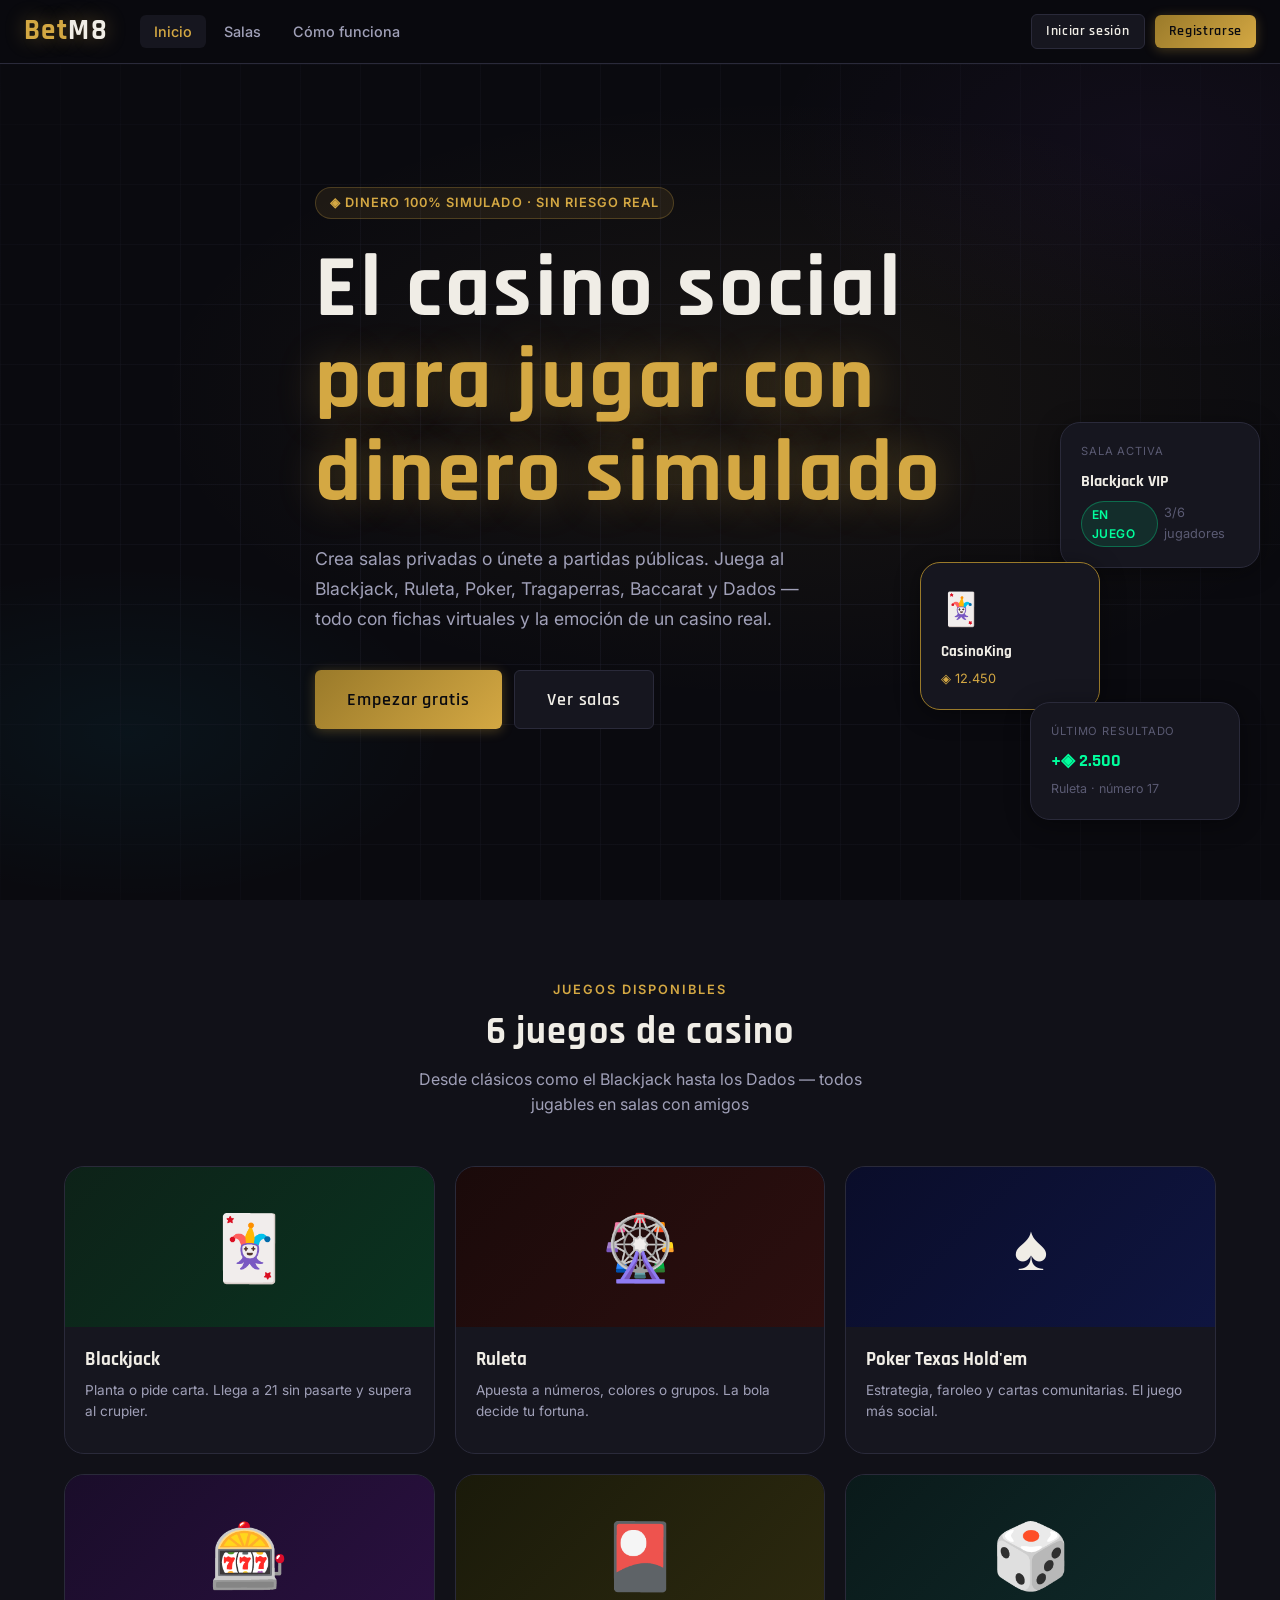
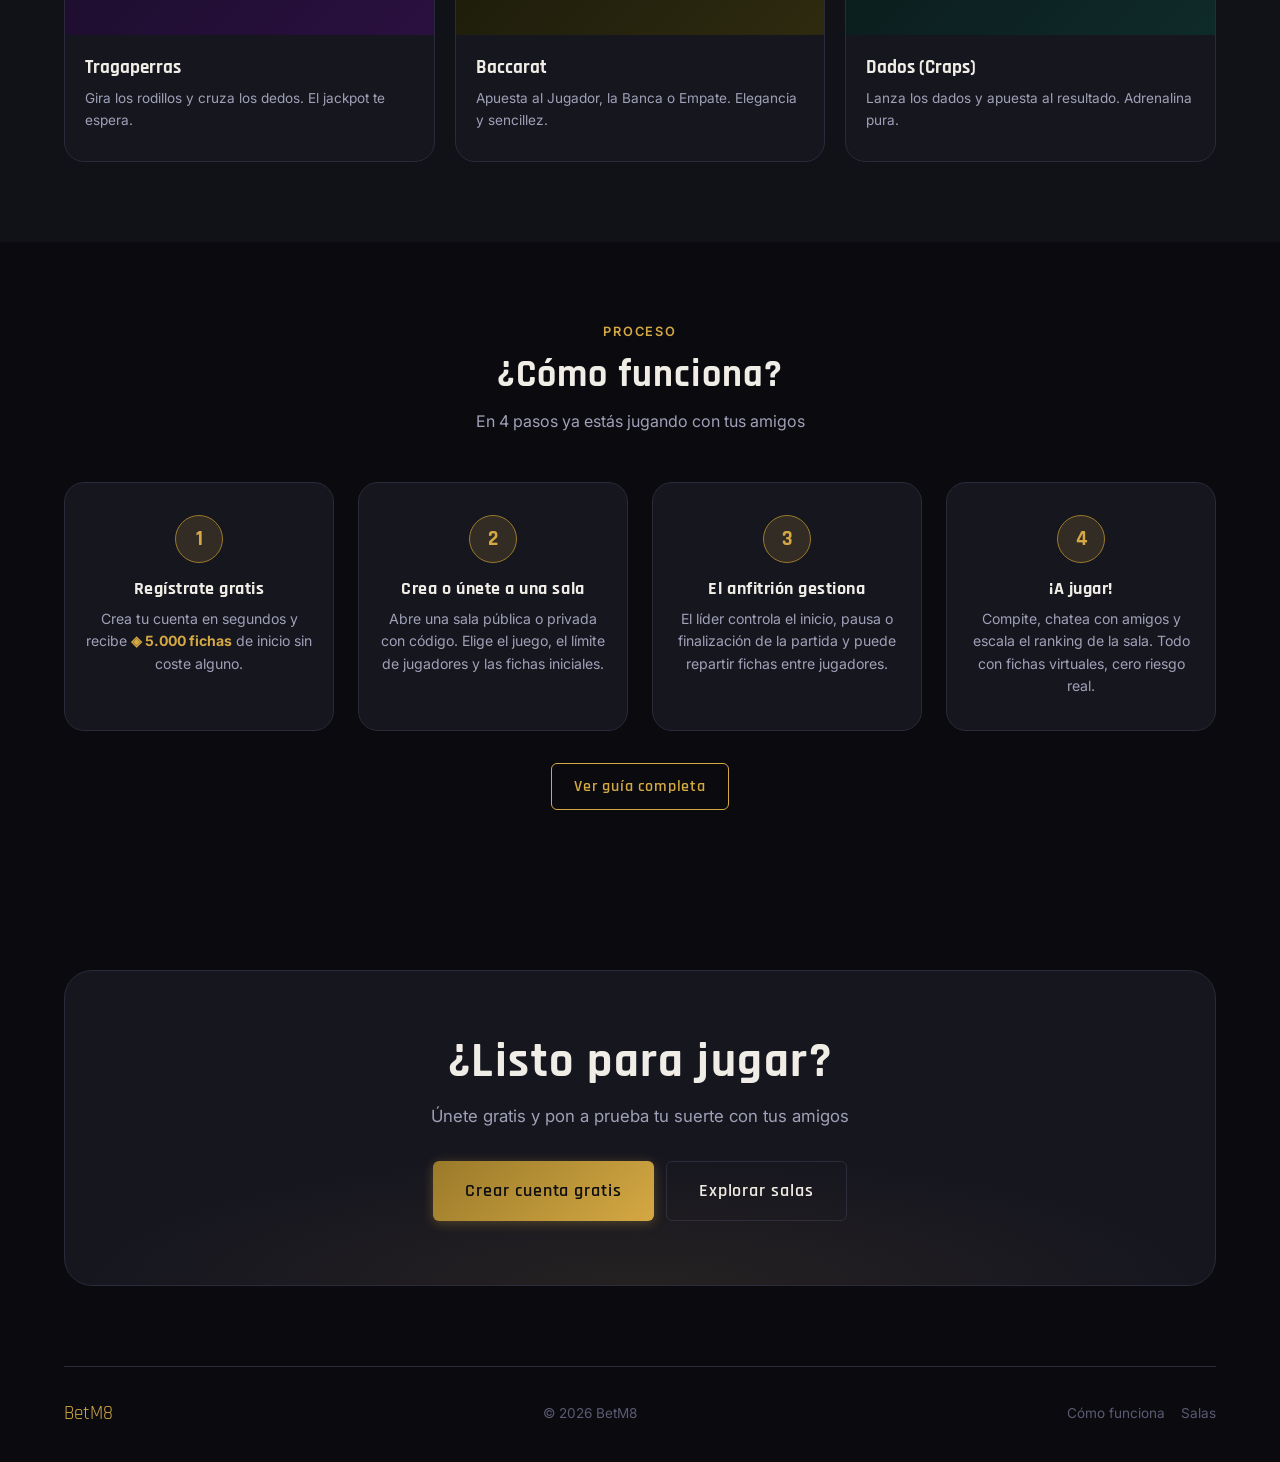
<file: frontend/index.html>
<!DOCTYPE html>
<html lang="es">
<head>
  <meta charset="UTF-8">
  <meta name="viewport" content="width=device-width, initial-scale=1.0">
  <title>BetM8 — Casino Social Online</title>
  <link rel="stylesheet" href="css/global.css">
  <style>
    /* ---- HERO ---- */
    .hero {
      min-height: calc(100vh - 64px);
      display: flex;
      align-items: center;
      position: relative;
      overflow: hidden;
      padding: 80px 0;
    }

    .hero-bg {
      position: absolute;
      inset: 0;
      background:
        radial-gradient(ellipse 80% 60% at 60% 40%, rgba(212,168,67,0.07) 0%, transparent 60%),
        radial-gradient(ellipse 50% 40% at 10% 80%, rgba(0,207,255,0.05) 0%, transparent 50%),
        radial-gradient(ellipse 60% 50% at 90% 10%, rgba(168,85,247,0.05) 0%, transparent 50%);
      pointer-events: none;
    }

    .hero-grid {
      position: absolute;
      inset: 0;
      background-image:
        linear-gradient(rgba(42,42,58,0.3) 1px, transparent 1px),
        linear-gradient(90deg, rgba(42,42,58,0.3) 1px, transparent 1px);
      background-size: 60px 60px;
      pointer-events: none;
      mask-image: radial-gradient(ellipse 80% 80% at 50% 50%, black 30%, transparent 100%);
    }

    .hero-content {
      position: relative;
      z-index: 1;
      max-width: 650px;
    }

    .hero-eyebrow {
      display: inline-flex;
      align-items: center;
      gap: 8px;
      background: rgba(212,168,67,0.1);
      border: 1px solid rgba(212,168,67,0.25);
      border-radius: 999px;
      padding: 5px 14px;
      font-size: 0.8rem;
      font-weight: 600;
      color: var(--gold);
      letter-spacing: 0.08em;
      text-transform: uppercase;
      margin-bottom: 24px;
    }

    .hero h1 {
      font-family: var(--font-display);
      font-size: clamp(3rem, 7vw, 5.5rem);
      line-height: 1.05;
      margin-bottom: 24px;
    }

    .hero h1 .line-gold {
      color: var(--gold);
      display: block;
      text-shadow: 0 0 40px rgba(212,168,67,0.3);
    }

    .hero-desc {
      font-size: 1.1rem;
      color: var(--text-secondary);
      line-height: 1.7;
      margin-bottom: 36px;
      max-width: 520px;
    }

    .hero-cta {
      display: flex;
      gap: 12px;
      flex-wrap: wrap;
      margin-bottom: 48px;
    }

    .hero-visual {
      position: absolute;
      right: 0;
      top: 50%;
      transform: translateY(-50%);
      width: 480px;
      pointer-events: none;
    }

    .floating-card {
      background: var(--bg-card);
      border: 1px solid var(--border);
      border-radius: var(--radius-lg);
      padding: 20px;
      position: absolute;
      animation: float 4s ease-in-out infinite;
      box-shadow: var(--shadow-card);
    }

    .floating-card.c1 { top: -60px; right: 20px; width: 200px; animation-delay: 0s; }
    .floating-card.c2 { top: 80px; right: 180px; width: 180px; animation-delay: 1.5s; border-color: var(--gold-dark); }
    .floating-card.c3 { top: 220px; right: 40px; width: 210px; animation-delay: 0.8s; }

    @keyframes float {
      0%, 100% { transform: translateY(0); }
      50%       { transform: translateY(-12px); }
    }

    .section { padding: 80px 0; }
    .section-header { text-align: center; margin-bottom: 48px; }
    .section-eyebrow {
      font-size: 0.8rem;
      font-weight: 600;
      color: var(--gold);
      letter-spacing: 0.15em;
      text-transform: uppercase;
      margin-bottom: 10px;
    }
    .section-title {
      font-family: var(--font-display);
      font-size: clamp(1.8rem, 3vw, 2.8rem);
      margin-bottom: 12px;
    }
    .section-subtitle { color: var(--text-secondary); font-size: 1rem; max-width: 500px; margin: 0 auto; }

    .games-grid {
      display: grid;
      grid-template-columns: repeat(auto-fill, minmax(280px, 1fr));
      gap: 20px;
    }

    .game-card {
      background: var(--bg-card);
      border: 1px solid var(--border);
      border-radius: var(--radius-lg);
      overflow: hidden;
      cursor: pointer;
      text-decoration: none;
      color: inherit;
      transition: transform 0.25s, box-shadow 0.25s, border-color 0.25s;
      display: block;
    }

    .game-card:hover {
      transform: translateY(-4px);
      box-shadow: 0 12px 40px rgba(0,0,0,0.5);
      border-color: var(--gold-dark);
    }

    .game-thumb {
      height: 160px;
      display: flex;
      align-items: center;
      justify-content: center;
      font-size: 4rem;
      position: relative;
      overflow: hidden;
    }

    .game-thumb-bj   { background: linear-gradient(135deg, #0d2218 0%, #0a3320 100%); }
    .game-thumb-rl   { background: linear-gradient(135deg, #1a0a0a 0%, #2d0f0f 100%); }
    .game-thumb-pk   { background: linear-gradient(135deg, #0a0d2a 0%, #0f1540 100%); }
    .game-thumb-sl   { background: linear-gradient(135deg, #1a0d2a 0%, #2a1040 100%); }
    .game-thumb-bc   { background: linear-gradient(135deg, #1a1a0a 0%, #2d2a0f 100%); }
    .game-thumb-cr   { background: linear-gradient(135deg, #0a1a1a 0%, #0f2a2a 100%); }

    .game-thumb-glow {
      position: absolute;
      inset: 0;
      opacity: 0;
      transition: opacity 0.3s;
    }

    .game-card:hover .game-thumb-glow { opacity: 1; }

    .game-info { padding: 18px 20px; }
    .game-title {
      font-family: var(--font-display);
      font-size: 1.2rem;
      font-weight: 700;
      margin-bottom: 4px;
    }
    .game-desc { font-size: 0.85rem; color: var(--text-secondary); margin-bottom: 12px; }
    .steps-row {
      display: grid;
      grid-template-columns: repeat(auto-fill, minmax(220px, 1fr));
      gap: 24px;
    }

    .step-card {
      text-align: center;
      padding: 32px 20px;
      background: var(--bg-card);
      border: 1px solid var(--border);
      border-radius: var(--radius-lg);
    }

    .step-num {
      width: 48px;
      height: 48px;
      border-radius: 50%;
      background: var(--gold-glow);
      border: 1px solid var(--gold-dark);
      display: flex;
      align-items: center;
      justify-content: center;
      font-family: var(--font-display);
      font-size: 1.3rem;
      font-weight: 700;
      color: var(--gold);
      margin: 0 auto 16px;
    }

    .step-card h3 {
      font-family: var(--font-display);
      font-size: 1.1rem;
      margin-bottom: 8px;
    }

    .step-card p { font-size: 0.88rem; color: var(--text-secondary); line-height: 1.6; }

    .cta-section {
      background: var(--bg-card);
      border: 1px solid var(--border);
      border-radius: var(--radius-xl);
      padding: 64px 48px;
      text-align: center;
      position: relative;
      overflow: hidden;
      margin: 80px 0;
    }

    .cta-section::before {
      content: '';
      position: absolute;
      inset: 0;
      background: radial-gradient(ellipse 70% 60% at 50% 100%, rgba(212,168,67,0.08) 0%, transparent 70%);
      pointer-events: none;
    }

    .cta-section h2 {
      font-family: var(--font-display);
      font-size: clamp(2rem, 4vw, 3rem);
      margin-bottom: 12px;
    }

    .cta-section p { color: var(--text-secondary); margin-bottom: 32px; font-size: 1.05rem; }

    footer {
      border-top: 1px solid var(--border);
      padding: 32px 0;
      display: flex;
      align-items: center;
      justify-content: space-between;
      flex-wrap: wrap;
      gap: 16px;
      color: var(--text-muted);
      font-size: 0.85rem;
    }

    .footer-brand {
      font-family: var(--font-display);
      font-size: 1.2rem;
      color: var(--gold);
    }

    @media (max-width: 1100px) {
      .hero-visual { display: none; }
      .hero-content { max-width: 100%; }
    }
    @media (max-width: 900px) {
      .cta-section { padding: 40px 24px; }
    }
  </style>
</head>
<body>
  <nav class="navbar" id="betm8-nav"></nav>

  <section class="hero">
    <div class="hero-bg"></div>
    <div class="hero-grid"></div>
    <div class="container">
      <div class="hero-content">
        <div class="hero-eyebrow">◈ Dinero 100% simulado · Sin riesgo real</div>
        <h1>
          El casino social
          <span class="line-gold">para jugar con dinero simulado</span>
        </h1>
        <p class="hero-desc">
          Crea salas privadas o únete a partidas públicas. Juega al Blackjack, Ruleta, Poker, Tragaperras, Baccarat y Dados — todo con fichas virtuales y la emoción de un casino real.
        </p>
        <div class="hero-cta">
          <a href="register.html" class="btn btn-primary btn-lg">Empezar gratis</a>
          <a href="lobby.html" class="btn btn-ghost btn-lg">Ver salas</a>
        </div>
      </div>
    </div>

    <div class="hero-visual">
      <div class="floating-card c1">
        <div style="font-size:0.7rem;color:var(--text-muted);margin-bottom:8px;text-transform:uppercase;letter-spacing:0.08em">Sala activa</div>
        <div style="font-family:var(--font-display);font-size:1rem;font-weight:700;margin-bottom:6px">Blackjack VIP</div>
        <div style="display:flex;gap:6px;align-items:center">
          <span class="badge badge-green">En juego</span>
          <span style="font-size:0.8rem;color:var(--text-muted)">3/6 jugadores</span>
        </div>
      </div>
      <div class="floating-card c2">
        <div style="font-size:2rem;margin-bottom:6px">🃏</div>
        <div style="font-family:var(--font-display);font-size:0.95rem;font-weight:700">CasinoKing</div>
        <div style="font-size:0.8rem;color:var(--gold);margin-top:4px">◈ 12.450</div>
      </div>
      <div class="floating-card c3">
        <div style="font-size:0.7rem;color:var(--text-muted);margin-bottom:6px;text-transform:uppercase;letter-spacing:0.08em">Último resultado</div>
        <div style="font-family:var(--font-display);font-size:1.1rem;color:var(--neon-green);font-weight:700">+◈ 2.500</div>
        <div style="font-size:0.78rem;color:var(--text-muted);margin-top:4px">Ruleta · número 17</div>
      </div>
    </div>
  </section>

  <section class="section" style="background: var(--bg-surface);">
    <div class="container">
      <div class="section-header">
        <div class="section-eyebrow">Juegos disponibles</div>
        <h2 class="section-title">6 juegos de casino</h2>
        <p class="section-subtitle">Desde clásicos como el Blackjack hasta los Dados — todos jugables en salas con amigos</p>
      </div>
      <div class="games-grid">
        <a href="blackjack.html" class="game-card">
          <div class="game-thumb game-thumb-bj"><span>🃏</span><div class="game-thumb-glow" style="background:radial-gradient(circle,rgba(0,255,157,0.1),transparent)"></div></div>
          <div class="game-info"><div class="game-title">Blackjack</div><div class="game-desc">Planta o pide carta. Llega a 21 sin pasarte y supera al crupier.</div></div>
        </a>
        <a href="ruleta.html" class="game-card">
          <div class="game-thumb game-thumb-rl"><span>🎡</span><div class="game-thumb-glow" style="background:radial-gradient(circle,rgba(255,68,102,0.1),transparent)"></div></div>
          <div class="game-info"><div class="game-title">Ruleta</div><div class="game-desc">Apuesta a números, colores o grupos. La bola decide tu fortuna.</div></div>
        </a>
        <a href="poker.html" class="game-card">
          <div class="game-thumb game-thumb-pk"><span>♠️</span><div class="game-thumb-glow" style="background:radial-gradient(circle,rgba(0,207,255,0.1),transparent)"></div></div>
          <div class="game-info"><div class="game-title">Poker Texas Hold'em</div><div class="game-desc">Estrategia, faroleo y cartas comunitarias. El juego más social.</div></div>
        </a>
        <a href="slots.html" class="game-card">
          <div class="game-thumb game-thumb-sl"><span>🎰</span><div class="game-thumb-glow" style="background:radial-gradient(circle,rgba(168,85,247,0.1),transparent)"></div></div>
          <div class="game-info"><div class="game-title">Tragaperras</div><div class="game-desc">Gira los rodillos y cruza los dedos. El jackpot te espera.</div></div>
        </a>
        <a href="baccarat.html" class="game-card">
          <div class="game-thumb game-thumb-bc"><span>🎴</span><div class="game-thumb-glow" style="background:radial-gradient(circle,rgba(212,168,67,0.1),transparent)"></div></div>
          <div class="game-info"><div class="game-title">Baccarat</div><div class="game-desc">Apuesta al Jugador, la Banca o Empate. Elegancia y sencillez.</div></div>
        </a>
        <a href="dados.html" class="game-card">
          <div class="game-thumb game-thumb-cr"><span>🎲</span><div class="game-thumb-glow" style="background:radial-gradient(circle,rgba(0,207,255,0.12),transparent)"></div></div>
          <div class="game-info"><div class="game-title">Dados (Craps)</div><div class="game-desc">Lanza los dados y apuesta al resultado. Adrenalina pura.</div></div>
        </a>
      </div>
    </div>
  </section>

  <section class="section">
    <div class="container">
      <div class="section-header">
        <div class="section-eyebrow">Proceso</div>
        <h2 class="section-title">¿Cómo funciona?</h2>
        <p class="section-subtitle">En 4 pasos ya estás jugando con tus amigos</p>
      </div>
      <div class="steps-row">
        <div class="step-card"><div class="step-num">1</div><h3>Regístrate gratis</h3><p>Crea tu cuenta en segundos y recibe <strong style="color:var(--gold)">◈ 5.000 fichas</strong> de inicio sin coste alguno.</p></div>
        <div class="step-card"><div class="step-num">2</div><h3>Crea o únete a una sala</h3><p>Abre una sala pública o privada con código. Elige el juego, el límite de jugadores y las fichas iniciales.</p></div>
        <div class="step-card"><div class="step-num">3</div><h3>El anfitrión gestiona</h3><p>El líder controla el inicio, pausa o finalización de la partida y puede repartir fichas entre jugadores.</p></div>
        <div class="step-card"><div class="step-num">4</div><h3>¡A jugar!</h3><p>Compite, chatea con amigos y escala el ranking de la sala. Todo con fichas virtuales, cero riesgo real.</p></div>
      </div>
      <div style="text-align:center;margin-top:32px">
        <a href="como-funciona.html" class="btn btn-outline">Ver guía completa</a>
      </div>
    </div>
  </section>

  <div class="container">
    <div class="cta-section">
      <h2>¿Listo para jugar?</h2>
      <p>Únete gratis y pon a prueba tu suerte con tus amigos</p>
      <div style="display:flex;gap:12px;justify-content:center;flex-wrap:wrap">
        <a href="register.html" class="btn btn-primary btn-lg">Crear cuenta gratis</a>
        <a href="lobby.html" class="btn btn-ghost btn-lg">Explorar salas</a>
      </div>
    </div>
  </div>

  <div class="container">
    <footer>
      <div class="footer-brand">BetM8</div>
      <div>© 2026 BetM8</div>
      <div style="display:flex;gap:16px">
        <a href="como-funciona.html" style="color:var(--text-muted);text-decoration:none">Cómo funciona</a>
        <a href="lobby.html" style="color:var(--text-muted);text-decoration:none">Salas</a>
      </div>
    </footer>
  </div>

  <script src="js/app.js"></script>
</body>
</html>
</file>
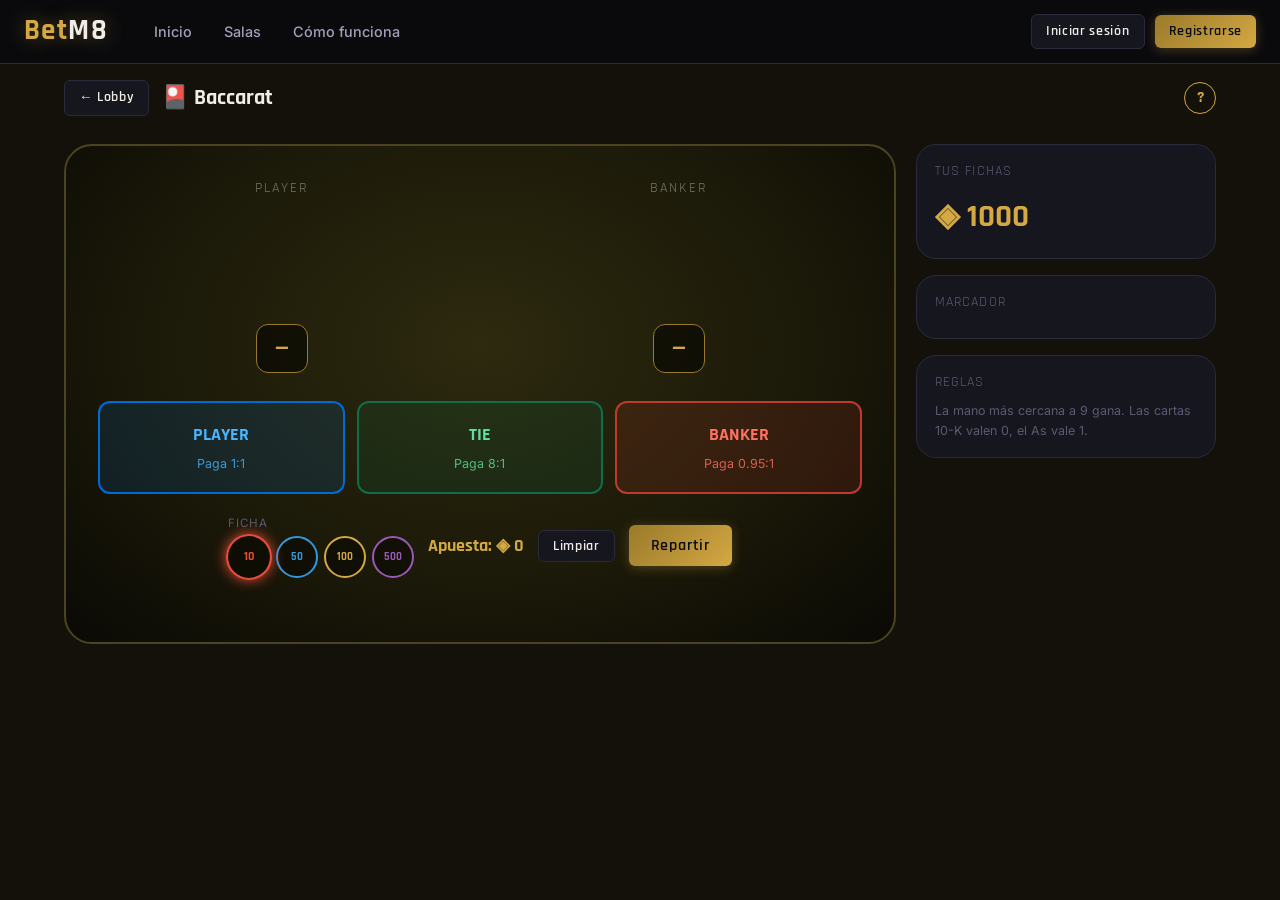
<file: frontend/baccarat.html>
<!DOCTYPE html>
<html lang="es">
<head>
<meta charset="UTF-8">
<meta name="viewport" content="width=device-width, initial-scale=1.0">
<title>Baccarat — BetM8</title>
<link rel="stylesheet" href="css/global.css">
<style>
body { background:#14110a; }
.game-layout { display:grid; grid-template-columns:1fr 300px; gap:20px; padding:20px 0 40px; align-items:start; }
.bc-table {
  background: radial-gradient(ellipse at 50% 40%, #2d2a0f 0%, #1a1808 60%, #0a0905 100%);
  border: 2px solid #4a4520;
  border-radius: var(--radius-xl);
  padding: 32px;
  position: relative;
  min-height: 500px;
}
.bc-zones { display: grid; grid-template-columns: 1fr 1fr; gap: 30px; margin-bottom: 28px; }
.bc-zone { text-align: center; }
.bc-zone-label { font-family: var(--font-display); font-size: 0.85rem; color: rgba(255,255,255,0.4); text-transform: uppercase; letter-spacing: 0.15em; margin-bottom: 12px; }
.bc-cards { display: flex; gap: 6px; justify-content: center; min-height: 100px; margin-bottom: 12px; }
.bc-card {
  width: 60px; height: 86px; background: #fff; color: #111; border-radius: 6px;
  display: flex; flex-direction: column; justify-content: space-between;
  padding: 5px 6px; font-size: 0.9rem; font-weight: 700;
  box-shadow: 2px 3px 8px rgba(0,0,0,0.5);
  position: relative; animation: cardDeal 0.3s ease;
}
@keyframes cardDeal { from { transform: scale(0.5) translateY(-20px); } to { transform: scale(1); } }
.bc-card.red { color: #cc0000; }
.bc-card .center { position: absolute; top: 50%; left: 50%; transform: translate(-50%,-50%); font-size: 1.2rem; }
.bc-score {
  background: rgba(0,0,0,0.5); border: 1px solid var(--gold-dark); border-radius: var(--radius-md);
  padding: 6px 18px; font-family: var(--font-display); font-size: 1.4rem; font-weight: 700; color: var(--gold);
  display: inline-block;
}

.bet-zones { display: grid; grid-template-columns: 1fr 1fr 1fr; gap: 12px; }
.bet-zone {
  cursor: pointer;
  border-radius: var(--radius-md); padding: 18px 12px; text-align: center;
  border: 2px solid; transition: all 0.2s; position: relative;
}
.bet-zone:hover { filter: brightness(1.2); }
.bet-zone.player { background: rgba(0,107,210,0.15); border-color: #006bd2; color: #4ab4ff; }
.bet-zone.tie { background: rgba(13,110,74,0.15); border-color: #0d6e4a; color: #5fdf9d; }
.bet-zone.banker { background: rgba(192,57,43,0.15); border-color: #c0392b; color: #ff7060; }
.bet-zone-label { font-family: var(--font-display); font-size: 1.1rem; font-weight: 700; margin-bottom: 4px; }
.bet-zone-payout { font-size: 0.78rem; opacity: 0.8; }
.bet-zone-chip { position: absolute; top: 50%; left: 50%; transform: translate(-50%,-50%); width: 32px; height: 32px; border-radius: 50%; background: var(--gold); color: #000; font-weight: 700; display: flex; align-items: center; justify-content: center; font-size: 0.75rem; border: 2px solid #fff; pointer-events: none; }

.controls { display:flex; gap:14px; align-items:center; justify-content:center; flex-wrap:wrap; margin-top: 20px; }
.chip-row-bc { display: flex; gap: 6px; }
.chip-bc {
  width: 42px; height: 42px; border-radius: 50%; border: 2px solid; cursor: pointer;
  font-family: var(--font-display); font-size: 0.7rem; font-weight: 700;
  background: rgba(0,0,0,0.4); transition: transform 0.15s;
}
.chip-bc.selected { box-shadow: 0 0 12px currentColor; transform: scale(1.1); }
.side-panel { display:flex; flex-direction:column; gap:16px; }
.info-card { background: var(--bg-card); border: 1px solid var(--border); border-radius: var(--radius-lg); padding: 16px 18px; }
.info-card-title { font-family: var(--font-display); font-size: 0.85rem; color: var(--text-muted); text-transform: uppercase; letter-spacing: 0.08em; margin-bottom: 8px; }
.scoreboard { display: flex; gap: 4px; flex-wrap: wrap; }
.sb-dot { width: 22px; height: 22px; border-radius: 50%; display: flex; align-items: center; justify-content: center; font-size: 0.65rem; font-weight: 700; color: #fff; }
.sb-dot.P { background: #006bd2; }
.sb-dot.B { background: #c0392b; }
.sb-dot.T { background: #0d6e4a; }
@media (max-width: 768px) { .game-layout { grid-template-columns: 1fr; } }
.help-btn {
  width: 32px; height: 32px;
  border-radius: 50%;
  border: 1px solid var(--gold);
  background: transparent;
  color: var(--gold);
  font-family: var(--font-display);
  font-size: 1rem;
  font-weight: 700;
  cursor: pointer;
  transition: background 0.15s;
}
.help-btn:hover { background: var(--gold-glow); }
.help-modal-overlay {
  position: fixed; inset: 0;
  background: rgba(0,0,0,0.7);
  backdrop-filter: blur(4px);
  display: none; align-items: center; justify-content: center;
  z-index: 300;
}
.help-modal-overlay.show { display: flex; }
.help-modal {
  background: var(--bg-card);
  border: 1px solid var(--border);
  border-radius: var(--radius-xl);
  padding: 28px 32px;
  max-width: 480px;
  width: 90%;
  position: relative;
  max-height: 80vh;
  overflow-y: auto;
}
.help-modal-title {
  font-family: var(--font-display);
  font-size: 1.2rem;
  color: var(--gold);
  margin-bottom: 14px;
}
.help-modal-body {
  font-size: 0.88rem;
  color: var(--text-secondary);
  line-height: 1.6;
}
.help-modal-close {
  position: absolute;
  top: 12px; right: 16px;
  background: none; border: none;
  color: var(--text-muted);
  font-size: 1.4rem;
  cursor: pointer;
}
.help-modal-close:hover { color: #fff; }
</style>
</head>
<body>
<nav class="navbar" id="betm8-nav"></nav>
<div class="container">
<div style="padding:16px 0 8px;display:flex;align-items:center;gap:12px;flex-wrap:wrap">
<a href="lobby.html" class="btn btn-ghost btn-sm">← Lobby</a>
<div style="font-family:var(--font-display);font-size:1.4rem;font-weight:700;white-space:nowrap">🎴 Baccarat</div>
<div id="room-info-bar" style="margin-left:auto"></div>
<button class="help-btn" onclick="document.getElementById('help-modal').classList.add('show')">?</button>
</div>

<div class="game-layout">
<div>
<div class="bc-table">
<div class="bc-zones">
<div class="bc-zone">
<div class="bc-zone-label">Player</div>
<div class="bc-cards" id="player-cards"></div>
<div class="bc-score" id="player-score">—</div>
</div>
<div class="bc-zone">
<div class="bc-zone-label">Banker</div>
<div class="bc-cards" id="banker-cards"></div>
<div class="bc-score" id="banker-score">—</div>
</div>
</div>

<div class="bet-zones">
<div class="bet-zone player" id="bet-player" onclick="bet('player')">
<div class="bet-zone-label">PLAYER</div>
<div class="bet-zone-payout">Paga 1:1</div>
</div>
<div class="bet-zone tie" id="bet-tie" onclick="bet('tie')">
<div class="bet-zone-label">TIE</div>
<div class="bet-zone-payout">Paga 8:1</div>
</div>
<div class="bet-zone banker" id="bet-banker" onclick="bet('banker')">
<div class="bet-zone-label">BANKER</div>
<div class="bet-zone-payout">Paga 0.95:1</div>
</div>
</div>

<div class="controls">
<div>
<div style="font-size:0.72rem;color:var(--text-muted);text-transform:uppercase;letter-spacing:0.08em;margin-bottom:4px">Ficha</div>
<div class="chip-row-bc">
<button class="chip-bc selected" style="border-color:#e74c3c;color:#e74c3c" onclick="selChip(10,this)">10</button>
<button class="chip-bc" style="border-color:#3498db;color:#3498db" onclick="selChip(50,this)">50</button>
<button class="chip-bc" style="border-color:var(--gold);color:var(--gold)" onclick="selChip(100,this)">100</button>
<button class="chip-bc" style="border-color:#9b59b6;color:#9b59b6" onclick="selChip(500,this)">500</button>
</div>
</div>
<div style="font-family:var(--font-display);font-size:1.1rem;color:var(--gold);font-weight:700">Apuesta: ◈ <span id="bet-display">0</span></div>
<button class="btn btn-ghost btn-sm" onclick="clearBet()">Limpiar</button>
<button class="btn btn-primary" onclick="deal()">Repartir</button>
</div>
</div>
</div>

<div class="side-panel">
<div class="info-card">
<div class="info-card-title">Tus fichas</div>
<div style="font-family:var(--font-display);font-size:2rem;font-weight:700;color:var(--gold)">◈ <span id="balance-display">0</span></div>
</div>
<div class="info-card">
<div class="info-card-title">Marcador</div>
<div class="scoreboard" id="scoreboard"></div>
</div>
<div class="info-card">
<div class="info-card-title">Reglas</div>
<div style="font-size:0.78rem;color:var(--text-muted);line-height:1.6">
La mano más cercana a 9 gana. Las cartas 10-K valen 0, el As vale 1.
</div>
</div>
<a href="gestion-sala.html" id="host-link" class="btn btn-outline btn-sm" style="display:none;text-align:center">Panel de anfitrión</a>
</div>
</div>
</div>

<div class="help-modal-overlay" id="help-modal">
<div class="help-modal">
<button class="help-modal-close" onclick="document.getElementById('help-modal').classList.remove('show')">&times;</button>
<div class="help-modal-title">Cómo jugar — Baccarat</div>
<div class="help-modal-body">Apuesta a Player, Banker o Tie antes de repartir. Se reparten 2 cartas a cada lado, gana el más cercano a 9. Las figuras y el 10 valen 0, el As vale 1. Si la suma supera 9 se resta 10. Player paga 1:1, Banker paga 0.95:1, Tie paga 8:1.</div>
</div>
</div>

<script src="js/app.js"></script>
<script>
const SUITS=['♠','♥','♦','♣']; const VALUES=['A','2','3','4','5','6','7','8','9','10','J','Q','K'];
const RED=new Set(['♥','♦']);
let deck=[], balance=0, currentBet=0, betType=null, chipValue=10;
const scoreboard = [];

const params = new URLSearchParams(window.location.search);
const roomId = params.get('room');

async function init() {
  const user = BetM8.getUser();
  balance = user ? (user.coins || 1000) : 1000;
  if (roomId) {
    // Intentamos API, si falla usamos localStorage
    const room = await BetM8.getRoom(roomId);
    if (room) {
      const jugadores = room.jugadores || room.players || [];
      const me = jugadores.find(p => (p.usuario_id || p.id) === user?.id);
      if (me) balance = me.fichas || me.coins || balance;
      document.getElementById('room-info-bar').innerHTML = `<span class="badge badge-blue">${room.nombre || room.name}</span>`;
      const hostId = room.host_id || room.hostId;
      if (hostId === user?.id) { const hl = document.getElementById('host-link'); hl.href = 'gestion-sala.html?room='+roomId; hl.style.display='block'; }
    }
  }
  updateBalance();
}

function buildDeck() {
  deck = [];
  for (const s of SUITS) for (const v of VALUES) deck.push({s,v});
  for (let i=deck.length-1;i>0;i--) { const j=Math.floor(Math.random()*(i+1)); [deck[i],deck[j]]=[deck[j],deck[i]]; }
}
function cardVal(c) { if (['10','J','Q','K'].includes(c.v)) return 0; if (c.v === 'A') return 1; return parseInt(c.v); }
function handVal(h) { return h.reduce((s,c) => (s + cardVal(c)) % 10, 0); }

function selChip(v, btn) {
  chipValue = v;
  document.querySelectorAll('.chip-bc').forEach(b => b.classList.remove('selected'));
  btn.classList.add('selected');
}

function bet(type) {
  if (chipValue > balance) { BetM8.toast('Fichas insuficientes','warning'); return; }
  if (betType && betType !== type) { BetM8.toast('Limpia tu apuesta primero','warning'); return; }
  balance -= chipValue;
  currentBet += chipValue;
  betType = type;
  updateBalance();
  document.getElementById('bet-display').textContent = currentBet;
  const zone = document.getElementById('bet-' + type);
  let chip = zone.querySelector('.bet-zone-chip');
  if (!chip) { chip = document.createElement('div'); chip.className = 'bet-zone-chip'; zone.appendChild(chip); }
  chip.textContent = currentBet;
}

function clearBet() {
  balance += currentBet;
  currentBet = 0; betType = null;
  document.querySelectorAll('.bet-zone-chip').forEach(c => c.remove());
  document.getElementById('bet-display').textContent = '0';
  updateBalance();
}

function renderCard(c) {
  const isRed = RED.has(c.s);
  return `<div class="bc-card ${isRed?'red':''}">
    <div>${c.v}${c.s}</div>
    <div class="center">${c.s}</div>
  </div>`;
}

function deal() {
  if (currentBet === 0) { BetM8.toast('Haz una apuesta primero','warning'); return; }
  buildDeck();
  const player = [deck.pop(), deck.pop()];
  const banker = [deck.pop(), deck.pop()];
  if (handVal(player) <= 5) player.push(deck.pop());
  if (handVal(banker) <= 5) banker.push(deck.pop());

  document.getElementById('player-cards').innerHTML = player.map(renderCard).join('');
  document.getElementById('banker-cards').innerHTML = banker.map(renderCard).join('');
  const ps = handVal(player), bs = handVal(banker);
  document.getElementById('player-score').textContent = ps;
  document.getElementById('banker-score').textContent = bs;

  let result = ps > bs ? 'player' : (bs > ps ? 'banker' : 'tie');
  scoreboard.unshift(result === 'player' ? 'P' : result === 'banker' ? 'B' : 'T');
  if (scoreboard.length > 24) scoreboard.pop();
  document.getElementById('scoreboard').innerHTML = scoreboard.map(r => `<div class="sb-dot ${r}">${r}</div>`).join('');

  let win = 0;
  if (result === betType) {
    if (betType === 'player') win = currentBet * 2;
    else if (betType === 'banker') win = Math.floor(currentBet * 1.95);
    else win = currentBet * 9;
    balance += win;
    BetM8.toast('¡Ganas ◈' + win.toLocaleString('es-ES') + '!','success');
  } else {
    BetM8.toast('Pierdes','info');
  }

  currentBet = 0; betType = null;
  document.querySelectorAll('.bet-zone-chip').forEach(c => c.remove());
  document.getElementById('bet-display').textContent = '0';
  updateBalance();
  saveBalance();
}

function updateBalance() { document.getElementById('balance-display').textContent = balance.toLocaleString('es-ES'); }
async function saveBalance() {
  const user = BetM8.getUser(); if (!user) return;
  user.coins = balance; BetM8.setUser(user);
  BetM8.syncCoinsToServer(balance);
  if (roomId) {
    const room = await BetM8.getRoom(roomId);
    if (room) {
      const jugadores = room.jugadores || room.players || [];
      const me = jugadores.find(p => (p.usuario_id || p.id) === user.id);
      if (me) { me.fichas = balance; me.coins = balance; BetM8.updateRoom(roomId, { players: jugadores }); }
    }
  }
  BetM8.renderNavbar();
}

document.addEventListener('DOMContentLoaded', init);

document.getElementById('help-modal').addEventListener('click', function(e) {
  if (e.target === this) this.classList.remove('show');
});
</script>
</body>
</html>
</file>
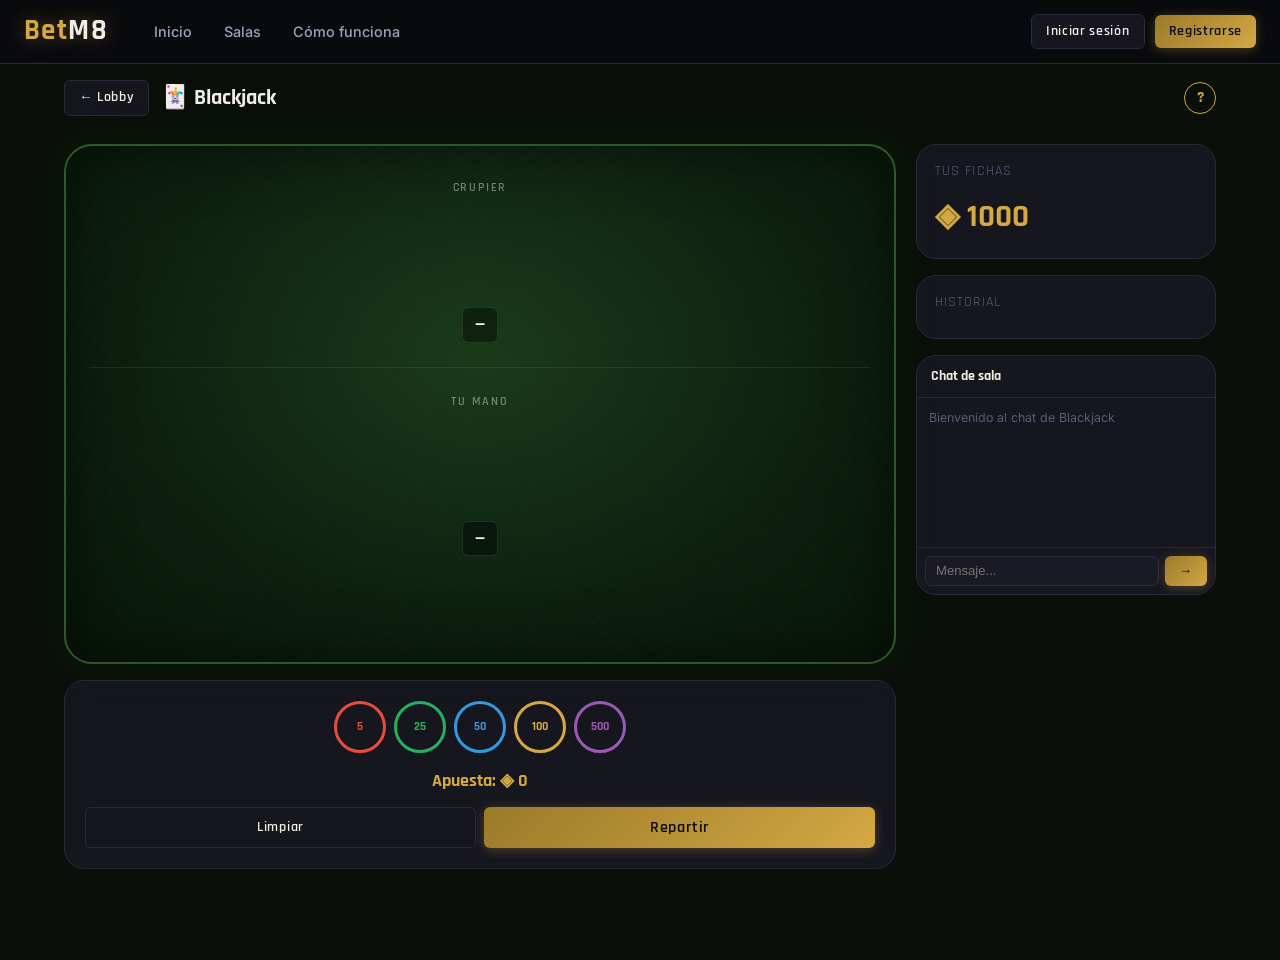
<file: frontend/blackjack.html>
﻿<!DOCTYPE html>
<html lang="es">
<head>
  <meta charset="UTF-8">
  <meta name="viewport" content="width=device-width, initial-scale=1.0">
  <title>Blackjack — BetM8</title>
  <link rel="stylesheet" href="css/global.css">
  <style>
    body { background: #0a0f0a; }

    .game-layout {
      display: grid;
      grid-template-columns: 1fr 300px;
      gap: 20px;
      padding: 20px 0 40px;
      min-height: calc(100vh - 64px);
      align-items: start;
    }

    /* Table felt */
    .bj-table {
      background: radial-gradient(ellipse at 50% 40%, #1a3a1a 0%, #0d2010 60%, #071508 100%);
      border: 2px solid #2a5a2a;
      border-radius: var(--radius-xl);
      padding: 32px 24px;
      min-height: 520px;
      display: flex;
      flex-direction: column;
      gap: 20px;
      position: relative;
      overflow: hidden;
      box-shadow: inset 0 0 60px rgba(0,0,0,0.5), 0 0 40px rgba(0,80,0,0.2);
    }

    .bj-table::before {
      content: '';
      position: absolute;
      inset: 0;
      background: repeating-linear-gradient(
        45deg, rgba(255,255,255,0.01) 0px, rgba(255,255,255,0.01) 1px,
        transparent 1px, transparent 8px
      );
      pointer-events: none;
    }

    .bj-zone {
      display: flex;
      flex-direction: column;
      align-items: center;
      gap: 10px;
    }

    .bj-zone-label {
      font-family: var(--font-display);
      font-size: 0.75rem;
      font-weight: 600;
      letter-spacing: 0.15em;
      text-transform: uppercase;
      color: rgba(255,255,255,0.4);
    }

    .bj-cards {
      display: flex;
      gap: -6px;
      flex-wrap: wrap;
      justify-content: center;
      min-height: 90px;
    }

    .card {
      width: 62px;
      height: 88px;
      background: #fff;
      border-radius: 6px;
      border: 1px solid #ddd;
      display: flex;
      flex-direction: column;
      justify-content: space-between;
      padding: 5px 6px;
      margin-left: -8px;
      box-shadow: 2px 3px 8px rgba(0,0,0,0.4);
      font-size: 0.9rem;
      font-weight: 700;
      animation: cardDeal 0.3s ease;
      position: relative;
      flex-shrink: 0;
    }

    .card:first-child { margin-left: 0; }

    @keyframes cardDeal {
      from { transform: scale(0.6) translateY(-30px); opacity: 0; }
      to   { transform: scale(1) translateY(0); opacity: 1; }
    }

    .card.red { color: #c00; }
    .card.black { color: #111; }

    .card-back {
      background: linear-gradient(135deg, #1a3a8a 25%, #0f2060 100%);
      border-color: #1a3a8a;
    }
    .card-back::after {
      content: '♦';
      position: absolute; inset: 0;
      display: flex; align-items: center; justify-content: center;
      font-size: 2rem;
      color: rgba(255,255,255,0.15);
    }

    .card-center {
      font-size: 1.1rem;
      text-align: center;
      position: absolute;
      top: 50%; left: 50%;
      transform: translate(-50%, -50%);
    }

    .bj-score {
      background: rgba(0,0,0,0.4);
      border: 1px solid rgba(255,255,255,0.1);
      border-radius: var(--radius-sm);
      padding: 4px 12px;
      font-family: var(--font-display);
      font-size: 1rem;
      font-weight: 700;
      color: #fff;
    }

    .bj-divider {
      height: 1px;
      background: rgba(255,255,255,0.08);
      margin: 4px 0;
    }

    /* Result banner */
    .result-banner {
      position: absolute;
      inset: 0;
      display: none;
      align-items: center;
      justify-content: center;
      background: rgba(0,0,0,0.7);
      border-radius: var(--radius-xl);
      z-index: 10;
      flex-direction: column;
      gap: 12px;
    }
    .result-banner.show { display: flex; animation: fadeIn 0.4s; }
    @keyframes fadeIn { from { opacity:0 } to { opacity:1 } }

    .result-title {
      font-family: var(--font-display);
      font-size: 3rem;
      font-weight: 700;
      text-shadow: 0 0 30px currentColor;
    }
    .result-title.win  { color: var(--neon-green); }
    .result-title.lose { color: var(--neon-red); }
    .result-title.push { color: var(--gold); }

    /* Bet controls */
    .bet-panel {
      background: var(--bg-card);
      border: 1px solid var(--border);
      border-radius: var(--radius-lg);
      padding: 20px;
      margin-bottom: 16px;
    }

    .chips-row {
      display: flex;
      gap: 8px;
      flex-wrap: wrap;
      justify-content: center;
      margin-bottom: 14px;
    }

    .chip-btn {
      width: 52px; height: 52px;
      border-radius: 50%;
      border: 3px solid;
      display: flex; align-items: center; justify-content: center;
      cursor: pointer;
      font-family: var(--font-display);
      font-size: 0.75rem;
      font-weight: 700;
      transition: transform 0.15s, box-shadow 0.15s;
      background: transparent;
    }
    .chip-btn:hover { transform: scale(1.1); }

    .chip-5    { border-color: #e74c3c; color: #e74c3c; }
    .chip-25   { border-color: #27ae60; color: #27ae60; }
    .chip-50   { border-color: #3498db; color: #3498db; }
    .chip-100  { border-color: var(--gold); color: var(--gold); }
    .chip-500  { border-color: #9b59b6; color: #9b59b6; }

    .current-bet {
      text-align: center;
      font-family: var(--font-display);
      font-size: 1.1rem;
      font-weight: 700;
      color: var(--gold);
      margin-bottom: 12px;
    }

    .action-btns {
      display: grid;
      grid-template-columns: 1fr 1fr;
      gap: 8px;
    }

    /* Sidebar */
    .side-panel {
      display: flex;
      flex-direction: column;
      gap: 16px;
    }

    .info-card {
      background: var(--bg-card);
      border: 1px solid var(--border);
      border-radius: var(--radius-lg);
      padding: 16px 18px;
    }

    .info-card-title {
      font-family: var(--font-display);
      font-size: 0.85rem;
      color: var(--text-muted);
      text-transform: uppercase;
      letter-spacing: 0.08em;
      margin-bottom: 8px;
    }

    /* History */
    .history-item {
      display: flex;
      align-items: center;
      justify-content: space-between;
      padding: 7px 0;
      border-bottom: 1px solid rgba(42,42,58,0.4);
      font-size: 0.82rem;
    }
    .history-item:last-child { border-bottom: none; }

    /* Chat */
    .chat-box {
      background: var(--bg-card);
      border: 1px solid var(--border);
      border-radius: var(--radius-lg);
      overflow: hidden;
      display: flex;
      flex-direction: column;
      height: 240px;
    }
    .chat-box-header {
      padding: 10px 14px;
      border-bottom: 1px solid var(--border);
      font-family: var(--font-display);
      font-size: 0.85rem;
      font-weight: 700;
    }
    .chat-box-msgs {
      flex: 1;
      overflow-y: auto;
      padding: 10px 12px;
      display: flex;
      flex-direction: column;
      gap: 6px;
    }
    .chat-m { font-size: 0.78rem; }
    .chat-m-user { color: var(--gold); font-weight: 600; }
    .chat-m-text { color: var(--text-secondary); }
    .chat-box-input {
      border-top: 1px solid var(--border);
      display: flex;
      gap: 6px;
      padding: 8px;
    }
    .chat-box-input input {
      flex: 1;
      background: var(--bg-input);
      border: 1px solid var(--border);
      border-radius: var(--radius-sm);
      color: var(--text-primary);
      font-size: 0.82rem;
      padding: 6px 10px;
    }
    .chat-box-input input:focus { outline: none; border-color: var(--gold-dark); }

    @media (max-width: 768px) {
      .game-layout { grid-template-columns: 1fr; }
    }
    .help-btn {
      width: 32px; height: 32px;
      border-radius: 50%;
      border: 1px solid var(--gold);
      background: transparent;
      color: var(--gold);
      font-family: var(--font-display);
      font-size: 1rem;
      font-weight: 700;
      cursor: pointer;
      transition: background 0.15s;
    }
    .help-btn:hover { background: var(--gold-glow); }
    .help-modal-overlay {
      position: fixed; inset: 0;
      background: rgba(0,0,0,0.7);
      backdrop-filter: blur(4px);
      display: none; align-items: center; justify-content: center;
      z-index: 300;
    }
    .help-modal-overlay.show { display: flex; }
    .help-modal {
      background: var(--bg-card);
      border: 1px solid var(--border);
      border-radius: var(--radius-xl);
      padding: 28px 32px;
      max-width: 480px;
      width: 90%;
      position: relative;
      max-height: 80vh;
      overflow-y: auto;
    }
    .help-modal-title {
      font-family: var(--font-display);
      font-size: 1.2rem;
      color: var(--gold);
      margin-bottom: 14px;
    }
    .help-modal-body {
      font-size: 0.88rem;
      color: var(--text-secondary);
      line-height: 1.6;
    }
    .help-modal-close {
      position: absolute;
      top: 12px; right: 16px;
      background: none; border: none;
      color: var(--text-muted);
      font-size: 1.4rem;
      cursor: pointer;
    }
    .help-modal-close:hover { color: #fff; }
  </style>
</head>
<body>
  <nav class="navbar" id="betm8-nav"></nav>

  <div class="container">
    <div style="padding:16px 0 8px;display:flex;align-items:center;gap:12px;flex-wrap:wrap">
      <a href="lobby.html" class="btn btn-ghost btn-sm">← Lobby</a>
      <div style="font-family:var(--font-display);font-size:1.4rem;font-weight:700;white-space:nowrap">🃏 Blackjack</div>
      <div id="room-info-bar" style="margin-left:auto;display:flex;gap:8px;align-items:center"></div>
      <button class="help-btn" onclick="document.getElementById('help-modal').classList.add('show')">?</button>
    </div>

    <div class="game-layout">
      <!-- Table -->
      <div>
        <div class="bj-table">
          <!-- Dealer zone -->
          <div class="bj-zone">
            <div class="bj-zone-label">Crupier</div>
            <div class="bj-cards" id="dealer-cards"></div>
            <div class="bj-score" id="dealer-score">—</div>
          </div>

          <div class="bj-divider"></div>

          <!-- Player zone -->
          <div class="bj-zone">
            <div class="bj-zone-label">Tu mano</div>
            <div class="bj-cards" id="player-cards"></div>
            <div class="bj-score" id="player-score">—</div>
          </div>

          <!-- Result banner -->
          <div class="result-banner" id="result-banner">
            <div class="result-title" id="result-title">—</div>
            <div id="result-delta" style="font-family:var(--font-display);font-size:1.2rem;color:var(--text-secondary)"></div>
            <button class="btn btn-primary btn-lg" onclick="newRound()">Nueva ronda</button>
          </div>
        </div>

        <!-- Bet & Actions -->
        <div class="bet-panel" style="margin-top:16px">
          <div class="chips-row">
            <button class="chip-btn chip-5"   onclick="addBet(5)">5</button>
            <button class="chip-btn chip-25"  onclick="addBet(25)">25</button>
            <button class="chip-btn chip-50"  onclick="addBet(50)">50</button>
            <button class="chip-btn chip-100" onclick="addBet(100)">100</button>
            <button class="chip-btn chip-500" onclick="addBet(500)">500</button>
          </div>
          <div class="current-bet">Apuesta: ◈ <span id="bet-display">0</span></div>
          <div class="action-btns">
            <button class="btn btn-ghost btn-sm" onclick="clearBet()">Limpiar</button>
            <button class="btn btn-primary" id="deal-btn" onclick="deal()">Repartir</button>
            <button class="btn btn-success" id="hit-btn" onclick="hit()" style="display:none">Pedir carta</button>
            <button class="btn btn-danger"  id="stand-btn" onclick="stand()" style="display:none">Plantarse</button>
            <button class="btn btn-outline" id="double-btn" onclick="doubleDown()" style="display:none" style="grid-column:span 2">Doblar</button>
          </div>
        </div>
      </div>

      <!-- Sidebar -->
      <div class="side-panel">
        <div class="info-card">
          <div class="info-card-title">Tus fichas</div>
          <div style="font-family:var(--font-display);font-size:2rem;font-weight:700;color:var(--gold)">◈ <span id="balance-display">0</span></div>
        </div>

        <div class="info-card">
          <div class="info-card-title">Historial</div>
          <div id="history-list" style="max-height:180px;overflow-y:auto"></div>
        </div>

        <!-- Chat -->
        <div class="chat-box">
          <div class="chat-box-header">Chat de sala</div>
          <div class="chat-box-msgs" id="bj-chat-msgs">
            <div class="chat-m"><span class="chat-m-text" style="color:var(--text-muted)">Bienvenido al chat de Blackjack</span></div>
          </div>
          <div class="chat-box-input">
            <input type="text" id="bj-chat-input" placeholder="Mensaje..." maxlength="120"
              onkeydown="if(event.key==='Enter') sendBjChat()">
            <button class="btn btn-primary btn-sm" onclick="sendBjChat()">→</button>
          </div>
        </div>

        <a href="gestion-sala.html" id="host-link" class="btn btn-outline btn-sm" style="display:none;text-align:center">Panel de anfitrión</a>
      </div>
    </div>
  </div>

  <div class="help-modal-overlay" id="help-modal">
    <div class="help-modal">
      <button class="help-modal-close" onclick="document.getElementById('help-modal').classList.remove('show')">&times;</button>
      <div class="help-modal-title">Cómo jugar — Blackjack</div>
      <div class="help-modal-body">Objetivo: llegar a 21 sin pasarse. Las figuras (J, Q, K) valen 10, el As vale 1 u 11. Pide carta (Hit) o planta (Stand). Blackjack natural (As + figura) paga 3:2. Si te pasas de 21 pierdes automáticamente.</div>
    </div>
  </div>

  <script src="js/app.js"></script>
  <script>
    // --- State ---
    const SUITS  = ['♠','♥','♦','♣'];
    const VALUES = ['A','2','3','4','5','6','7','8','9','10','J','Q','K'];
    const RED_SUITS = new Set(['♥','♦']);

    let deck = [], playerHand = [], dealerHand = [], bet = 0, balance = 0, phase = 'bet';
    const history = [];

    const params = new URLSearchParams(window.location.search);
    const roomId = params.get('room');

    async function init() {
      const user = BetM8.getUser();
      balance = user ? (user.coins || 1000) : 1000;
      updateBalanceDisplay();

      if (roomId) {
        // Intentamos API, si falla usamos localStorage
        const room = await BetM8.getRoom(roomId);
        if (room) {
          const jugadores = room.jugadores || room.players || [];
          const me = jugadores.find(p => (p.usuario_id || p.id) === user?.id);
          if (me) { balance = me.fichas || me.coins || balance; updateBalanceDisplay(); }
          const nombre = room.nombre || room.name;
          document.getElementById('room-info-bar').innerHTML = `
            <span class="badge badge-blue">${nombre}</span>
            <span class="badge badge-green">${jugadores.length} jugadores</span>`;
          const hostId = room.host_id || room.hostId;
          if (hostId === user?.id) {
            const hl = document.getElementById('host-link');
            hl.href = 'gestion-sala.html?room=' + roomId;
            hl.style.display = 'block';
          }
        }
      }
    }

    function buildDeck() {
      deck = [];
      for (const s of SUITS) for (const v of VALUES) deck.push({ s, v });
      // Shuffle
      for (let i = deck.length - 1; i > 0; i--) {
        const j = Math.floor(Math.random() * (i + 1));
        [deck[i], deck[j]] = [deck[j], deck[i]];
      }
    }

    function draw() { return deck.pop(); }

    function cardValue(card) {
      if (['J','Q','K'].includes(card.v)) return 10;
      if (card.v === 'A') return 11;
      return parseInt(card.v);
    }

    function handTotal(hand) {
      let total = 0, aces = 0;
      for (const c of hand) {
        total += cardValue(c);
        if (c.v === 'A') aces++;
      }
      while (total > 21 && aces > 0) { total -= 10; aces--; }
      return total;
    }

    function renderCard(card, hidden = false) {
      if (hidden) return `<div class="card card-back"></div>`;
      const isRed = RED_SUITS.has(card.s);
      return `<div class="card ${isRed ? 'red' : 'black'}">
        <div>${card.v}${card.s}</div>
        <div class="card-center">${card.s}</div>
        <div style="transform:rotate(180deg)">${card.v}${card.s}</div>
      </div>`;
    }

    function renderHands(hideDealer = true) {
      document.getElementById('player-cards').innerHTML = playerHand.map(c => renderCard(c)).join('');
      document.getElementById('dealer-cards').innerHTML = dealerHand.map((c, i) => renderCard(c, hideDealer && i === 1)).join('');
      document.getElementById('player-score').textContent = handTotal(playerHand) || '—';
      document.getElementById('dealer-score').textContent = hideDealer
        ? cardValue(dealerHand[0]) || '—'
        : handTotal(dealerHand);
    }

    function addBet(amount) {
      if (phase !== 'bet') return;
      if (bet + amount > balance) { BetM8.toast('Fichas insuficientes', 'warning'); return; }
      bet += amount;
      document.getElementById('bet-display').textContent = bet.toLocaleString('es-ES');
    }

    function clearBet() {
      if (phase !== 'bet') return;
      bet = 0;
      document.getElementById('bet-display').textContent = '0';
    }

    function updateBalanceDisplay() {
      document.getElementById('balance-display').textContent = balance.toLocaleString('es-ES');
    }

    function setPhaseUI(p) {
      phase = p;
      document.getElementById('deal-btn').style.display   = p === 'bet' ? '' : 'none';
      document.getElementById('hit-btn').style.display    = p === 'play' ? '' : 'none';
      document.getElementById('stand-btn').style.display  = p === 'play' ? '' : 'none';
      document.getElementById('double-btn').style.display = (p === 'play' && playerHand.length === 2) ? '' : 'none';
      document.querySelectorAll('.chip-btn').forEach(b => b.disabled = p !== 'bet');
    }

    function deal() {
      if (bet <= 0) { BetM8.toast('Haz una apuesta primero', 'warning'); return; }
      buildDeck();
      playerHand = [draw(), draw()];
      dealerHand = [draw(), draw()];
      balance -= bet;
      updateBalanceDisplay();
      document.getElementById('result-banner').classList.remove('show');
      renderHands(true);
      setPhaseUI('play');

      const dealerVisible = cardValue(dealerHand[0]);
      if (dealerVisible === 10 || dealerVisible === 11) {
        if (handTotal(dealerHand) === 21) {
          renderHands(false);
          setPhaseUI('result');
          const playerBj = handTotal(playerHand) === 21 && playerHand.length === 2;
          const banner = document.getElementById('result-banner');
          const title = document.getElementById('result-title');
          const delta = document.getElementById('result-delta');
          if (playerBj) {
            balance += bet;
            title.textContent = '¡Blackjack del crupier! — Empate';
            title.className = 'result-title push';
            delta.textContent = 'Empate';
            delta.style.color = 'var(--gold)';
            addHistory('push', 21, 21, 0);
          } else {
            title.textContent = '¡Blackjack del crupier!';
            title.className = 'result-title lose';
            delta.textContent = '-◈ ' + bet.toLocaleString('es-ES');
            delta.style.color = 'var(--neon-red)';
            addHistory('lose', handTotal(playerHand), 21, -bet);
          }
          updateBalanceDisplay();
          saveBalance();
          banner.classList.add('show');
          return;
        }
      }

      if (handTotal(playerHand) === 21) {
        stand();
      }
    }

    function hit() {
      playerHand.push(draw());
      renderHands(true);
      document.getElementById('double-btn').style.display = 'none';
      if (handTotal(playerHand) > 21) {
        stand();
      }
    }

    function stand() {
      // Dealer plays
      renderHands(false);
      setPhaseUI('result');
      const playerTotal = handTotal(playerHand);

      const dealerPlay = () => {
        const dt = handTotal(dealerHand);
        if (dt < 17) {
          dealerHand.push(draw());
          renderHands(false);
          setTimeout(dealerPlay, 600);
        } else {
          resolve(playerTotal, handTotal(dealerHand));
        }
      };

      if (playerTotal > 21) {
        resolve(playerTotal, handTotal(dealerHand));
      } else {
        setTimeout(dealerPlay, 400);
      }
    }

    function doubleDown() {
      if (bet > balance) { BetM8.toast('Fichas insuficientes para doblar', 'warning'); return; }
      balance -= bet;
      bet *= 2;
      document.getElementById('bet-display').textContent = bet.toLocaleString('es-ES');
      updateBalanceDisplay();
      playerHand.push(draw());
      renderHands(true);
      stand();
    }

    function resolve(pt, dt) {
      const banner = document.getElementById('result-banner');
      const title  = document.getElementById('result-title');
      const delta  = document.getElementById('result-delta');
      let result, gain = 0;

      const bjPlayer = pt === 21 && playerHand.length === 2;

      if (pt > 21) {
        result = 'lose'; gain = 0; title.textContent = '¡Te pasaste!'; title.className = 'result-title lose';
      } else if (dt > 21) {
        result = 'win'; gain = bjPlayer ? Math.floor(bet * 2.5) : bet * 2;
        title.textContent = dt === bjPlayer ? '¡Blackjack!' : '¡Ganas!'; title.className = 'result-title win';
      } else if (bjPlayer && dt !== 21) {
        result = 'win'; gain = Math.floor(bet * 2.5);
        title.textContent = '¡Blackjack!'; title.className = 'result-title win';
      } else if (pt > dt) {
        result = 'win'; gain = bet * 2;
        title.textContent = '¡Ganas!'; title.className = 'result-title win';
      } else if (pt === dt) {
        result = 'push'; gain = bet;
        title.textContent = 'Empate'; title.className = 'result-title push';
      } else {
        result = 'lose'; gain = 0;
        title.textContent = 'Pierdes'; title.className = 'result-title lose';
      }

      balance += gain;
      updateBalanceDisplay();
      saveBalance();

      const net = gain - (result === 'push' ? bet : result === 'win' ? bet : bet);
      delta.textContent = result === 'win' ? '+◈ ' + (gain - bet).toLocaleString('es-ES') : result === 'push' ? 'Empate' : '-◈ ' + bet.toLocaleString('es-ES');
      delta.style.color = result === 'win' ? 'var(--neon-green)' : result === 'push' ? 'var(--gold)' : 'var(--neon-red)';

      addHistory(result, pt, dt, gain - bet);
      banner.classList.add('show');
    }

    function addHistory(result, pt, dt, net) {
      const icons = { win: '✓', lose: '✕', push: '=' };
      const colors = { win: 'var(--neon-green)', lose: 'var(--neon-red)', push: 'var(--gold)' };
      history.unshift({ result, pt, dt, net, bet });
      const list = document.getElementById('history-list');
      list.innerHTML = history.slice(0,8).map(h => `
        <div class="history-item">
          <span style="color:${colors[h.result]};font-weight:700">${icons[h.result]}</span>
          <span style="color:var(--text-muted)">${h.pt} vs ${h.dt}</span>
          <span style="font-weight:600;color:${colors[h.result]}">${h.net >= 0 ? '+' : ''}${h.net.toLocaleString('es-ES')}</span>
        </div>`).join('');
    }

    async function saveBalance() {
      const user = BetM8.getUser();
      if (!user) return;
      user.coins = balance;
      BetM8.setUser(user);
      BetM8.syncCoinsToServer(balance);
      if (roomId) {
        const room = await BetM8.getRoom(roomId);
        if (room) {
          const jugadores = room.jugadores || room.players || [];
          const me = jugadores.find(p => (p.usuario_id || p.id) === user.id);
          if (me) { me.fichas = balance; me.coins = balance; BetM8.updateRoom(roomId, { players: jugadores }); }
        }
      }
      BetM8.renderNavbar();
    }

    function newRound() {
      document.getElementById('result-banner').classList.remove('show');
      bet = 0;
      document.getElementById('bet-display').textContent = '0';
      document.getElementById('player-cards').innerHTML = '';
      document.getElementById('dealer-cards').innerHTML = '';
      document.getElementById('player-score').textContent = '—';
      document.getElementById('dealer-score').textContent = '—';
      setPhaseUI('bet');
    }

    function sendBjChat() {
      const inp = document.getElementById('bj-chat-input');
      const text = inp.value.trim();
      if (!text) return;
      const user = BetM8.getUser();
      const name = user?.username || 'Tú';
      const msgs = document.getElementById('bj-chat-msgs');
      msgs.innerHTML += `<div class="chat-m"><span class="chat-m-user">${name}: </span><span class="chat-m-text">${text}</span></div>`;
      msgs.scrollTop = msgs.scrollHeight;
      inp.value = '';
      if (roomId) {
        const room = BetM8.getRoom(roomId);
        if (room) {
          room.chatMessages = room.chatMessages || [];
          room.chatMessages.push({ user: name, text, at: new Date().toISOString() });
          BetM8.updateRoom(roomId, { chatMessages: room.chatMessages });
        }
      }
    }

    document.addEventListener('DOMContentLoaded', init);

    document.getElementById('help-modal').addEventListener('click', function(e) {
      if (e.target === this) this.classList.remove('show');
    });
  </script>
</body>
</html>
</file>
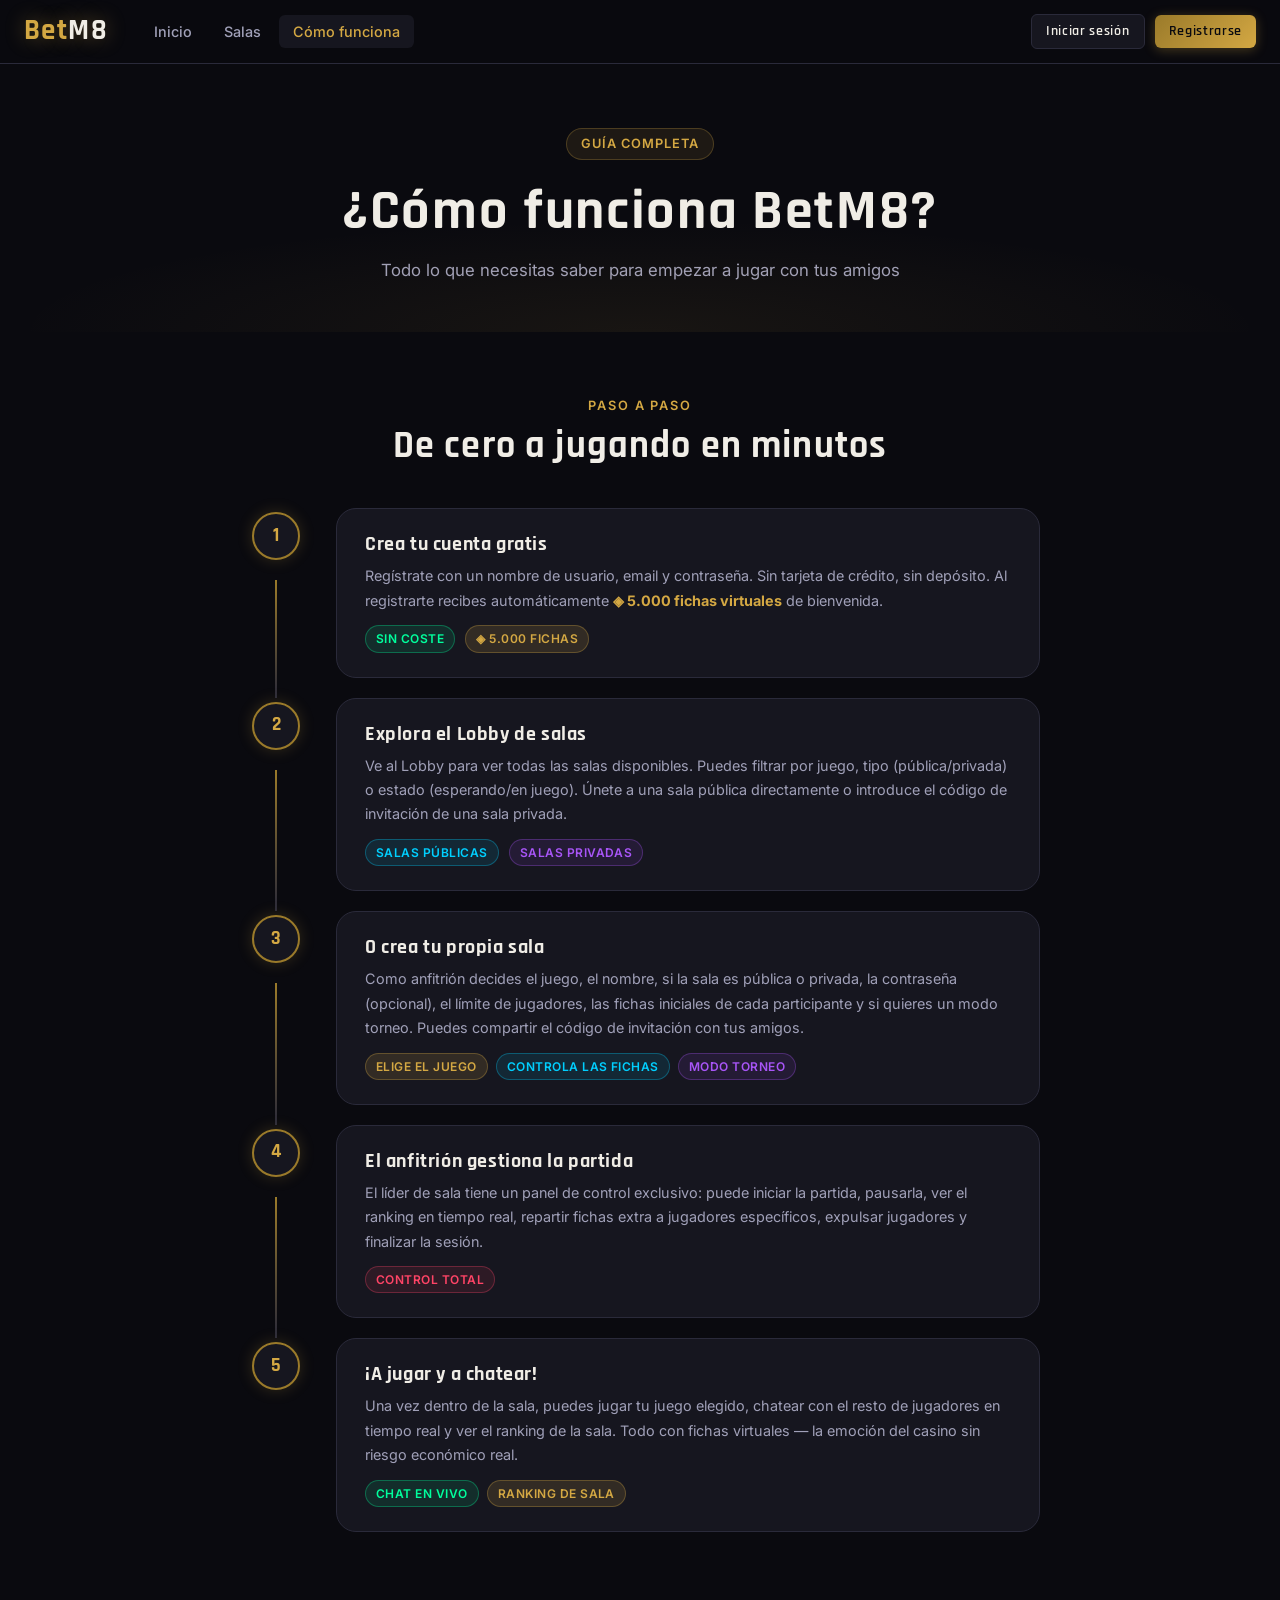
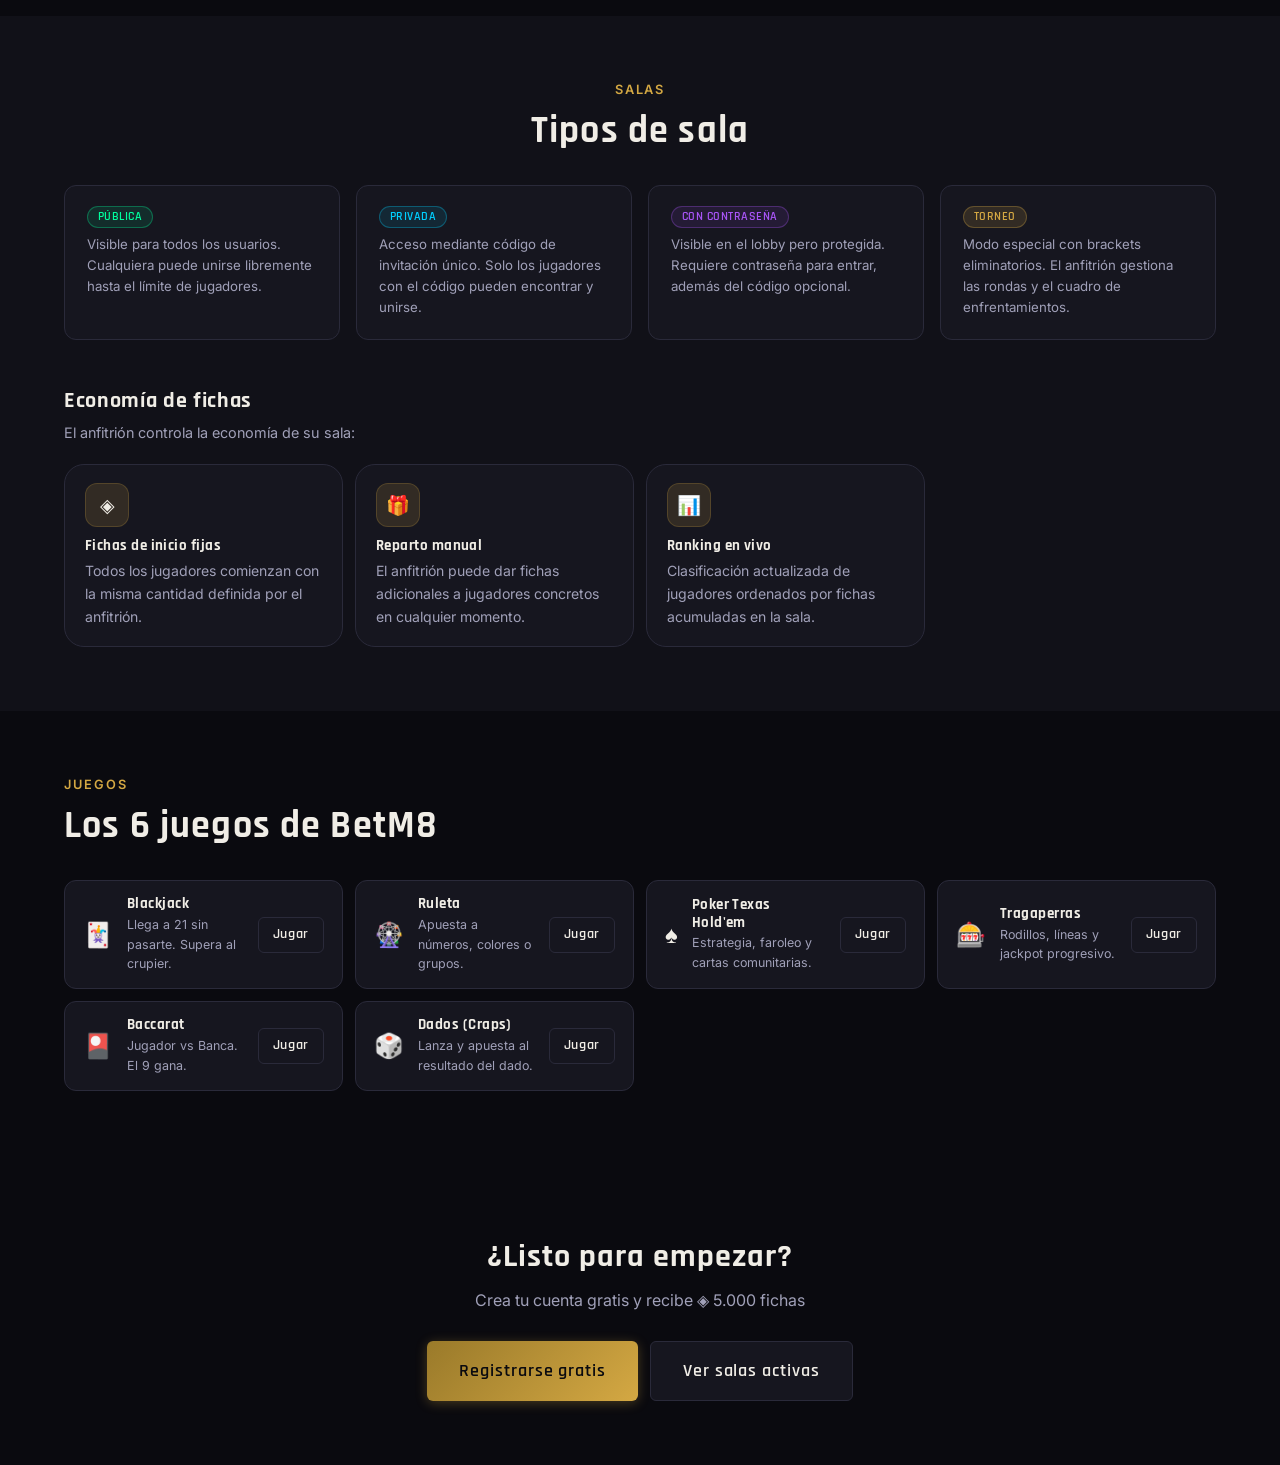
<file: frontend/como-funciona.html>
<!DOCTYPE html>
<html lang="es">
<head>
  <meta charset="UTF-8">
  <meta name="viewport" content="width=device-width, initial-scale=1.0">
  <title>Cómo funciona — BetM8</title>
  <link rel="stylesheet" href="css/global.css">
  <style>
    .hero-small { padding: 64px 0 48px; text-align: center; position: relative; overflow: hidden; }
    .hero-small::before { content: ''; position: absolute; inset: 0; background: radial-gradient(ellipse 70% 60% at 50% 100%, rgba(212,168,67,0.07) 0%, transparent 70%); pointer-events: none; }
    .hero-small h1 { font-family: var(--font-display); font-size: clamp(2rem,5vw,3.5rem); margin-bottom: 12px; }
    .hero-small p { color: var(--text-secondary); font-size: 1.05rem; max-width: 520px; margin: 0 auto; }

    .timeline { max-width: 800px; margin: 0 auto; display: flex; flex-direction: column; gap: 0; }
    .timeline-item { display: grid; grid-template-columns: 72px 1fr; gap: 0 24px; position: relative; }
    .timeline-item:not(:last-child)::after { content: ''; position: absolute; left: 35px; top: 72px; bottom: 0; width: 2px; background: linear-gradient(var(--gold-dark), var(--border)); }
    .timeline-dot-wrap { display: flex; flex-direction: column; align-items: center; padding-top: 4px; }
    .timeline-dot { width: 48px; height: 48px; border-radius: 50%; background: var(--bg-card); border: 2px solid var(--gold-dark); display: flex; align-items: center; justify-content: center; font-family: var(--font-display); font-size: 1.2rem; font-weight: 700; color: var(--gold); flex-shrink: 0; box-shadow: 0 0 16px rgba(212,168,67,0.2); position: relative; z-index: 1; }
    .timeline-content { background: var(--bg-card); border: 1px solid var(--border); border-radius: var(--radius-lg); padding: 24px 28px; margin-bottom: 20px; transition: border-color 0.2s; }
    .timeline-content:hover { border-color: var(--gold-dark); }
    .timeline-content h3 { font-family: var(--font-display); font-size: 1.25rem; margin-bottom: 8px; color: var(--text-primary); }
    .timeline-content p { color: var(--text-secondary); font-size: 0.9rem; line-height: 1.7; margin-bottom: 12px; }

    .features-grid { display: grid; grid-template-columns: repeat(auto-fill, minmax(280px, 1fr)); gap: 20px; margin-bottom: 80px; }
    .feature-card { background: var(--bg-card); border: 1px solid var(--border); border-radius: var(--radius-lg); padding: 28px; }
    .feature-icon { width: 44px; height: 44px; background: var(--gold-glow); border: 1px solid rgba(212,168,67,0.2); border-radius: var(--radius-md); display: flex; align-items: center; justify-content: center; font-size: 1.2rem; margin-bottom: 16px; }
    .feature-card h3 { font-family: var(--font-display); font-size: 1.1rem; margin-bottom: 8px; }
    .feature-card p { font-size: 0.88rem; color: var(--text-secondary); line-height: 1.65; }

    .rooms-types { display: grid; grid-template-columns: repeat(auto-fill, minmax(240px, 1fr)); gap: 16px; margin: 32px 0; }
    .room-type-card { background: var(--bg-card); border: 1px solid var(--border); border-radius: var(--radius-md); padding: 20px 22px; }
    .room-type-card h4 { font-family: var(--font-display); font-size: 1rem; margin-bottom: 6px; display: flex; align-items: center; gap: 8px; }
    .room-type-card p { font-size: 0.83rem; color: var(--text-secondary); line-height: 1.6; }

    .section { padding: 64px 0; }
    .games-list { display: grid; grid-template-columns: repeat(auto-fill, minmax(260px, 1fr)); gap: 12px; margin: 20px 0; }
    .game-row { display: flex; align-items: center; gap: 14px; background: var(--bg-card); border: 1px solid var(--border); border-radius: var(--radius-md); padding: 14px 18px; }
    .game-row-icon { font-size: 1.5rem; }
    .game-row-info h4 { font-family: var(--font-display); font-size: 0.95rem; margin-bottom: 2px; }
    .game-row-info p { font-size: 0.78rem; color: var(--text-secondary); }
  </style>
</head>
<body>
  <nav class="navbar" id="betm8-nav"></nav>

  <div class="hero-small">
    <div class="container">
      <div style="display:inline-flex;align-items:center;gap:8px;background:rgba(212,168,67,0.1);border:1px solid rgba(212,168,67,0.25);border-radius:999px;padding:5px 14px;font-size:0.8rem;font-weight:600;color:var(--gold);letter-spacing:0.08em;text-transform:uppercase;margin-bottom:20px">Guía completa</div>
      <h1>¿Cómo funciona BetM8?</h1>
      <p>Todo lo que necesitas saber para empezar a jugar con tus amigos</p>
    </div>
  </div>

  <section class="section">
    <div class="container">
      <div style="text-align:center;margin-bottom:40px">
        <div style="font-size:0.8rem;font-weight:600;color:var(--gold);letter-spacing:0.15em;text-transform:uppercase;margin-bottom:8px">Paso a paso</div>
        <h2 style="font-family:var(--font-display);font-size:clamp(1.6rem,3vw,2.4rem)">De cero a jugando en minutos</h2>
      </div>
      <div class="timeline">
        <div class="timeline-item">
          <div class="timeline-dot-wrap"><div class="timeline-dot">1</div></div>
          <div class="timeline-content">
            <h3>Crea tu cuenta gratis</h3>
            <p>Regístrate con un nombre de usuario, email y contraseña. Sin tarjeta de crédito, sin depósito. Al registrarte recibes automáticamente <strong style="color:var(--gold)">◈ 5.000 fichas virtuales</strong> de bienvenida.</p>
            <span class="badge badge-green">Sin coste</span>
            <span class="badge badge-gold" style="margin-left:6px">◈ 5.000 fichas</span>
          </div>
        </div>
        <div class="timeline-item">
          <div class="timeline-dot-wrap"><div class="timeline-dot">2</div></div>
          <div class="timeline-content">
            <h3>Explora el Lobby de salas</h3>
            <p>Ve al Lobby para ver todas las salas disponibles. Puedes filtrar por juego, tipo (pública/privada) o estado (esperando/en juego). Únete a una sala pública directamente o introduce el código de invitación de una sala privada.</p>
            <span class="badge badge-blue">Salas públicas</span>
            <span class="badge badge-purple" style="margin-left:6px">Salas privadas</span>
          </div>
        </div>
        <div class="timeline-item">
          <div class="timeline-dot-wrap"><div class="timeline-dot">3</div></div>
          <div class="timeline-content">
            <h3>O crea tu propia sala</h3>
            <p>Como anfitrión decides el juego, el nombre, si la sala es pública o privada, la contraseña (opcional), el límite de jugadores, las fichas iniciales de cada participante y si quieres un modo torneo. Puedes compartir el código de invitación con tus amigos.</p>
            <div style="display:flex;gap:8px;flex-wrap:wrap;margin-top:8px">
              <span class="badge badge-gold">Elige el juego</span>
              <span class="badge badge-blue">Controla las fichas</span>
              <span class="badge badge-purple">Modo torneo</span>
            </div>
          </div>
        </div>
        <div class="timeline-item">
          <div class="timeline-dot-wrap"><div class="timeline-dot">4</div></div>
          <div class="timeline-content">
            <h3>El anfitrión gestiona la partida</h3>
            <p>El líder de sala tiene un panel de control exclusivo: puede iniciar la partida, pausarla, ver el ranking en tiempo real, repartir fichas extra a jugadores específicos, expulsar jugadores y finalizar la sesión.</p>
            <span class="badge badge-red">Control total</span>
          </div>
        </div>
        <div class="timeline-item">
          <div class="timeline-dot-wrap"><div class="timeline-dot">5</div></div>
          <div class="timeline-content">
            <h3>¡A jugar y a chatear!</h3>
            <p>Una vez dentro de la sala, puedes jugar tu juego elegido, chatear con el resto de jugadores en tiempo real y ver el ranking de la sala. Todo con fichas virtuales — la emoción del casino sin riesgo económico real.</p>
            <div style="display:flex;gap:8px;flex-wrap:wrap;margin-top:8px">
              <span class="badge badge-green">Chat en vivo</span>
              <span class="badge badge-gold">Ranking de sala</span>
            </div>
          </div>
        </div>
      </div>
    </div>
  </section>

  <section class="section" style="background:var(--bg-surface)">
    <div class="container">
      <div style="text-align:center;margin-bottom:32px">
        <div style="font-size:0.8rem;font-weight:600;color:var(--gold);letter-spacing:0.15em;text-transform:uppercase;margin-bottom:8px">Salas</div>
        <h2 style="font-family:var(--font-display);font-size:clamp(1.6rem,3vw,2.4rem)">Tipos de sala</h2>
      </div>
      <div class="rooms-types">
        <div class="room-type-card"><h4><span class="badge badge-green">Pública</span></h4><p>Visible para todos los usuarios. Cualquiera puede unirse libremente hasta el límite de jugadores.</p></div>
        <div class="room-type-card"><h4><span class="badge badge-blue">Privada</span></h4><p>Acceso mediante código de invitación único. Solo los jugadores con el código pueden encontrar y unirse.</p></div>
        <div class="room-type-card"><h4><span class="badge badge-purple">Con contraseña</span></h4><p>Visible en el lobby pero protegida. Requiere contraseña para entrar, además del código opcional.</p></div>
        <div class="room-type-card"><h4><span class="badge badge-gold">Torneo</span></h4><p>Modo especial con brackets eliminatorios. El anfitrión gestiona las rondas y el cuadro de enfrentamientos.</p></div>
      </div>

      <div style="margin-top:48px">
        <h3 style="font-family:var(--font-display);font-size:1.4rem;margin-bottom:8px">Economía de fichas</h3>
        <p style="color:var(--text-secondary);font-size:0.9rem;margin-bottom:20px">El anfitrión controla la economía de su sala:</p>
        <div style="display:grid;grid-template-columns:repeat(auto-fill,minmax(240px,1fr));gap:12px">
          <div class="feature-card" style="padding:18px 20px"><div class="feature-icon" style="margin-bottom:10px">◈</div><h3 style="font-size:0.95rem;margin-bottom:4px">Fichas de inicio fijas</h3><p>Todos los jugadores comienzan con la misma cantidad definida por el anfitrión.</p></div>
          <div class="feature-card" style="padding:18px 20px"><div class="feature-icon" style="margin-bottom:10px">🎁</div><h3 style="font-size:0.95rem;margin-bottom:4px">Reparto manual</h3><p>El anfitrión puede dar fichas adicionales a jugadores concretos en cualquier momento.</p></div>
          <div class="feature-card" style="padding:18px 20px"><div class="feature-icon" style="margin-bottom:10px">📊</div><h3 style="font-size:0.95rem;margin-bottom:4px">Ranking en vivo</h3><p>Clasificación actualizada de jugadores ordenados por fichas acumuladas en la sala.</p></div>
        </div>
      </div>
    </div>
  </section>

  <section class="section">
    <div class="container">
      <div style="margin-bottom:32px">
        <div style="font-size:0.8rem;font-weight:600;color:var(--gold);letter-spacing:0.15em;text-transform:uppercase;margin-bottom:8px">Juegos</div>
        <h2 style="font-family:var(--font-display);font-size:clamp(1.6rem,3vw,2.4rem)">Los 6 juegos de BetM8</h2>
      </div>
      <div class="games-list">
        <div class="game-row"><div class="game-row-icon">🃏</div><div class="game-row-info"><h4>Blackjack</h4><p>Llega a 21 sin pasarte. Supera al crupier.</p></div><a href="blackjack.html" class="btn btn-ghost btn-sm" style="margin-left:auto">Jugar</a></div>
        <div class="game-row"><div class="game-row-icon">🎡</div><div class="game-row-info"><h4>Ruleta</h4><p>Apuesta a números, colores o grupos.</p></div><a href="ruleta.html" class="btn btn-ghost btn-sm" style="margin-left:auto">Jugar</a></div>
        <div class="game-row"><div class="game-row-icon">♠️</div><div class="game-row-info"><h4>Poker Texas Hold'em</h4><p>Estrategia, faroleo y cartas comunitarias.</p></div><a href="poker.html" class="btn btn-ghost btn-sm" style="margin-left:auto">Jugar</a></div>
        <div class="game-row"><div class="game-row-icon">🎰</div><div class="game-row-info"><h4>Tragaperras</h4><p>Rodillos, líneas y jackpot progresivo.</p></div><a href="slots.html" class="btn btn-ghost btn-sm" style="margin-left:auto">Jugar</a></div>
        <div class="game-row"><div class="game-row-icon">🎴</div><div class="game-row-info"><h4>Baccarat</h4><p>Jugador vs Banca. El 9 gana.</p></div><a href="baccarat.html" class="btn btn-ghost btn-sm" style="margin-left:auto">Jugar</a></div>
        <div class="game-row"><div class="game-row-icon">🎲</div><div class="game-row-info"><h4>Dados (Craps)</h4><p>Lanza y apuesta al resultado del dado.</p></div><a href="dados.html" class="btn btn-ghost btn-sm" style="margin-left:auto">Jugar</a></div>
      </div>
    </div>
  </section>

  <section class="section">
    <div class="container" style="text-align:center">
      <h2 style="font-family:var(--font-display);font-size:2rem;margin-bottom:12px">¿Listo para empezar?</h2>
      <p style="color:var(--text-secondary);margin-bottom:28px">Crea tu cuenta gratis y recibe ◈ 5.000 fichas</p>
      <div style="display:flex;gap:12px;justify-content:center;flex-wrap:wrap">
        <a href="register.html" class="btn btn-primary btn-lg">Registrarse gratis</a>
        <a href="lobby.html" class="btn btn-ghost btn-lg">Ver salas activas</a>
      </div>
    </div>
  </section>

  <script src="js/app.js"></script>
</body>
</html>
</file>
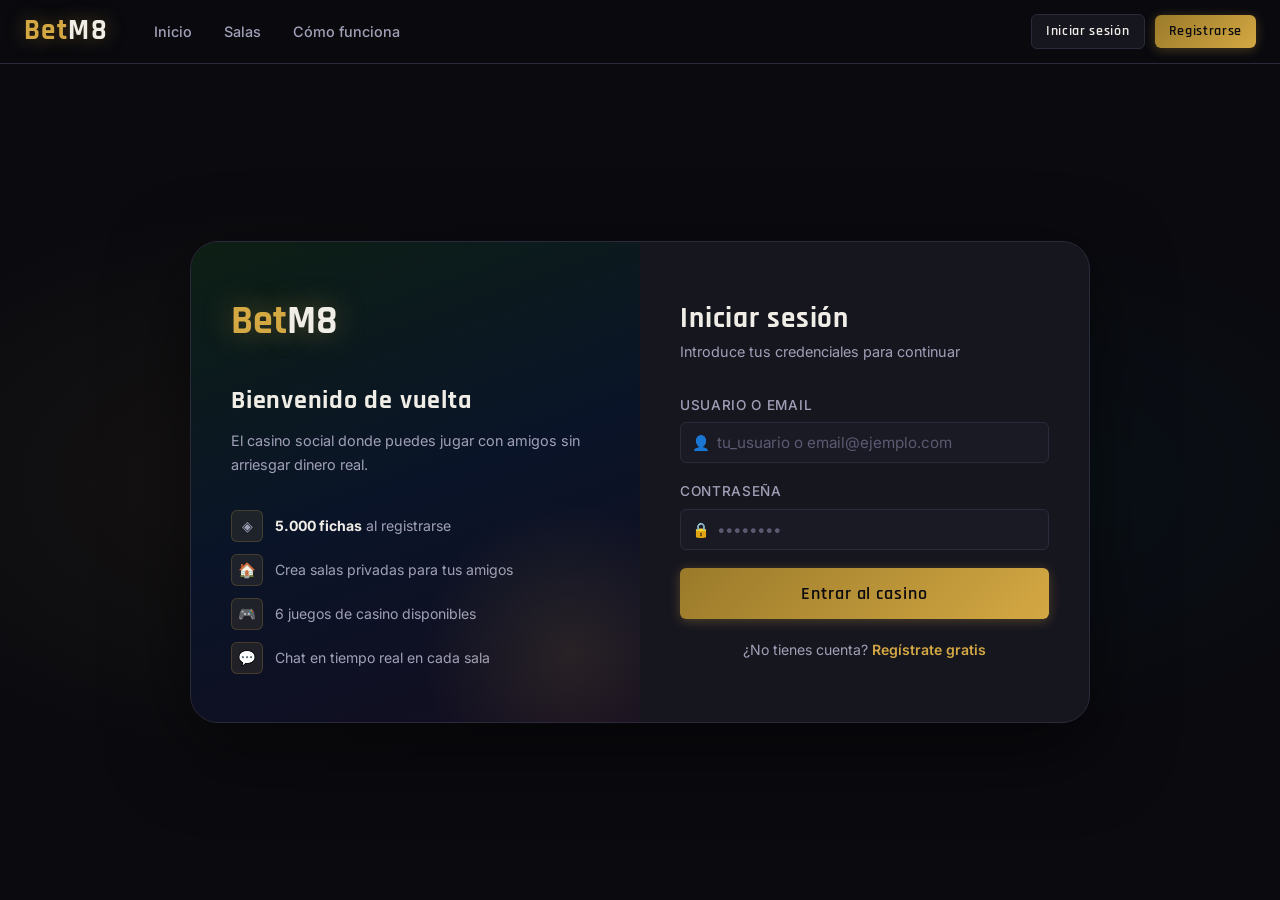
<file: frontend/crear-sala.html>
<!DOCTYPE html>
<html lang="es">
<head>
  <meta charset="UTF-8">
  <meta name="viewport" content="width=device-width, initial-scale=1.0">
  <title>Crear sala — BetM8</title>
  <link rel="stylesheet" href="css/global.css">
  <style>
    .create-layout {
      display: grid;
      grid-template-columns: 1fr 360px;
      gap: 28px;
      padding: 40px 0 60px;
      align-items: start;
    }

    .form-section {
      background: var(--bg-card);
      border: 1px solid var(--border);
      border-radius: var(--radius-lg);
      padding: 28px 32px;
      margin-bottom: 20px;
    }

    .form-section-title {
      font-family: var(--font-display);
      font-size: 1.1rem;
      font-weight: 700;
      margin-bottom: 20px;
      padding-bottom: 14px;
      border-bottom: 1px solid var(--border);
      display: flex;
      align-items: center;
      gap: 10px;
    }
    .form-section-title .step-badge {
      width: 24px; height: 24px;
      border-radius: 50%;
      background: var(--gold-glow);
      border: 1px solid var(--gold-dark);
      display: flex; align-items: center; justify-content: center;
      font-size: 0.75rem;
      font-weight: 700;
      color: var(--gold);
      flex-shrink: 0;
    }

    .form-row {
      display: grid;
      grid-template-columns: 1fr 1fr;
      gap: 16px;
    }

    .game-grid {
      display: grid;
      grid-template-columns: repeat(3, 1fr);
      gap: 10px;
    }

    .game-option {
      cursor: pointer;
      border: 2px solid var(--border);
      border-radius: var(--radius-md);
      padding: 14px 10px;
      text-align: center;
      transition: all 0.2s;
      background: var(--bg-surface);
    }
    .game-option:hover { border-color: var(--border-light); background: var(--bg-card-hover); }
    .game-option.selected {
      border-color: var(--gold);
      background: var(--gold-glow);
    }
    .game-option input { display: none; }
    .game-option-icon { font-size: 1.8rem; margin-bottom: 6px; }
    .game-option-label { font-family: var(--font-display); font-size: 0.85rem; font-weight: 700; }

    .type-options {
      display: grid;
      grid-template-columns: repeat(3, 1fr);
      gap: 10px;
    }

    .type-option {
      cursor: pointer;
      border: 2px solid var(--border);
      border-radius: var(--radius-md);
      padding: 16px 12px;
      text-align: center;
      transition: all 0.2s;
      background: var(--bg-surface);
    }
    .type-option:hover { border-color: var(--border-light); }
    .type-option.selected { border-color: var(--gold); background: var(--gold-glow); }
    .type-option input { display: none; }
    .type-option-icon { font-size: 1.5rem; margin-bottom: 6px; }
    .type-option-label { font-family: var(--font-display); font-size: 0.82rem; font-weight: 700; }
    .type-option-desc { font-size: 0.72rem; color: var(--text-muted); margin-top: 3px; line-height: 1.3; }

    .coins-slider-wrap { margin-top: 8px; }
    input[type="range"] {
      -webkit-appearance: none;
      width: 100%;
      height: 4px;
      border-radius: 2px;
      background: var(--border);
      outline: none;
      cursor: pointer;
    }
    input[type="range"]::-webkit-slider-thumb {
      -webkit-appearance: none;
      width: 18px; height: 18px;
      border-radius: 50%;
      background: var(--gold);
      border: 2px solid var(--bg-base);
      box-shadow: 0 0 8px rgba(212,168,67,0.4);
      cursor: pointer;
    }
    .coins-display {
      font-family: var(--font-display);
      font-size: 1.8rem;
      font-weight: 700;
      color: var(--gold);
      text-align: center;
      margin: 8px 0;
    }
    .coins-display::before { content: '◈ '; }

    .economy-modes {
      display: grid;
      grid-template-columns: 1fr 1fr;
      gap: 10px;
      margin-top: 8px;
    }
    .econ-mode {
      cursor: pointer;
      border: 2px solid var(--border);
      border-radius: var(--radius-md);
      padding: 14px;
      transition: all 0.2s;
      background: var(--bg-surface);
    }
    .econ-mode:hover { border-color: var(--border-light); }
    .econ-mode.selected { border-color: var(--gold); background: var(--gold-glow); }
    .econ-mode input { display: none; }
    .econ-mode h4 { font-family: var(--font-display); font-size: 0.9rem; margin-bottom: 4px; }
    .econ-mode p { font-size: 0.78rem; color: var(--text-muted); line-height: 1.4; }

    .preview-card {
      background: var(--bg-card);
      border: 1px solid var(--border);
      border-radius: var(--radius-lg);
      overflow: hidden;
      position: sticky;
      top: 84px;
    }

    .preview-header {
      background: linear-gradient(135deg, #0d2218, #0a1428);
      padding: 24px 20px;
      position: relative;
      overflow: hidden;
    }
    .preview-header::before {
      content: '';
      position: absolute; inset: 0;
      background: radial-gradient(circle at 80% 50%, rgba(212,168,67,0.1), transparent 60%);
    }
    .preview-game-icon { font-size: 2.5rem; margin-bottom: 8px; }
    .preview-name {
      font-family: var(--font-display);
      font-size: 1.3rem;
      font-weight: 700;
      margin-bottom: 4px;
    }

    .preview-body { padding: 20px; }
    .preview-row {
      display: flex;
      justify-content: space-between;
      align-items: center;
      padding: 9px 0;
      border-bottom: 1px solid rgba(42,42,58,0.5);
      font-size: 0.87rem;
    }
    .preview-row:last-child { border-bottom: none; }
    .preview-row-label { color: var(--text-secondary); }
    .preview-row-value { font-weight: 600; }

    .preview-players {
      display: flex;
      gap: 3px;
      flex-wrap: wrap;
      margin-top: 4px;
    }
    .preview-player-slot {
      width: 28px; height: 28px;
      border-radius: 50%;
      border: 1px dashed var(--border);
      display: flex; align-items: center; justify-content: center;
      font-size: 0.65rem;
      color: var(--text-muted);
    }
    .preview-player-slot.host {
      background: var(--gold-glow);
      border-color: var(--gold-dark);
      color: var(--gold);
      font-weight: 700;
      font-size: 0.6rem;
    }

    @media (max-width: 900px) {
      .create-layout { grid-template-columns: 1fr; }
      .preview-card { position: static; }
    }
    @media (max-width: 500px) {
      .form-row { grid-template-columns: 1fr; }
      .game-grid { grid-template-columns: repeat(2, 1fr); }
      .type-options { grid-template-columns: 1fr; }
      .economy-modes { grid-template-columns: 1fr; }
    }
  </style>
</head>
<body>
  <nav class="navbar" id="betm8-nav"></nav>

  <div class="container">
    <div style="padding: 32px 0 8px; display:flex; align-items:center; gap:12px; flex-wrap:wrap">
      <a href="lobby.html" class="btn btn-ghost btn-sm">← Lobby</a>
      <div>
        <h1 style="font-family:var(--font-display);font-size:1.8rem">Crear nueva sala</h1>
        <p style="color:var(--text-secondary);font-size:0.9rem;margin-top:2px">Configura tu sala y comienza a jugar con amigos</p>
      </div>
    </div>

    <form id="create-form" onsubmit="handleCreate(event)">
      <div class="create-layout">
        <div>
          <div class="form-section">
            <div class="form-section-title">
              <div class="step-badge">1</div>
              Elige el juego
            </div>
            <div class="game-grid">
              <label class="game-option selected" onclick="selectGame('blackjack', this)">
                <input type="radio" name="game" value="blackjack" checked>
                <div class="game-option-icon">🃏</div>
                <div class="game-option-label">Blackjack</div>
              </label>
              <label class="game-option" onclick="selectGame('ruleta', this)">
                <input type="radio" name="game" value="ruleta">
                <div class="game-option-icon">🎡</div>
                <div class="game-option-label">Ruleta</div>
              </label>
              <label class="game-option" onclick="selectGame('poker', this)">
                <input type="radio" name="game" value="poker">
                <div class="game-option-icon">♠️</div>
                <div class="game-option-label">Poker</div>
              </label>
              <label class="game-option" onclick="selectGame('slots', this)">
                <input type="radio" name="game" value="slots">
                <div class="game-option-icon">🎰</div>
                <div class="game-option-label">Slots</div>
              </label>
              <label class="game-option" onclick="selectGame('baccarat', this)">
                <input type="radio" name="game" value="baccarat">
                <div class="game-option-icon">🎴</div>
                <div class="game-option-label">Baccarat</div>
              </label>
              <label class="game-option" onclick="selectGame('dados', this)">
                <input type="radio" name="game" value="dados">
                <div class="game-option-icon">🎲</div>
                <div class="game-option-label">Dados</div>
              </label>
            </div>
          </div>

          <div class="form-section">
            <div class="form-section-title">
              <div class="step-badge">2</div>
              Nombre y detalles
            </div>
            <div class="form-stack" style="display:flex;flex-direction:column;gap:16px">
              <div class="form-group">
                <label class="form-label">Nombre de la sala</label>
                <input type="text" class="form-control" id="room-name"
                  placeholder="Ej: Blackjack de los viernes"
                  maxlength="50" required oninput="updatePreview()">
              </div>
              <div class="form-row">
                <div class="form-group">
                  <label class="form-label">Máx. jugadores</label>
                  <select class="form-control" id="room-maxplayers" onchange="updatePreview()">
                    <option value="2">2 jugadores</option>
                    <option value="4">4 jugadores</option>
                    <option value="6" selected>6 jugadores</option>
                    <option value="8">8 jugadores</option>
                    <option value="10">10 jugadores</option>
                  </select>
                </div>
                <div class="form-group">
                  <label class="form-label">Modo torneo</label>
                  <select class="form-control" id="room-tournament" onchange="updatePreview()">
                    <option value="0">No (partida normal)</option>
                    <option value="1">Sí (brackets eliminatorios)</option>
                  </select>
                </div>
              </div>
            </div>
          </div>

          <div class="form-section">
            <div class="form-section-title">
              <div class="step-badge">3</div>
              Acceso a la sala
            </div>
            <div class="type-options" style="margin-bottom:16px">
              <label class="type-option selected" onclick="selectType('public', this)">
                <input type="radio" name="type" value="public" checked>
                <div class="type-option-icon">🌍</div>
                <div class="type-option-label">Pública</div>
                <div class="type-option-desc">Visible para todos</div>
              </label>
              <label class="type-option" onclick="selectType('private', this)">
                <input type="radio" name="type" value="private">
                <div class="type-option-icon">🔒</div>
                <div class="type-option-label">Privada</div>
                <div class="type-option-desc">Solo con código</div>
              </label>
              <label class="type-option" onclick="selectType('password', this)">
                <input type="radio" name="type" value="password">
                <div class="type-option-icon">🔑</div>
                <div class="type-option-label">Contraseña</div>
                <div class="type-option-desc">Requiere clave</div>
              </label>
            </div>
            <div id="password-wrap" style="display:none">
              <div class="form-group">
                <label class="form-label">Contraseña de la sala</label>
                <input type="text" class="form-control" id="room-password"
                  placeholder="Ej: amigos2026" maxlength="30">
              </div>
            </div>
          </div>

          <div class="form-section">
            <div class="form-section-title">
              <div class="step-badge">4</div>
              Fichas y economía
            </div>

            <div class="economy-modes" style="margin-bottom:20px">
              <label class="econ-mode selected" onclick="selectEconomy('fixed', this)">
                <input type="radio" name="economy" value="fixed" checked>
                <h4>Fichas fijas</h4>
                <p>Todos los jugadores comienzan con la misma cantidad</p>
              </label>
              <label class="econ-mode" onclick="selectEconomy('host', this)">
                <input type="radio" name="economy" value="host">
                <h4>Reparto manual</h4>
                <p>El anfitrión reparte fichas a cada jugador a su criterio</p>
              </label>
            </div>

            <div id="coins-wrap">
              <label class="form-label">Fichas de inicio por jugador</label>
              <div class="coins-slider-wrap">
                <div class="coins-display" id="coins-display">1.000</div>
                <input type="range" id="coins-slider" min="100" max="50000" step="100" value="1000"
                  oninput="updateCoinsDisplay(this.value)">
                <div style="display:flex;justify-content:space-between;font-size:0.75rem;color:var(--text-muted);margin-top:4px">
                  <span>100</span><span>10.000</span><span>50.000</span>
                </div>
              </div>
            </div>
          </div>

          <button type="submit" class="btn btn-primary btn-lg btn-full" id="create-btn">
            Crear sala y entrar
          </button>
        </div>

        <div>
          <div class="preview-card">
            <div class="preview-header">
              <div class="preview-game-icon" id="prev-icon">🃏</div>
              <div class="preview-name" id="prev-name">Mi sala</div>
              <div style="display:flex;gap:6px;margin-top:8px" id="prev-badges">
                <span class="badge badge-green">Esperando</span>
                <span class="badge badge-blue">Pública</span>
              </div>
            </div>
            <div class="preview-body">
              <div class="preview-row">
                <span class="preview-row-label">Juego</span>
                <span class="preview-row-value" id="prev-game">Blackjack</span>
              </div>
              <div class="preview-row">
                <span class="preview-row-label">Anfitrión</span>
                <span class="preview-row-value" id="prev-host">—</span>
              </div>
              <div class="preview-row">
                <span class="preview-row-label">Fichas inicio</span>
                <span class="preview-row-value gold" id="prev-coins" style="color:var(--gold)">◈ 1.000</span>
              </div>
              <div class="preview-row">
                <span class="preview-row-label">Economía</span>
                <span class="preview-row-value" id="prev-econ">Fijas para todos</span>
              </div>
              <div class="preview-row">
                <span class="preview-row-label">Torneo</span>
                <span class="preview-row-value" id="prev-tourn">No</span>
              </div>
              <div class="preview-row" style="border-bottom:none;flex-direction:column;align-items:flex-start;gap:8px">
                <span class="preview-row-label">Jugadores (máx. <span id="prev-max">6</span>)</span>
                <div class="preview-players" id="prev-players"></div>
              </div>
            </div>
          </div>

          <div style="background:rgba(212,168,67,0.06);border:1px solid rgba(212,168,67,0.2);border-radius:var(--radius-md);padding:14px 16px;margin-top:16px;font-size:0.82rem;color:var(--text-secondary)">
            <strong style="color:var(--gold);display:block;margin-bottom:4px">Como anfitrión puedes:</strong>
            Iniciar / pausar la partida · Repartir fichas · Ver ranking · Expulsar jugadores · Finalizar sesión
          </div>
        </div>
      </div>
    </form>
  </div>

  <script src="js/app.js"></script>
  <script>
    const gameIcons  = { blackjack:'🃏', ruleta:'🎡', poker:'♠️', slots:'🎰', baccarat:'🎴', dados:'🎲' };
    const gameLabels = { blackjack:'Blackjack', ruleta:'Ruleta', poker:'Poker Texas Hold\'em', slots:'Tragaperras', baccarat:'Baccarat', dados:'Dados (Craps)' };

    let selectedGame = 'blackjack';
    let selectedType = 'public';
    let selectedEconomy = 'fixed';

    function selectGame(game, el) {
      selectedGame = game;
      document.querySelectorAll('.game-option').forEach(o => o.classList.remove('selected'));
      el.classList.add('selected');
      updatePreview();
    }

    function selectType(type, el) {
      selectedType = type;
      document.querySelectorAll('.type-option').forEach(o => o.classList.remove('selected'));
      el.classList.add('selected');
      document.getElementById('password-wrap').style.display = type === 'password' ? 'block' : 'none';
      updatePreview();
    }

    function selectEconomy(mode, el) {
      selectedEconomy = mode;
      document.querySelectorAll('.econ-mode').forEach(o => o.classList.remove('selected'));
      el.classList.add('selected');
      document.getElementById('coins-wrap').style.display = mode === 'fixed' ? 'block' : 'none';
      updatePreview();
    }

    function updateCoinsDisplay(val) {
      const n = parseInt(val);
      document.getElementById('coins-display').textContent = n.toLocaleString('es-ES');
      updatePreview();
    }

    function updatePreview() {
      const user = BetM8.getUser();
      const name = document.getElementById('room-name').value || 'Mi sala';
      const max = parseInt(document.getElementById('room-maxplayers').value);
      const coins = parseInt(document.getElementById('coins-slider').value);
      const tourn = document.getElementById('room-tournament').value === '1';

      document.getElementById('prev-icon').textContent = gameIcons[selectedGame] || '🎮';
      document.getElementById('prev-name').textContent = name;
      document.getElementById('prev-game').textContent = gameLabels[selectedGame] || selectedGame;
      document.getElementById('prev-host').textContent = user?.username || '—';
      document.getElementById('prev-coins').textContent = selectedEconomy === 'host' ? 'Manual (anfitrión)' : '◈ ' + coins.toLocaleString('es-ES');
      document.getElementById('prev-econ').textContent = selectedEconomy === 'fixed' ? 'Fijas para todos' : 'Reparto manual';
      document.getElementById('prev-tourn').textContent = tourn ? '🏆 Sí' : 'No';
      document.getElementById('prev-max').textContent = max;

      const typeBadge = selectedType === 'public'
        ? '<span class="badge badge-blue">Pública</span>'
        : selectedType === 'private'
        ? '<span class="badge badge-purple">Privada</span>'
        : '<span class="badge badge-gold">Con contraseña</span>';
      document.getElementById('prev-badges').innerHTML = '<span class="badge badge-green">Esperando</span>' + typeBadge + (tourn ? '<span class="badge badge-gold" style="margin-left:4px">Torneo</span>' : '');

      const slots = document.getElementById('prev-players');
      slots.innerHTML = '';
      for (let i = 0; i < max; i++) {
        const el = document.createElement('div');
        el.className = 'preview-player-slot' + (i === 0 ? ' host' : '');
        el.textContent = i === 0 ? (user?.avatar || 'Tú') : '+';
        slots.appendChild(el);
      }
    }

    async function handleCreate(e) {
      e.preventDefault();
      const user = BetM8.getUser();
      if (!user) { window.location.href = 'login.html'; return; }

      const name = document.getElementById('room-name').value.trim();
      if (!name) { BetM8.toast('Ponle nombre a la sala', 'warning'); return; }

      const password = selectedType === 'password' ? document.getElementById('room-password').value.trim() : '';
      if (selectedType === 'password' && !password) { BetM8.toast('Introduce una contraseña para la sala', 'warning'); return; }

      const btn = document.getElementById('create-btn');
      btn.disabled = true;
      btn.textContent = 'Creando sala...';

      // Intentamos API, si falla usamos localStorage
      const result = await BetM8.createRoom({
        nombre: name,
        juego: selectedGame,
        tipo: selectedType === 'public' ? 'publica' : selectedType === 'private' ? 'privada' : 'password',
        password,
        max_jugadores: parseInt(document.getElementById('room-maxplayers').value),
        fichas_inicio: parseInt(document.getElementById('coins-slider').value),
        es_torneo: document.getElementById('room-tournament').value === '1',
      });

      if (result && result.ok && result.room) {
        BetM8.toast('¡Sala "' + name + '" creada!', 'success');
        setTimeout(() => {
          window.location.href = 'gestion-sala.html?room=' + result.room.id;
        }, 600);
      } else if (result && result.error) {
        BetM8.toast(result.error, 'error');
        btn.disabled = false;
        btn.textContent = 'Crear sala y entrar';
      } else {
        BetM8.toast('¡Sala "' + name + '" creada!', 'success');
        setTimeout(() => {
          window.location.href = 'lobby.html';
        }, 600);
      }
    }

    document.addEventListener('DOMContentLoaded', () => {
      if (!BetM8.getUser()) window.location.href = 'login.html';
      updatePreview();
    });
  </script>
</body>
</html>
</file>
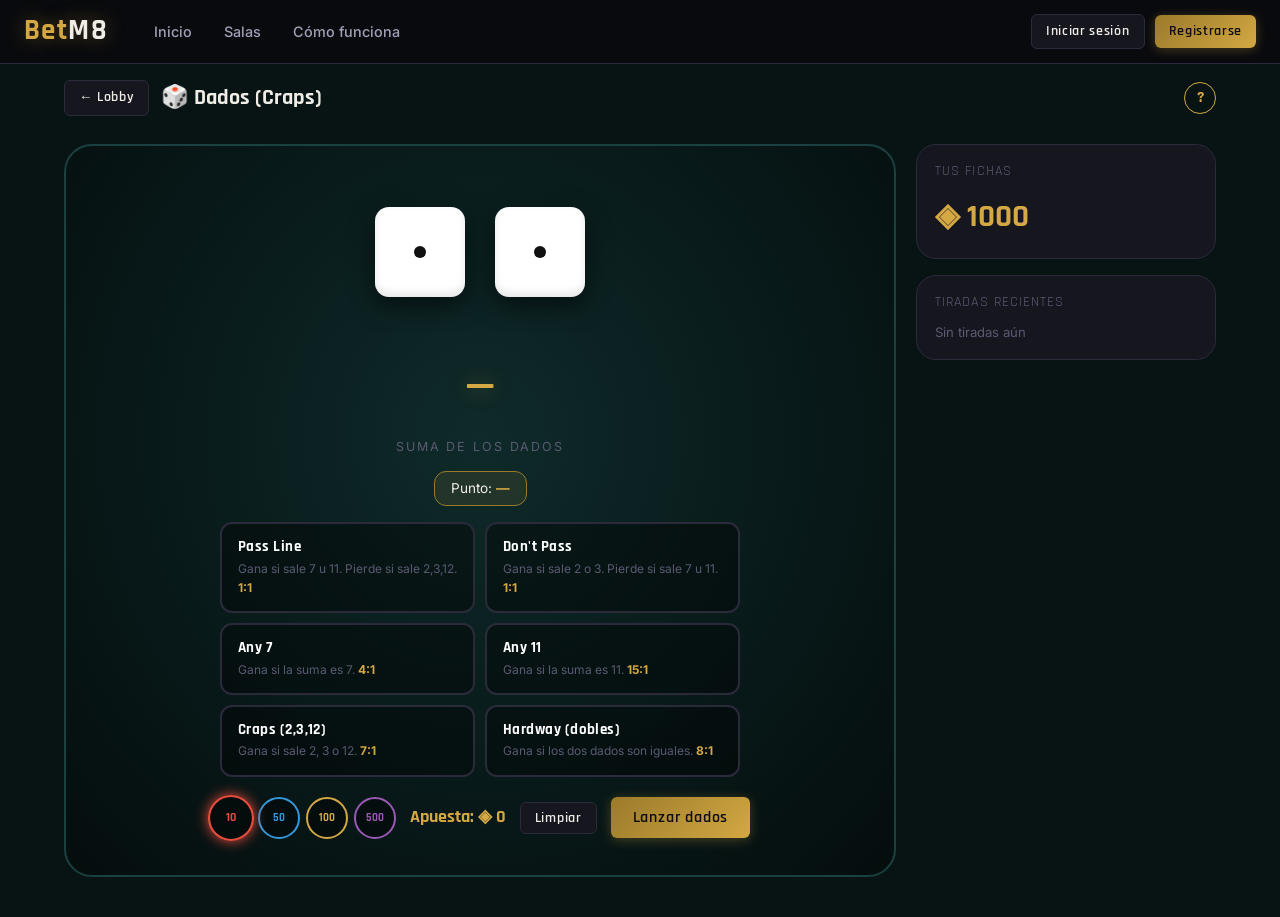
<file: frontend/dados.html>
<!DOCTYPE html>
<html lang="es">
<head>
<meta charset="UTF-8">
<meta name="viewport" content="width=device-width, initial-scale=1.0">
<title>Dados — BetM8</title>
<link rel="stylesheet" href="css/global.css">
<style>
body { background:#081414; }
.game-layout { display:grid; grid-template-columns:1fr 300px; gap:20px; padding:20px 0 40px; align-items:start; }
.dice-area {
  background: radial-gradient(ellipse at 50% 40%, #0f2a2a 0%, #081818 60%, #050d0d 100%);
  border: 2px solid #1a4040;
  border-radius: var(--radius-xl);
  padding: 36px;
  text-align: center;
  min-height: 480px;
}

.dice-stage {
  display: flex; gap: 30px; justify-content: center; align-items: center;
  min-height: 140px;
  margin-bottom: 28px;
}

.dice {
  width: 90px; height: 90px;
  background: #fff;
  border-radius: 14px;
  position: relative;
  display: grid;
  grid-template-columns: repeat(3, 1fr);
  grid-template-rows: repeat(3, 1fr);
  padding: 12px;
  box-shadow: 0 8px 24px rgba(0,0,0,0.6), inset 0 -4px 8px rgba(0,0,0,0.1);
  transition: transform 1s cubic-bezier(0.17, 0.67, 0.21, 1);
}
.dice .pip {
  width: 12px; height: 12px;
  background: #111;
  border-radius: 50%;
  align-self: center;
  justify-self: center;
}

.total-display {
  font-family: var(--font-display);
  font-size: 3rem;
  font-weight: 700;
  color: var(--gold);
  text-shadow: 0 0 20px rgba(212,168,67,0.4);
  margin-bottom: 10px;
}
.total-label { font-size: 0.78rem; color: var(--text-muted); text-transform: uppercase; letter-spacing: 0.15em; }

.point-marker {
  display: inline-block;
  background: rgba(212,168,67,0.1);
  border: 1px solid var(--gold-dark);
  border-radius: var(--radius-md);
  padding: 6px 16px;
  margin-bottom: 16px;
  font-size: 0.85rem;
}
.point-marker strong { color: var(--gold); }

.dice-bets {
  display: grid; grid-template-columns: 1fr 1fr; gap: 10px;
  max-width: 520px; margin: 0 auto;
}
.dice-bet {
  background: rgba(0,0,0,0.4);
  border: 2px solid var(--border);
  border-radius: var(--radius-md);
  padding: 14px 16px;
  cursor: pointer;
  transition: all 0.2s;
  text-align: left;
  position: relative;
}
.dice-bet:hover { border-color: var(--gold-dark); background: rgba(212,168,67,0.05); }
.dice-bet.selected { border-color: var(--gold); background: var(--gold-glow); }
.dice-bet h4 { font-family: var(--font-display); font-size: 0.95rem; margin-bottom: 3px; color: #fff; }
.dice-bet p { font-size: 0.75rem; color: var(--text-muted); }
.dice-bet .ratio { color: var(--gold); font-weight: 700; }
.dice-bet-chip { position: absolute; top: 8px; right: 8px; background: var(--gold); color: #000; font-weight: 700; padding: 2px 8px; border-radius: 999px; font-size: 0.7rem; }

.controls-strip {
  display: flex; gap: 14px; align-items: center; justify-content: center; flex-wrap: wrap;
  margin-top: 20px;
}
.chip-row-d { display: flex; gap: 6px; }
.chip-d {
  width: 42px; height: 42px; border-radius: 50%; border: 2px solid; cursor: pointer;
  font-family: var(--font-display); font-size: 0.7rem; font-weight: 700;
  background: rgba(0,0,0,0.4); transition: transform 0.15s;
}
.chip-d.selected { box-shadow: 0 0 12px currentColor; transform: scale(1.1); }
.side-panel { display:flex; flex-direction:column; gap:16px; }
.info-card { background: var(--bg-card); border: 1px solid var(--border); border-radius: var(--radius-lg); padding: 16px 18px; }
.info-card-title { font-family: var(--font-display); font-size: 0.85rem; color: var(--text-muted); text-transform: uppercase; letter-spacing: 0.08em; margin-bottom: 8px; }
@media (max-width: 768px) { .game-layout { grid-template-columns: 1fr; } .dice-bets { grid-template-columns: 1fr; } }
.help-btn {
  width: 32px; height: 32px;
  border-radius: 50%;
  border: 1px solid var(--gold);
  background: transparent;
  color: var(--gold);
  font-family: var(--font-display);
  font-size: 1rem;
  font-weight: 700;
  cursor: pointer;
  transition: background 0.15s;
}
.help-btn:hover { background: var(--gold-glow); }
.help-modal-overlay {
  position: fixed; inset: 0;
  background: rgba(0,0,0,0.7);
  backdrop-filter: blur(4px);
  display: none; align-items: center; justify-content: center;
  z-index: 300;
}
.help-modal-overlay.show { display: flex; }
.help-modal {
  background: var(--bg-card);
  border: 1px solid var(--border);
  border-radius: var(--radius-xl);
  padding: 28px 32px;
  max-width: 480px;
  width: 90%;
  position: relative;
  max-height: 80vh;
  overflow-y: auto;
}
.help-modal-title {
  font-family: var(--font-display);
  font-size: 1.2rem;
  color: var(--gold);
  margin-bottom: 14px;
}
.help-modal-body {
  font-size: 0.88rem;
  color: var(--text-secondary);
  line-height: 1.6;
}
.help-modal-close {
  position: absolute;
  top: 12px; right: 16px;
  background: none; border: none;
  color: var(--text-muted);
  font-size: 1.4rem;
  cursor: pointer;
}
.help-modal-close:hover { color: #fff; }
</style>
</head>
<body>
<nav class="navbar" id="betm8-nav"></nav>
<div class="container">
<div style="padding:16px 0 8px;display:flex;align-items:center;gap:12px;flex-wrap:wrap">
<a href="lobby.html" class="btn btn-ghost btn-sm">← Lobby</a>
<div style="font-family:var(--font-display);font-size:1.4rem;font-weight:700;white-space:nowrap">🎲 Dados (Craps)</div>
<div id="room-info-bar" style="margin-left:auto"></div>
<button class="help-btn" onclick="document.getElementById('help-modal').classList.add('show')">?</button>
</div>

<div class="game-layout">
<div>
<div class="dice-area">
<div class="dice-stage">
<div class="dice" id="dice-0"></div>
<div class="dice" id="dice-1"></div>
</div>
<div class="total-display" id="total-display">—</div>
<div class="total-label">Suma de los dados</div>

<div class="point-marker" id="point-marker" style="margin-top:14px">
Punto: <strong id="point-value">—</strong>
</div>

<div class="dice-bets">
<div class="dice-bet" data-bet="pass" onclick="selectBet('pass')">
<h4>Pass Line</h4>
<p>Gana si sale 7 u 11. Pierde si sale 2,3,12. <span class="ratio">1:1</span></p>
</div>
<div class="dice-bet" data-bet="dontpass" onclick="selectBet('dontpass')">
<h4>Don't Pass</h4>
<p>Gana si sale 2 o 3. Pierde si sale 7 u 11. <span class="ratio">1:1</span></p>
</div>
<div class="dice-bet" data-bet="any7" onclick="selectBet('any7')">
<h4>Any 7</h4>
<p>Gana si la suma es 7. <span class="ratio">4:1</span></p>
</div>
<div class="dice-bet" data-bet="any11" onclick="selectBet('any11')">
<h4>Any 11</h4>
<p>Gana si la suma es 11. <span class="ratio">15:1</span></p>
</div>
<div class="dice-bet" data-bet="craps" onclick="selectBet('craps')">
<h4>Craps (2,3,12)</h4>
<p>Gana si sale 2, 3 o 12. <span class="ratio">7:1</span></p>
</div>
<div class="dice-bet" data-bet="hardway" onclick="selectBet('hardway')">
<h4>Hardway (dobles)</h4>
<p>Gana si los dos dados son iguales. <span class="ratio">8:1</span></p>
</div>
</div>

<div class="controls-strip">
<div class="chip-row-d">
<button class="chip-d selected" style="border-color:#e74c3c;color:#e74c3c" onclick="selChip(10,this)">10</button>
<button class="chip-d" style="border-color:#3498db;color:#3498db" onclick="selChip(50,this)">50</button>
<button class="chip-d" style="border-color:var(--gold);color:var(--gold)" onclick="selChip(100,this)">100</button>
<button class="chip-d" style="border-color:#9b59b6;color:#9b59b6" onclick="selChip(500,this)">500</button>
</div>
<div style="font-family:var(--font-display);font-size:1.1rem;color:var(--gold);font-weight:700">Apuesta: ◈ <span id="bet-display">0</span></div>
<button class="btn btn-ghost btn-sm" onclick="clearBet()">Limpiar</button>
<button class="btn btn-primary" onclick="rollDice()">Lanzar dados</button>
</div>
</div>
</div>

<div class="side-panel">
<div class="info-card">
<div class="info-card-title">Tus fichas</div>
<div style="font-family:var(--font-display);font-size:2rem;font-weight:700;color:var(--gold)">◈ <span id="balance-display">0</span></div>
</div>
<div class="info-card">
<div class="info-card-title">Tiradas recientes</div>
<div id="rolls-history" style="font-size:0.82rem;color:var(--text-muted)">Sin tiradas aún</div>
</div>
<a href="gestion-sala.html" id="host-link" class="btn btn-outline btn-sm" style="display:none;text-align:center">Panel de anfitrión</a>
</div>
</div>
</div>

<div class="help-modal-overlay" id="help-modal">
<div class="help-modal">
<button class="help-modal-close" onclick="document.getElementById('help-modal').classList.remove('show')">&times;</button>
<div class="help-modal-title">Cómo jugar — Dados (Craps)</div>
<div class="help-modal-body">Lanza dos dados y apuesta al resultado. Pass Line gana con 7 u 11, pierde con 2, 3 o 12. Don't Pass es lo contrario. Any 7 gana si sale 7 (paga 4:1). Any 11 gana si sale 11 (paga 15:1). Craps gana con 2, 3 o 12 (paga 7:1). Hardway gana si los dos dados son iguales (paga 8:1).</div>
</div>
</div>

<script src="js/app.js"></script>
<script>
let balance = 0, currentBet = 0, betType = null, chipValue = 10, point = null;
const history = [];
const PIPS = {
  1: [5],
  2: [1,9],
  3: [1,5,9],
  4: [1,3,7,9],
  5: [1,3,5,7,9],
  6: [1,3,4,6,7,9],
};

const params = new URLSearchParams(window.location.search);
const roomId = params.get('room');

async function init() {
  const user = BetM8.getUser();
  balance = user ? (user.coins || 1000) : 1000;
  if (roomId) {
    // Intentamos API, si falla usamos localStorage
    const room = await BetM8.getRoom(roomId);
    if (room) {
      const jugadores = room.jugadores || room.players || [];
      const me = jugadores.find(p => (p.usuario_id || p.id) === user?.id);
      if (me) balance = me.fichas || me.coins || balance;
      document.getElementById('room-info-bar').innerHTML = `<span class="badge badge-blue">${room.nombre || room.name}</span>`;
      const hostId = room.host_id || room.hostId;
      if (hostId === user?.id) { const hl = document.getElementById('host-link'); hl.href = 'gestion-sala.html?room='+roomId; hl.style.display='block'; }
    }
  }
  updateBalance();
  renderDice(1, 1);
}

function renderDice(a, b) {
  [a,b].forEach((n, i) => {
    const d = document.getElementById('dice-' + i);
    const positions = PIPS[n];
    let html = '';
    for (let p = 1; p <= 9; p++) {
      html += positions.includes(p) ? '<div class="pip"></div>' : '<div></div>';
    }
    d.innerHTML = html;
  });
}

function selChip(v, btn) {
  chipValue = v;
  document.querySelectorAll('.chip-d').forEach(b => b.classList.remove('selected'));
  btn.classList.add('selected');
}

function selectBet(type) {
  if (betType && betType !== type) { BetM8.toast('Limpia tu apuesta primero','warning'); return; }
  if (chipValue > balance) { BetM8.toast('Fichas insuficientes','warning'); return; }
  balance -= chipValue;
  currentBet += chipValue;
  betType = type;
  updateBalance();
  document.getElementById('bet-display').textContent = currentBet;
  document.querySelectorAll('.dice-bet').forEach(b => b.classList.toggle('selected', b.dataset.bet === type));
  let bet = document.querySelector(`.dice-bet[data-bet="${type}"]`);
  let chip = bet.querySelector('.dice-bet-chip');
  if (!chip) { chip = document.createElement('div'); chip.className = 'dice-bet-chip'; bet.appendChild(chip); }
  chip.textContent = '◈' + currentBet;
}

function clearBet() {
  balance += currentBet;
  currentBet = 0; betType = null;
  document.querySelectorAll('.dice-bet').forEach(b => b.classList.remove('selected'));
  document.querySelectorAll('.dice-bet-chip').forEach(c => c.remove());
  document.getElementById('bet-display').textContent = '0';
  updateBalance();
}

function rollDice() {
  if (currentBet === 0 || !betType) { BetM8.toast('Haz una apuesta primero','warning'); return; }
  document.querySelectorAll('.dice').forEach(d => d.style.transform = `rotate(${Math.random()*1440-720}deg)`);
  setTimeout(() => {
    const a = Math.floor(Math.random()*6) + 1;
    const b = Math.floor(Math.random()*6) + 1;
    const sum = a + b;
    renderDice(a, b);
    document.querySelectorAll('.dice').forEach(d => d.style.transform = 'rotate(0)');
    document.getElementById('total-display').textContent = sum;

    history.unshift({a, b, sum});
    if (history.length > 8) history.pop();
    document.getElementById('rolls-history').innerHTML = history.map(h =>
      `<div style="display:flex;justify-content:space-between;padding:3px 0">
        <span>${h.a} + ${h.b}</span>
        <span style="color:var(--gold);font-weight:600">${h.sum}</span>
      </div>`).join('');

    let win = 0;
    if (betType === 'pass') {
      if ([7,11].includes(sum)) win = currentBet * 2;
      else if ([2,3,12].includes(sum)) win = 0;
      else { point = sum; document.getElementById('point-value').textContent = sum; BetM8.toast('Punto establecido: ' + sum, 'info'); return; }
    } else if (betType === 'dontpass') {
      if ([2,3].includes(sum)) win = currentBet * 2;
      else if ([7,11].includes(sum)) win = 0;
      else if (sum === 12) win = currentBet;
      else { point = sum; document.getElementById('point-value').textContent = sum; BetM8.toast('Punto establecido: ' + sum, 'info'); return; }
    } else if (betType === 'any7') win = sum === 7 ? currentBet * 5 : 0;
    else if (betType === 'any11') win = sum === 11 ? currentBet * 16 : 0;
    else if (betType === 'craps') win = [2,3,12].includes(sum) ? currentBet * 8 : 0;
    else if (betType === 'hardway') win = a === b ? currentBet * 9 : 0;

    if (win > 0) {
      balance += win;
      BetM8.toast('¡Ganas ◈' + win.toLocaleString('es-ES') + '!','success');
    } else {
      BetM8.toast('Pierdes esta tirada','info');
    }
    currentBet = 0; betType = null; point = null;
    document.getElementById('point-value').textContent = '—';
    document.querySelectorAll('.dice-bet').forEach(b => b.classList.remove('selected'));
    document.querySelectorAll('.dice-bet-chip').forEach(c => c.remove());
    document.getElementById('bet-display').textContent = '0';
    updateBalance();
    saveBalance();
  }, 900);
}

function updateBalance() { document.getElementById('balance-display').textContent = balance.toLocaleString('es-ES'); }
async function saveBalance() {
  const user = BetM8.getUser(); if (!user) return;
  user.coins = balance; BetM8.setUser(user);
  BetM8.syncCoinsToServer(balance);
  if (roomId) {
    const room = await BetM8.getRoom(roomId);
    if (room) {
      const jugadores = room.jugadores || room.players || [];
      const me = jugadores.find(p => (p.usuario_id || p.id) === user.id);
      if (me) { me.fichas = balance; me.coins = balance; BetM8.updateRoom(roomId, { players: jugadores }); }
    }
  }
  BetM8.renderNavbar();
}
document.addEventListener('DOMContentLoaded', init);

document.getElementById('help-modal').addEventListener('click', function(e) {
  if (e.target === this) this.classList.remove('show');
});
</script>
</body>
</html>
</file>
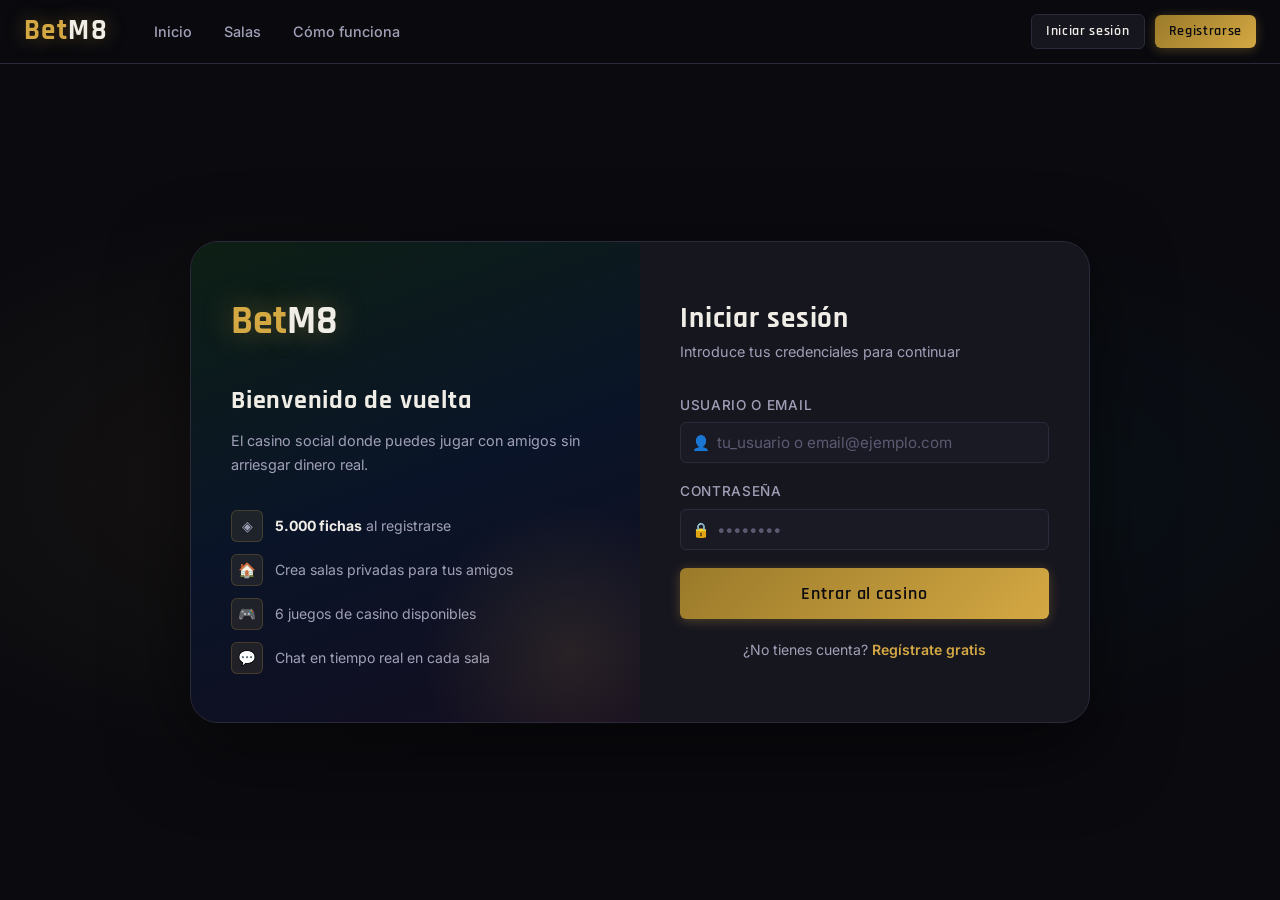
<file: frontend/gestion-sala.html>
<!DOCTYPE html>
<html lang="es">
<head>
  <meta charset="UTF-8">
  <meta name="viewport" content="width=device-width, initial-scale=1.0">
  <title>Gestión de sala — BetM8</title>
  <link rel="stylesheet" href="css/global.css">
  <style>
    .host-layout {
      display: grid;
      grid-template-columns: 1fr 340px;
      gap: 24px;
      padding: 32px 0 60px;
      align-items: start;
    }

    .room-status-bar {
      background: var(--bg-card);
      border: 1px solid var(--border);
      border-radius: var(--radius-lg);
      padding: 20px 24px;
      display: flex;
      align-items: center;
      gap: 20px;
      flex-wrap: wrap;
      margin-bottom: 24px;
    }
    .room-status-icon { font-size: 2.2rem; }
    .room-status-info { flex: 1; }
    .room-status-name { font-family: var(--font-display); font-size: 1.4rem; font-weight: 700; margin-bottom: 4px; }
    .room-status-meta { display: flex; gap: 10px; flex-wrap: wrap; align-items: center; }
    .room-status-controls { display: flex; gap: 10px; flex-wrap: wrap; }

    .invite-box {
      background: var(--bg-surface);
      border: 1px solid var(--border);
      border-radius: var(--radius-md);
      padding: 16px 20px;
      display: flex;
      align-items: center;
      gap: 14px;
      margin-bottom: 24px;
      flex-wrap: wrap;
    }
    .invite-code {
      font-family: monospace;
      font-size: 1.4rem;
      font-weight: 700;
      color: var(--gold);
      letter-spacing: 0.18em;
      background: var(--bg-card);
      border: 1px solid var(--gold-dark);
      border-radius: var(--radius-sm);
      padding: 6px 16px;
    }
    .invite-label { font-size: 0.82rem; color: var(--text-secondary); flex: 1; }

    .panel {
      background: var(--bg-card);
      border: 1px solid var(--border);
      border-radius: var(--radius-lg);
      overflow: hidden;
      margin-bottom: 20px;
    }
    .panel-header {
      padding: 16px 20px;
      border-bottom: 1px solid var(--border);
      display: flex;
      align-items: center;
      justify-content: space-between;
      gap: 12px;
    }
    .panel-title { font-family: var(--font-display); font-size: 1.05rem; font-weight: 700; }

    .player-row {
      display: flex;
      align-items: center;
      gap: 14px;
      padding: 14px 20px;
      border-bottom: 1px solid rgba(42,42,58,0.5);
      transition: background 0.15s;
    }
    .player-row:last-child { border-bottom: none; }
    .player-row:hover { background: var(--bg-card-hover); }

    .player-avatar-sm {
      width: 36px; height: 36px;
      border-radius: 50%;
      background: linear-gradient(135deg, var(--gold-dark), var(--gold));
      display: flex; align-items: center; justify-content: center;
      font-size: 0.75rem; font-weight: 700; color: var(--bg-base); flex-shrink: 0;
    }

    .player-name-wrap { flex: 1; min-width: 0; }
    .player-name { font-weight: 600; font-size: 0.92rem; white-space: nowrap; overflow: hidden; text-overflow: ellipsis; }
    .player-name-sub { font-size: 0.75rem; color: var(--text-muted); }

    .player-coins { font-family: var(--font-display); font-size: 1rem; font-weight: 700; color: var(--gold); white-space: nowrap; }
    .player-coins::before { content: '◈ '; font-size: 0.85rem; }

    .player-rank { font-family: var(--font-display); font-size: 0.85rem; color: var(--text-muted); width: 20px; text-align: center; }
    .player-rank.top1 { color: #ffd700; }
    .player-rank.top2 { color: #c0c0c0; }
    .player-rank.top3 { color: #cd7f32; }

    .player-actions { display: flex; gap: 6px; }

    .modal-overlay {
      display: none;
      position: fixed; inset: 0;
      background: rgba(0,0,0,0.75);
      backdrop-filter: blur(4px);
      z-index: 200;
      align-items: center;
      justify-content: center;
      padding: 20px;
    }
    .modal-overlay.open { display: flex; }
    .modal {
      background: var(--bg-card);
      border: 1px solid var(--border);
      border-radius: var(--radius-xl);
      padding: 32px;
      max-width: 400px;
      width: 100%;
      box-shadow: 0 24px 80px rgba(0,0,0,0.6);
      animation: modalIn 0.25s ease;
    }
    @keyframes modalIn {
      from { transform: scale(0.95) translateY(10px); opacity: 0; }
      to   { transform: scale(1) translateY(0); opacity: 1; }
    }
    .modal h2 { font-family: var(--font-display); font-size: 1.4rem; margin-bottom: 4px; }
    .modal p  { color: var(--text-secondary); font-size: 0.88rem; margin-bottom: 20px; }
    .modal-actions { display: flex; gap: 10px; margin-top: 20px; }

    .chat-panel {
      background: var(--bg-card);
      border: 1px solid var(--border);
      border-radius: var(--radius-lg);
      overflow: hidden;
      position: sticky;
      top: 84px;
      height: calc(100vh - 120px);
      max-height: 720px;
      display: flex;
      flex-direction: column;
    }
    .chat-header {
      padding: 14px 18px;
      border-bottom: 1px solid var(--border);
      font-family: var(--font-display);
      font-size: 1rem;
      font-weight: 700;
      display: flex;
      align-items: center;
      justify-content: space-between;
    }
    .chat-online {
      display: flex; align-items: center; gap: 5px;
      font-size: 0.78rem; color: var(--neon-green);
      font-family: var(--font-body); font-weight: 400;
    }
    .chat-online::before { content: '●'; font-size: 0.5rem; }

    .chat-messages {
      flex: 1; overflow-y: auto; padding: 14px;
      display: flex; flex-direction: column; gap: 10px;
    }
    .chat-msg { display: flex; flex-direction: column; gap: 2px; }
    .chat-msg-header { display: flex; align-items: center; gap: 6px; }
    .chat-msg-user { font-size: 0.78rem; font-weight: 600; color: var(--gold); }
    .chat-msg-time { font-size: 0.7rem; color: var(--text-muted); }
    .chat-msg-text { font-size: 0.85rem; color: var(--text-secondary); background: var(--bg-surface); border-radius: var(--radius-sm); padding: 6px 10px; }
    .chat-msg.system .chat-msg-text { background: rgba(212,168,67,0.06); color: var(--text-muted); font-size: 0.8rem; text-align: center; }

    .chat-input-wrap {
      padding: 12px; border-top: 1px solid var(--border);
      display: flex; gap: 8px;
    }
    .chat-input-wrap input {
      flex: 1; background: var(--bg-input); border: 1px solid var(--border);
      border-radius: var(--radius-sm); color: var(--text-primary);
      font-family: var(--font-body); font-size: 0.88rem; padding: 8px 12px;
    }
    .chat-input-wrap input:focus { outline: none; border-color: var(--gold-dark); }
    .chat-send { flex-shrink: 0; }

    .ranking-bar { height: 6px; border-radius: 3px; background: var(--border); margin-top: 4px; overflow: hidden; }
    .ranking-bar-fill { height: 100%; border-radius: 3px; background: linear-gradient(90deg, var(--gold-dark), var(--gold)); transition: width 0.5s ease; }

    @media (max-width: 900px) {
      .host-layout { grid-template-columns: 1fr; }
      .chat-panel { position: static; height: 400px; max-height: 400px; }
    }
  </style>
</head>
<body>
  <nav class="navbar" id="betm8-nav"></nav>

  <div class="container">
    <div id="room-status-bar" class="room-status-bar">
      <div class="room-status-icon" id="bar-icon">🃏</div>
      <div class="room-status-info">
        <div class="room-status-name" id="bar-name">Cargando sala...</div>
        <div class="room-status-meta" id="bar-meta"></div>
      </div>
      <div class="room-status-controls" id="bar-controls"></div>
    </div>

    <div class="invite-box" id="invite-box" style="display:none">
      <div>
        <div style="font-size:0.78rem;color:var(--text-muted);margin-bottom:4px;text-transform:uppercase;letter-spacing:0.08em">Código de invitación</div>
        <div class="invite-code" id="invite-code">——</div>
      </div>
      <div class="invite-label">Comparte este código con tus amigos para que puedan unirse a la sala</div>
      <button class="btn btn-ghost btn-sm" onclick="copyCode()">Copiar</button>
    </div>

    <div class="host-layout">
      <div>
        <div class="panel">
          <div class="panel-header">
            <div class="panel-title">Jugadores y ranking</div>
            <div style="display:flex;gap:8px;align-items:center">
              <span class="badge badge-green" id="player-count-badge">0 jugadores</span>
              <button class="btn btn-success btn-sm" onclick="openGiveCoinsModal(null)">+ Repartir fichas</button>
            </div>
          </div>
          <div id="players-list"></div>
        </div>

        <div class="panel" id="host-panel">
          <div class="panel-header">
            <div class="panel-title">Control de partida</div>
            <span class="badge badge-gold">Solo anfitrión</span>
          </div>
          <div style="padding:20px;display:flex;flex-direction:column;gap:12px">
            <div style="display:flex;gap:10px;flex-wrap:wrap">
              <button class="btn btn-success" id="btn-start" onclick="startGame()">▶ Iniciar partida</button>
              <button class="btn btn-ghost" id="btn-pause" onclick="pauseGame()" style="display:none">⏸ Pausar</button>
              <button class="btn btn-danger" id="btn-end" onclick="endGame()">⏹ Finalizar sala</button>
            </div>
            <div class="divider" style="margin:4px 0"></div>
            <div>
              <div style="font-size:0.82rem;color:var(--text-secondary);margin-bottom:8px;font-weight:500">Enviar aviso a todos los jugadores</div>
              <div style="display:flex;gap:8px">
                <input type="text" class="form-control" id="broadcast-input" placeholder="Ej: La partida empieza en 1 minuto..." style="flex:1">
                <button class="btn btn-outline btn-sm" onclick="broadcast()">Enviar</button>
              </div>
            </div>
          </div>
        </div>

        <div class="panel" id="tournament-panel" style="display:none">
          <div class="panel-header">
            <div class="panel-title">🏆 Bracket del torneo</div>
            <button class="btn btn-outline btn-sm" onclick="generateBracket()">Generar bracket</button>
          </div>
          <div id="bracket-display" style="padding:20px;color:var(--text-muted);font-size:0.9rem">
            Aún no se ha generado el bracket. Pulsa "Generar bracket" cuando todos los jugadores estén listos.
          </div>
        </div>
      </div>

      <div>
        <div class="chat-panel">
          <div class="chat-header">
            Chat de sala
            <span class="chat-online" id="chat-online">0 en línea</span>
          </div>
          <div class="chat-messages" id="chat-messages"></div>
          <div class="chat-input-wrap">
            <input type="text" id="chat-input" placeholder="Escribe un mensaje..." maxlength="200"
              onkeydown="if(event.key==='Enter') sendChat()">
            <button class="btn btn-primary btn-sm chat-send" onclick="sendChat()">→</button>
          </div>
        </div>
      </div>
    </div>
  </div>

  <div class="modal-overlay" id="coins-modal">
    <div class="modal">
      <h2>Repartir fichas</h2>
      <p>Selecciona el jugador y la cantidad a entregar</p>
      <div style="display:flex;flex-direction:column;gap:14px">
        <div class="form-group">
          <label class="form-label">Jugador</label>
          <select class="form-control" id="give-player-select"></select>
        </div>
        <div class="form-group">
          <label class="form-label">Cantidad de fichas</label>
          <input type="number" class="form-control" id="give-amount" min="1" max="100000" value="500" step="100">
        </div>
        <div class="form-group">
          <label class="form-label">Motivo (opcional)</label>
          <input type="text" class="form-control" id="give-reason" placeholder="Ej: Premio por ganar la ronda">
        </div>
      </div>
      <div class="modal-actions">
        <button class="btn btn-ghost" onclick="closeCoinsModal()">Cancelar</button>
        <button class="btn btn-primary" onclick="giveCoins()">Entregar fichas</button>
      </div>
    </div>
  </div>

  <div class="modal-overlay" id="kick-modal">
    <div class="modal">
      <h2>Expulsar jugador</h2>
      <p id="kick-msg">¿Estás seguro de que quieres expulsar a este jugador de la sala?</p>
      <div class="modal-actions">
        <button class="btn btn-ghost" onclick="closeKickModal()">Cancelar</button>
        <button class="btn btn-danger" onclick="confirmKick()">Expulsar</button>
      </div>
    </div>
  </div>

  <div class="modal-overlay" id="end-modal">
    <div class="modal">
      <h2>Finalizar sala</h2>
      <p>¿Estás seguro de que quieres finalizar y cerrar la sala? Esta acción no se puede deshacer.</p>
      <div class="modal-actions">
        <button class="btn btn-ghost" onclick="closeEndModal()">Cancelar</button>
        <button class="btn btn-danger" onclick="confirmEndGame()">Finalizar sala</button>
      </div>
    </div>
  </div>

  <script src="js/app.js"></script>
  <script>
    const params = new URLSearchParams(window.location.search);
    const roomId = params.get('room');
    let room = null;
    let isHost = false;
    let kickTargetId = null;

    const gameIcons  = { blackjack:'🃏', ruleta:'🎡', poker:'♠️', slots:'🎰', baccarat:'🎴', dados:'🎲' };
    const gameLabels = { blackjack:'Blackjack', ruleta:'Ruleta', poker:'Poker', slots:'Tragaperras', baccarat:'Baccarat', dados:'Dados' };

    async function loadRoom() {
      if (!roomId) { window.location.href = 'lobby.html'; return; }
      // Intentamos API, si falla usamos localStorage
      room = await BetM8.getRoom(roomId);
      if (!room) { BetM8.toast('Sala no encontrada', 'error'); setTimeout(() => window.location.href = 'lobby.html', 1500); return; }
      const user = BetM8.getUser();
      isHost = user && (room.host_id === user.id || room.hostId === user.id);
      renderAll();
    }

    function renderAll() {
      renderStatusBar();
      renderPlayers();
      renderChat();
      if (room.codigo_inv || room.inviteCode) {
        document.getElementById('invite-box').style.display = 'flex';
        document.getElementById('invite-code').textContent = room.codigo_inv || room.inviteCode;
      }
      if (room.es_torneo || room.isTournament) {
        document.getElementById('tournament-panel').style.display = 'block';
      }
      document.getElementById('host-panel').style.display = isHost ? 'block' : 'none';
    }

    function renderStatusBar() {
      const juego = room.juego || room.game;
      const nombre = room.nombre || room.name;
      const estado = room.estado || room.status;
      const jugadores = room.jugadores || room.players || [];
      const maxJugadores = room.max_jugadores || room.maxPlayers || 8;

      document.getElementById('bar-icon').textContent = gameIcons[juego] || '🎮';
      document.getElementById('bar-name').textContent = nombre;

      const statusBadge = (estado === 'playing' || estado === 'jugando')
        ? '<span class="badge badge-red">En juego</span>'
        : (estado === 'finished' || estado === 'finalizada')
        ? '<span class="badge badge-gold">Finalizada</span>'
        : '<span class="badge badge-green">Esperando jugadores</span>';

      document.getElementById('bar-meta').innerHTML = `
        ${statusBadge}
        <span class="badge badge-blue">${gameLabels[juego] || juego}</span>
        ${room.es_torneo || room.isTournament ? '<span class="badge badge-gold">Torneo</span>' : ''}
        <span style="font-size:0.82rem;color:var(--text-muted)">${jugadores.length}/${maxJugadores} jugadores</span>
      `;

      const gamePages = { blackjack:'blackjack.html', ruleta:'ruleta.html', poker:'poker.html', slots:'slots.html', baccarat:'baccarat.html', dados:'dados.html' };
      document.getElementById('bar-controls').innerHTML = `
        <a href="${gamePages[juego] || 'lobby.html'}?room=${room.id}" class="btn btn-primary btn-sm">Ir al juego →</a>
        <a href="lobby.html" class="btn btn-ghost btn-sm">← Lobby</a>
      `;

      const startBtn = document.getElementById('btn-start');
      const pauseBtn = document.getElementById('btn-pause');
      if (startBtn) {
        if (estado === 'playing' || estado === 'jugando') {
          startBtn.style.display = 'none';
          pauseBtn.style.display = 'inline-flex';
        } else {
          startBtn.style.display = 'inline-flex';
          pauseBtn.style.display = 'none';
        }
      }
    }

    function renderPlayers() {
      const jugadores = room.jugadores || room.players || [];
      const sorted = [...jugadores].sort((a, b) => (b.fichas || b.coins || 0) - (a.fichas || a.coins || 0));
      const maxCoins = sorted[0]?.fichas || sorted[0]?.coins || 1;
      const user = BetM8.getUser();

      const hostId = room.host_id || room.hostId;
      document.getElementById('player-count-badge').textContent = jugadores.length + ' jugadores';
      document.getElementById('chat-online').textContent = jugadores.length + ' en línea';

      document.getElementById('players-list').innerHTML = sorted.map((p, i) => {
        const rankClass = i === 0 ? 'top1' : i === 1 ? 'top2' : i === 2 ? 'top3' : '';
        const rankLabel = i === 0 ? '🥇' : i === 1 ? '🥈' : i === 2 ? '🥉' : (i + 1);
        const pId = p.usuario_id || p.id;
        const pCoins = p.fichas || p.coins || 0;
        const isMe = user && pId === user.id;
        const pIsHost = pId === hostId;
        const barPct = maxCoins > 0 ? Math.round((pCoins / maxCoins) * 100) : 0;

        return `<div class="player-row">
          <div class="player-rank ${rankClass}">${rankLabel}</div>
          <div class="player-avatar-sm">${(p.avatar || p.username?.slice(0,2) || '??').toUpperCase()}</div>
          <div class="player-name-wrap">
            <div class="player-name">${p.username || 'Jugador'}${isMe ? ' <span style="color:var(--neon-blue);font-size:0.7rem">(tú)</span>' : ''}${pIsHost ? ' <span class="badge badge-gold" style="font-size:0.65rem;padding:2px 6px">Host</span>' : ''}</div>
            <div class="ranking-bar"><div class="ranking-bar-fill" style="width:${barPct}%"></div></div>
          </div>
          <div class="player-coins">${pCoins.toLocaleString('es-ES')}</div>
          ${isHost && !pIsHost ? `<div class="player-actions">
            <button class="btn btn-success btn-sm" title="Dar fichas" onclick="openGiveCoinsModal('${pId}')">◈+</button>
            <button class="btn btn-danger btn-sm" title="Expulsar" onclick="openKickModal('${pId}', '${p.username}')">✕</button>
          </div>` : ''}
        </div>`;
      }).join('');

      const sel = document.getElementById('give-player-select');
      if (sel) {
        sel.innerHTML = jugadores
          .filter(p => (p.usuario_id || p.id) !== hostId)
          .map(p => `<option value="${p.usuario_id || p.id}">${p.username}</option>`)
          .join('') || '<option>No hay otros jugadores</option>';
      }
    }

    async function renderChat() {
      // Intentamos obtener mensajes de la API, si falla usamos localStorage
      let msgs = await BetM8.getChat(roomId);
      if (!msgs || msgs.length === 0) {
        msgs = room.chatMessages || [];
      }
      const container = document.getElementById('chat-messages');
      container.innerHTML = msgs.length === 0
        ? '<div class="chat-msg system"><div class="chat-msg-text">El chat de la sala está activo. ¡Saluda!</div></div>'
        : msgs.map(m => {
            if (m.system) return `<div class="chat-msg system"><div class="chat-msg-text">${m.text}</div></div>`;
            // Compatibilidad: API usa username/mensaje/enviado_at, localStorage usa user/text/at
            const nombre = m.username || m.user;
            const texto = m.mensaje || m.text;
            const tiempo = m.enviado_at || m.at;
            return `<div class="chat-msg">
                <div class="chat-msg-header">
                  <span class="chat-msg-user">${nombre}</span>
                  <span class="chat-msg-time">${BetM8.timeAgo(tiempo)}</span>
                </div>
                <div class="chat-msg-text">${texto}</div>
              </div>`;
          }).join('');
      container.scrollTop = container.scrollHeight;
    }

    async function sendChat() {
      const input = document.getElementById('chat-input');
      const text = input.value.trim();
      if (!text) return;
      const user = BetM8.getUser();
      if (!user) return;
      input.value = '';

      // Intentamos API, si falla usamos localStorage
      const result = await BetM8.sendChat(roomId, text);
      if (result && result.ok) {
        renderChat();
      } else {
        // Fallback a localStorage
        room.chatMessages = room.chatMessages || [];
        room.chatMessages.push({ user: user.username, text, at: new Date().toISOString() });
        BetM8.updateRoom(room.id, { chatMessages: room.chatMessages });
        renderChat();
      }
    }

    async function startGame() {
      // Intentamos API, si falla usamos localStorage
      const result = await BetM8.startGame(roomId);
      if (!result || !result.ok) {
        BetM8.updateRoom(room.id, { status: 'playing' });
      }
      room.status = 'playing';
      room.estado = 'jugando';
      addSystemMsg('🎮 El anfitrión ha iniciado la partida');
      renderAll();
      BetM8.toast('Partida iniciada', 'success');
    }

    async function pauseGame() {
      const result = await BetM8.pauseGame(roomId);
      if (!result || !result.ok) {
        BetM8.updateRoom(room.id, { status: 'waiting' });
      }
      room.status = 'waiting';
      room.estado = 'esperando';
      addSystemMsg('⏸ El anfitrión ha pausado la partida');
      renderAll();
      BetM8.toast('Partida pausada', 'warning');
    }

    function endGame() {
      document.getElementById('end-modal').classList.add('open');
    }

    function closeEndModal() {
      document.getElementById('end-modal').classList.remove('open');
    }

    async function confirmEndGame() {
      closeEndModal();
      if (refreshInterval) { clearInterval(refreshInterval); refreshInterval = null; }
      const result = await BetM8.endGame(roomId);
      if (!result || !result.ok) {
        BetM8.updateRoom(room.id, { status: 'finished' });
      }
      room.status = 'finished';
      room.estado = 'finalizada';
      addSystemMsg('⏹ La sala ha sido finalizada por el anfitrión');
      renderAll();
      BetM8.toast('Sala finalizada — redirigiendo al lobby...', 'info');
      setTimeout(() => { window.location.href = 'lobby.html'; }, 3000);
    }

    function broadcast() {
      const text = document.getElementById('broadcast-input').value.trim();
      if (!text) return;
      addSystemMsg('📢 Anfitrión: ' + text);
      document.getElementById('broadcast-input').value = '';
      BetM8.toast('Aviso enviado', 'success');
    }

    function addSystemMsg(text) {
      room.chatMessages = room.chatMessages || [];
      room.chatMessages.push({ system: true, text, at: new Date().toISOString() });
      BetM8.updateRoom(room.id, { chatMessages: room.chatMessages });
      renderChat();
    }

    function openGiveCoinsModal(playerId) {
      const sel = document.getElementById('give-player-select');
      if (playerId && sel) {
        const opt = sel.querySelector(`option[value="${playerId}"]`);
        if (opt) opt.selected = true;
      }
      document.getElementById('coins-modal').classList.add('open');
    }

    function closeCoinsModal() { document.getElementById('coins-modal').classList.remove('open'); }

    async function giveCoins() {
      const sel = document.getElementById('give-player-select');
      const playerId = sel.value;
      const amount = parseInt(document.getElementById('give-amount').value);
      const reason = document.getElementById('give-reason').value.trim();
      if (!playerId || isNaN(amount) || amount <= 0) { BetM8.toast('Introduce una cantidad válida', 'warning'); return; }

      // Intentamos API, si falla usamos localStorage
      const result = await BetM8.giveCoins(roomId, playerId, amount, reason || 'reparto');
      if (!result || !result.ok) {
        // Fallback localStorage
        const players = room.jugadores || room.players || [];
        const player = players.find(p => (p.usuario_id || p.id) === playerId);
        if (player) {
          player.fichas = (player.fichas || player.coins || 0) + amount;
          player.coins = player.fichas;
          BetM8.updateRoom(room.id, { players });
        }
      }

      const players = room.jugadores || room.players || [];
      const player = players.find(p => (p.usuario_id || p.id) === playerId);
      const playerName = player ? player.username : 'Jugador';
      addSystemMsg(`◈ ${amount.toLocaleString('es-ES')} fichas entregadas a ${playerName}${reason ? ' — ' + reason : ''}`);

      // Recargar la sala
      room = await BetM8.getRoom(roomId) || room;
      renderPlayers();
      closeCoinsModal();
      BetM8.toast('Fichas entregadas a ' + playerName, 'success');
    }

    function openKickModal(playerId, username) {
      kickTargetId = playerId;
      document.getElementById('kick-msg').textContent = `¿Expulsar a ${username} de la sala?`;
      document.getElementById('kick-modal').classList.add('open');
    }

    function closeKickModal() { document.getElementById('kick-modal').classList.remove('open'); kickTargetId = null; }

    async function confirmKick() {
      if (!kickTargetId) return;
      const players = room.jugadores || room.players || [];
      const player = players.find(p => (p.usuario_id || p.id) === kickTargetId);

      // Intentamos API, si falla usamos localStorage
      const result = await BetM8.kickPlayer(roomId, kickTargetId);
      if (!result || !result.ok) {
        // Fallback localStorage
        room.players = (room.players || []).filter(p => p.id !== kickTargetId);
        BetM8.updateRoom(room.id, { players: room.players });
      }

      if (player) addSystemMsg(`🚫 ${player.username} ha sido expulsado de la sala`);
      room = await BetM8.getRoom(roomId) || room;
      renderPlayers();
      closeKickModal();
      BetM8.toast('Jugador expulsado', 'info');
    }

    function generateBracket() {
      const players = [...room.players];
      if (players.length < 2) { BetM8.toast('Necesitas al menos 2 jugadores', 'warning'); return; }
      for (let i = players.length - 1; i > 0; i--) {
        const j = Math.floor(Math.random() * (i + 1));
        [players[i], players[j]] = [players[j], players[i]];
      }
      const pairs = [];
      for (let i = 0; i < players.length - 1; i += 2) {
        pairs.push({ a: players[i], b: players[i + 1] || { username: 'BYE', coins: 0 } });
      }
      document.getElementById('bracket-display').innerHTML = `
        <div style="display:flex;flex-direction:column;gap:10px">
          <div style="font-size:0.8rem;color:var(--text-muted);margin-bottom:4px;text-transform:uppercase;letter-spacing:0.08em">Ronda 1</div>
          ${pairs.map((p, i) => `
            <div style="display:flex;align-items:center;gap:10px;background:var(--bg-surface);border:1px solid var(--border);border-radius:var(--radius-sm);padding:10px 14px">
              <span style="color:var(--text-muted);font-size:0.78rem;width:20px">#${i+1}</span>
              <span style="font-weight:600;flex:1">${p.a.username}</span>
              <span style="color:var(--text-muted);font-size:0.8rem">vs</span>
              <span style="font-weight:600;flex:1;text-align:right">${p.b.username}</span>
            </div>
          `).join('')}
        </div>`;
      addSystemMsg('🏆 Bracket del torneo generado — ¡que empiece la competición!');
      BetM8.toast('Bracket generado', 'success');
    }

    function copyCode() {
      const code = document.getElementById('invite-code').textContent;
      navigator.clipboard.writeText(code).then(() => BetM8.toast('Código copiado', 'success'));
    }

    document.getElementById('coins-modal').addEventListener('click', function(e) { if (e.target === this) closeCoinsModal(); });
    document.getElementById('kick-modal').addEventListener('click', function(e) { if (e.target === this) closeKickModal(); });
    document.getElementById('end-modal').addEventListener('click', function(e) { if (e.target === this) closeEndModal(); });

    let refreshInterval = null;

    document.addEventListener('DOMContentLoaded', () => {
      if (!BetM8.getUser()) { window.location.href = 'login.html'; return; }
      loadRoom();
      refreshInterval = setInterval(async () => {
        const updated = await BetM8.getRoom(roomId);
        if (updated) {
          const estado = updated.estado || updated.status;
          if (estado === 'finalizada' || estado === 'finished') {
            clearInterval(refreshInterval); refreshInterval = null;
          }
          room = updated; renderAll();
        }
      }, 5000);
    });
  </script>
</body>
</html>
</file>
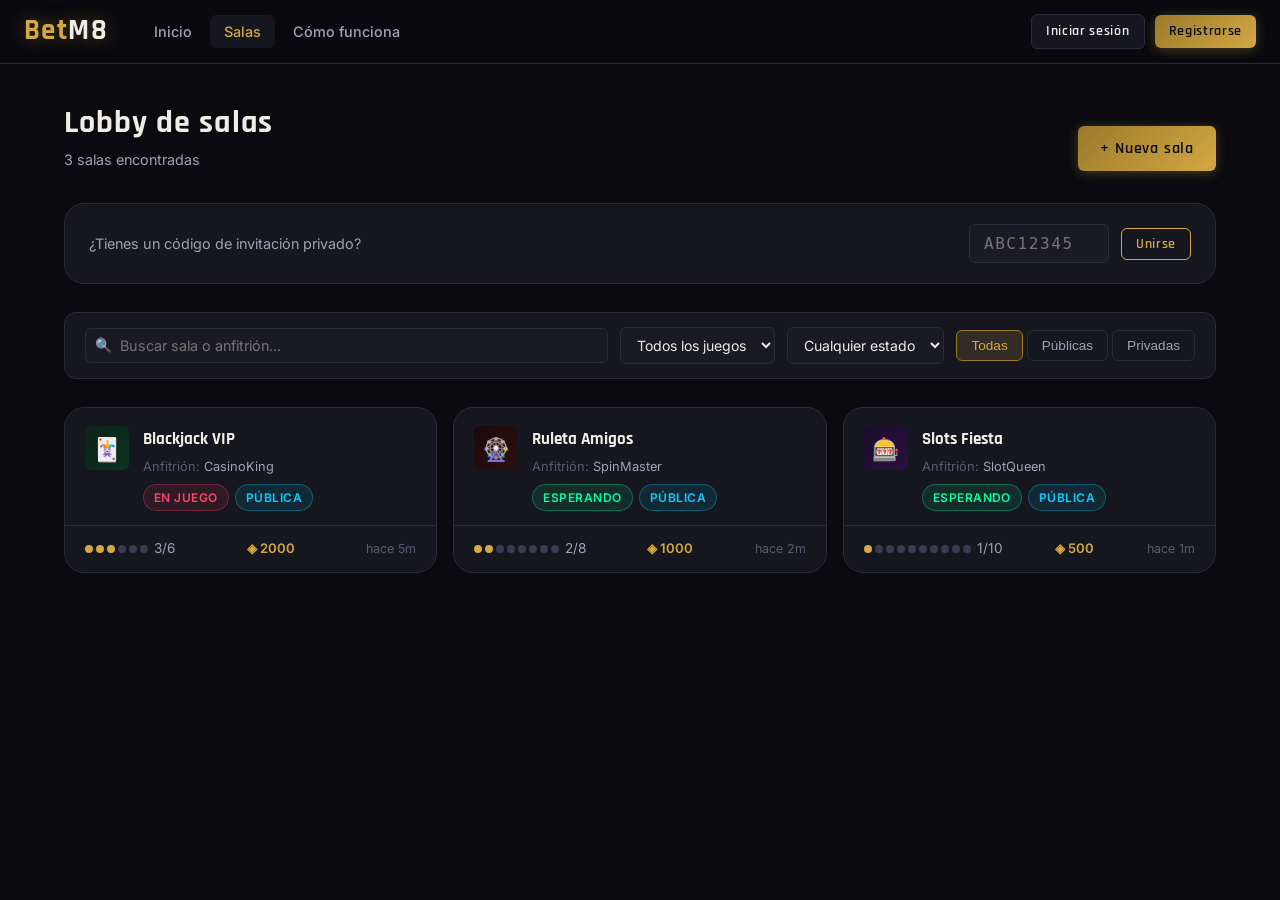
<file: frontend/lobby.html>
<!DOCTYPE html>
<html lang="es">
<head>
  <meta charset="UTF-8">
  <meta name="viewport" content="width=device-width, initial-scale=1.0">
  <title>Lobby — BetM8</title>
  <link rel="stylesheet" href="css/global.css">
  <style>
    .lobby-header {
      padding: 40px 0 32px;
      display: flex;
      align-items: flex-end;
      justify-content: space-between;
      gap: 20px;
      flex-wrap: wrap;
    }
    .lobby-header h1 { font-family: var(--font-display); font-size: 2rem; line-height: 1.2; margin: 0 0 6px; }
    .lobby-header p { color: var(--text-secondary); font-size: 0.9rem; margin: 0; }

    .filters-bar {
      background: var(--bg-card);
      border: 1px solid var(--border);
      border-radius: var(--radius-md);
      padding: 14px 20px;
      display: flex;
      gap: 12px;
      flex-wrap: wrap;
      align-items: center;
      margin-bottom: 28px;
    }

    .filter-search {
      flex: 1;
      min-width: 200px;
      position: relative;
    }
    .filter-search input {
      width: 100%;
      background: var(--bg-input);
      border: 1px solid var(--border);
      border-radius: var(--radius-sm);
      color: var(--text-primary);
      font-family: var(--font-body);
      font-size: 0.9rem;
      padding: 8px 12px 8px 34px;
    }
    .filter-search input:focus { outline: none; border-color: var(--gold-dark); }
    .filter-search::before {
      content: '🔍';
      position: absolute; left: 10px; top: 50%; transform: translateY(-50%);
      font-size: 0.85rem; pointer-events: none;
    }

    .filter-select {
      background: var(--bg-input);
      border: 1px solid var(--border);
      border-radius: var(--radius-sm);
      color: var(--text-primary);
      font-family: var(--font-body);
      font-size: 0.88rem;
      padding: 8px 12px;
      cursor: pointer;
    }
    .filter-select:focus { outline: none; border-color: var(--gold-dark); }

    .filter-tabs { display: flex; gap: 4px; }
    .filter-tab {
      padding: 7px 14px;
      border-radius: var(--radius-sm);
      font-size: 0.85rem;
      font-weight: 500;
      cursor: pointer;
      border: 1px solid var(--border);
      background: transparent;
      color: var(--text-secondary);
      transition: all 0.15s;
    }
    .filter-tab.active {
      background: var(--gold-glow);
      border-color: var(--gold-dark);
      color: var(--gold);
    }

    .rooms-grid {
      display: grid;
      grid-template-columns: repeat(auto-fill, minmax(320px, 1fr));
      gap: 16px;
      margin-bottom: 40px;
    }

    .room-card {
      background: var(--bg-card);
      border: 1px solid var(--border);
      border-radius: var(--radius-lg);
      overflow: hidden;
      transition: transform 0.2s, box-shadow 0.2s, border-color 0.2s;
      cursor: pointer;
    }
    .room-card:hover {
      transform: translateY(-2px);
      box-shadow: var(--shadow-card);
      border-color: var(--border-light);
    }
    .room-card.full { opacity: 0.6; }

    .room-card-top {
      padding: 18px 20px 14px;
      border-bottom: 1px solid var(--border);
      display: flex;
      align-items: flex-start;
      gap: 14px;
    }

    .room-game-icon {
      width: 44px; height: 44px;
      border-radius: var(--radius-sm);
      display: flex; align-items: center; justify-content: center;
      font-size: 1.4rem;
      flex-shrink: 0;
    }
    .icon-blackjack { background: linear-gradient(135deg,#0d2218,#0a3320); }
    .icon-ruleta    { background: linear-gradient(135deg,#1a0a0a,#2d0f0f); }
    .icon-poker     { background: linear-gradient(135deg,#0a0d2a,#0f1540); }
    .icon-slots     { background: linear-gradient(135deg,#1a0d2a,#2a1040); }
    .icon-baccarat  { background: linear-gradient(135deg,#1a1a0a,#2d2a0f); }
    .icon-dados     { background: linear-gradient(135deg,#0a1a1a,#0f2a2a); }

    .room-card-info { flex: 1; min-width: 0; }
    .room-name {
      font-family: var(--font-display);
      font-size: 1.05rem;
      font-weight: 700;
      white-space: nowrap;
      overflow: hidden;
      text-overflow: ellipsis;
      margin-bottom: 4px;
    }
    .room-host { font-size: 0.8rem; color: var(--text-muted); }
    .room-host span { color: var(--text-secondary); }
    .room-card-badges { display: flex; gap: 6px; flex-wrap: wrap; margin-top: 6px; }

    .room-card-bottom {
      padding: 12px 20px;
      display: flex;
      align-items: center;
      justify-content: space-between;
      gap: 12px;
    }

    .room-players {
      display: flex;
      align-items: center;
      gap: 6px;
      font-size: 0.85rem;
      color: var(--text-secondary);
    }

    .player-dots { display: flex; gap: 3px; }
    .player-dot {
      width: 8px; height: 8px;
      border-radius: 50%;
      background: var(--border-light);
    }
    .player-dot.filled { background: var(--gold); }

    .room-coins {
      font-size: 0.82rem;
      color: var(--gold);
      font-weight: 600;
    }
    .room-coins::before { content: '◈ '; }

    .room-time { font-size: 0.78rem; color: var(--text-muted); }

    .modal-overlay {
      display: none;
      position: fixed; inset: 0;
      background: rgba(0,0,0,0.75);
      backdrop-filter: blur(4px);
      z-index: 200;
      align-items: center;
      justify-content: center;
      padding: 20px;
    }
    .modal-overlay.open { display: flex; }

    .modal {
      background: var(--bg-card);
      border: 1px solid var(--border);
      border-radius: var(--radius-xl);
      padding: 32px;
      max-width: 420px;
      width: 100%;
      box-shadow: 0 24px 80px rgba(0,0,0,0.6);
      animation: modalIn 0.25s ease;
    }
    @keyframes modalIn {
      from { transform: scale(0.95) translateY(10px); opacity: 0; }
      to   { transform: scale(1) translateY(0); opacity: 1; }
    }

    .modal-header { display: flex; align-items: center; gap: 14px; margin-bottom: 24px; }
    .modal-icon { font-size: 2rem; }
    .modal-header h2 { font-family: var(--font-display); font-size: 1.4rem; }
    .modal-header p { font-size: 0.85rem; color: var(--text-secondary); }
    .modal-actions { display: flex; gap: 10px; margin-top: 24px; }

    .empty-state {
      text-align: center;
      padding: 80px 20px;
      color: var(--text-muted);
    }
    .empty-state-icon { font-size: 3rem; margin-bottom: 16px; }
    .empty-state h3 { font-family: var(--font-display); font-size: 1.3rem; color: var(--text-secondary); margin-bottom: 8px; }
    .empty-state p { font-size: 0.9rem; }

    .code-join {
      background: var(--bg-card);
      border: 1px solid var(--border);
      border-radius: var(--radius-lg);
      padding: 20px 24px;
      margin-bottom: 28px;
      display: flex;
      align-items: center;
      gap: 12px;
      flex-wrap: wrap;
    }
    .code-join p { color: var(--text-secondary); font-size: 0.9rem; flex: 1; min-width: 160px; }
    .code-join input {
      background: var(--bg-input);
      border: 1px solid var(--border);
      border-radius: var(--radius-sm);
      color: var(--text-primary);
      font-family: monospace;
      font-size: 1rem;
      padding: 9px 14px;
      letter-spacing: 0.1em;
      text-transform: uppercase;
      width: 140px;
    }
    .code-join input:focus { outline: none; border-color: var(--gold-dark); }

    @media (max-width: 600px) {
      .lobby-header { flex-direction: column; align-items: flex-start; }
      .rooms-grid { grid-template-columns: 1fr; }
    }
  </style>
</head>
<body>
  <nav class="navbar" id="betm8-nav"></nav>

  <div class="container">
    <div class="lobby-header">
      <div>
        <h1>Lobby de salas</h1>
        <p id="rooms-count">Cargando salas...</p>
      </div>
      <div style="display:flex;gap:10px;flex-wrap:wrap">
        <a href="crear-sala.html" class="btn btn-primary">+ Nueva sala</a>
      </div>
    </div>

    <div class="code-join">
      <p>¿Tienes un código de invitación privado?</p>
      <input type="text" id="code-input" placeholder="ABC12345" maxlength="8">
      <button class="btn btn-outline btn-sm" onclick="joinByCode()">Unirse</button>
    </div>

    <div class="filters-bar">
      <div class="filter-search">
        <input type="text" id="search-input" placeholder="Buscar sala o anfitrión..." oninput="renderRooms()">
      </div>
      <select class="filter-select" id="filter-game" onchange="renderRooms()">
        <option value="">Todos los juegos</option>
        <option value="blackjack">Blackjack</option>
        <option value="ruleta">Ruleta</option>
        <option value="poker">Poker</option>
        <option value="slots">Tragaperras</option>
        <option value="baccarat">Baccarat</option>
        <option value="dados">Dados</option>
      </select>
      <select class="filter-select" id="filter-status" onchange="renderRooms()">
        <option value="">Cualquier estado</option>
        <option value="waiting">Esperando</option>
        <option value="playing">En juego</option>
      </select>
      <div class="filter-tabs">
        <button class="filter-tab active" onclick="setTypeFilter('all', this)">Todas</button>
        <button class="filter-tab" onclick="setTypeFilter('public', this)">Públicas</button>
        <button class="filter-tab" onclick="setTypeFilter('private', this)">Privadas</button>
      </div>
    </div>

    <div class="rooms-grid" id="rooms-grid"></div>
  </div>

  <div class="modal-overlay" id="join-modal">
    <div class="modal">
      <div class="modal-header">
        <div class="modal-icon" id="modal-icon">🃏</div>
        <div>
          <h2 id="modal-title">Unirse a sala</h2>
          <p id="modal-subtitle">Sala pública</p>
        </div>
      </div>

      <div id="modal-pass-wrap" style="display:none;margin-bottom:8px">
        <div class="form-group">
          <label class="form-label">Contraseña de la sala</label>
          <input type="password" class="form-control" id="modal-pass" placeholder="Introduce la contraseña">
        </div>
        <div id="modal-pass-error" style="display:none;color:var(--neon-red);font-size:0.83rem;margin-top:6px;padding:8px 10px;background:rgba(255,51,85,0.08);border:1px solid rgba(255,51,85,0.2);border-radius:var(--radius-sm)"></div>
      </div>

      <div id="modal-info" style="background:var(--bg-surface);border:1px solid var(--border);border-radius:var(--radius-sm);padding:12px 14px;font-size:0.85rem;color:var(--text-secondary)"></div>

      <div class="modal-actions">
        <button class="btn btn-ghost" onclick="closeModal()">Cancelar</button>
        <button class="btn btn-primary" id="modal-join-btn">Unirse</button>
      </div>
    </div>
  </div>

  <script src="js/app.js"></script>
  <script>
    let typeFilter = 'all';
    let selectedRoom = null;

    const gameIcons = { blackjack:'🃏', ruleta:'🎡', poker:'♠️', slots:'🎰', baccarat:'🎴', dados:'🎲' };
    const gameLabels = { blackjack:'Blackjack', ruleta:'Ruleta', poker:'Poker', slots:'Tragaperras', baccarat:'Baccarat', dados:'Dados' };

    function setTypeFilter(type, btn) {
      typeFilter = type;
      document.querySelectorAll('.filter-tab').forEach(b => b.classList.remove('active'));
      btn.classList.add('active');
      renderRooms();
    }

    async function renderRooms() {
      const grid = document.getElementById('rooms-grid');
      const search = document.getElementById('search-input').value.toLowerCase();
      const game = document.getElementById('filter-game').value;
      const status = document.getElementById('filter-status').value;

      // Intentamos API, si falla usamos localStorage
      let rooms = await BetM8.getRoomsFromAPI({ game, status, search });
      if (!rooms) rooms = BetM8.getRooms();

      // Filtrar por búsqueda en el frontend (necesario para fallback localStorage)
      if (search) {
        rooms = rooms.filter(r => {
          const nombre = (r.nombre || r.name || '').toLowerCase();
          const host = (r.host_username || r.host || '').toLowerCase();
          return nombre.includes(search) || host.includes(search);
        });
      }

      // Filtrar por tipo (público/privado) en el frontend
      rooms = rooms.filter(r => {
        const tipo = r.tipo || r.type;
        if (typeFilter === 'public' && tipo !== 'publica' && tipo !== 'public') return false;
        if (typeFilter === 'private' && tipo !== 'privada' && tipo !== 'private' && tipo !== 'password') return false;
        return true;
      });

      document.getElementById('rooms-count').textContent =
        rooms.length + ' sala' + (rooms.length !== 1 ? 's' : '') + ' encontrada' + (rooms.length !== 1 ? 's' : '');

      if (rooms.length === 0) {
        grid.innerHTML = `<div class="empty-state" style="grid-column:1/-1">
          <div class="empty-state-icon">🔍</div>
          <h3>No hay salas</h3>
          <p>Prueba a cambiar los filtros o <a href="crear-sala.html" style="color:var(--gold)">crea una sala nueva</a></p>
        </div>`;
        return;
      }

      grid.innerHTML = rooms.map(r => {
        // Compatibilidad con nombres de campo del backend y localStorage
        const jugadores = r.jugadores_actuales || (r.jugadores || r.players || []).length;
        const maxJugadores = r.max_jugadores || r.maxPlayers || 8;
        const full = jugadores >= maxJugadores;
        const estado = r.estado || r.status;
        const tipo = r.tipo || r.type;
        const juego = r.juego || r.game;
        const nombre = r.nombre || r.name;
        const host = r.host_username || r.host;
        const fichas = r.fichas_inicio || r.startingCoins || 1000;
        const creado = r.created_at || r.createdAt;

        const statusBadge = estado === 'jugando' || estado === 'playing'
          ? '<span class="badge badge-red">En juego</span>'
          : '<span class="badge badge-green">Esperando</span>';
        const typeBadge = tipo === 'privada' || tipo === 'private'
          ? '<span class="badge badge-purple">🔒 Privada</span>'
          : tipo === 'password'
          ? '<span class="badge badge-gold">🔑 Contraseña</span>'
          : '<span class="badge badge-blue">Pública</span>';
        const tournBadge = r.es_torneo || r.isTournament ? '<span class="badge badge-gold">Torneo</span>' : '';

        const dots = Array.from({length: maxJugadores}, (_, i) =>
          `<div class="player-dot ${i < jugadores ? 'filled' : ''}"></div>`
        ).join('');

        const iconClass = 'icon-' + juego;

        return `<div class="room-card ${full ? 'full' : ''}" onclick="openJoinModal('${r.id}')">
          <div class="room-card-top">
            <div class="room-game-icon ${iconClass}">${gameIcons[juego] || '🎮'}</div>
            <div class="room-card-info">
              <div class="room-name">${nombre}</div>
              <div class="room-host">Anfitrión: <span>${host}</span></div>
              <div class="room-card-badges">${statusBadge}${typeBadge}${tournBadge}</div>
            </div>
          </div>
          <div class="room-card-bottom">
            <div class="room-players">
              <div class="player-dots">${dots}</div>
              <span>${jugadores}/${maxJugadores}</span>
            </div>
            <div class="room-coins">${BetM8.formatCoins(fichas)}</div>
            <div class="room-time">${BetM8.timeAgo(creado)}</div>
          </div>
        </div>`;
      }).join('');
    }

    async function openJoinModal(roomId) {
      const user = BetM8.getUser();
      if (!user) { window.location.href = 'login.html'; return; }

      // Intentamos API, si falla usamos localStorage
      const room = await BetM8.getRoom(roomId);
      if (!room) return;
      selectedRoom = room;

      // Compatibilidad con nombres de campo del backend
      const juego = room.juego || room.game;
      const nombre = room.nombre || room.name;
      const tipo = room.tipo || room.type;
      const jugadores = room.jugadores || room.players || [];
      const maxJugadores = room.max_jugadores || room.maxPlayers || 8;
      const fichas = room.fichas_inicio || room.startingCoins || 1000;
      const host = room.host_username || room.host;
      const esPrivada = tipo === 'privada' || tipo === 'private';
      const esPassword = tipo === 'password';
      const tienePassword = esPassword || room.has_password || !!room.password;

      document.getElementById('modal-icon').textContent = gameIcons[juego] || '🎮';
      document.getElementById('modal-title').textContent = nombre;
      document.getElementById('modal-subtitle').textContent =
        (esPrivada ? '🔒 Sala privada · ' : esPassword ? '🔑 Con contraseña · ' : 'Sala pública · ') + gameLabels[juego];
      document.getElementById('modal-pass-wrap').style.display = tienePassword ? 'block' : 'none';
      document.getElementById('modal-pass').value = '';
      document.getElementById('modal-pass-error').style.display = 'none';

      const numJugadores = room.jugadores_actuales || jugadores.length;
      const full = numJugadores >= maxJugadores;
      const estado = room.estado || room.status;
      const btn = document.getElementById('modal-join-btn');

      // Comprobar si el usuario ya está en la sala
      const yaUnido = jugadores.some(p => (p.usuario_id || p.id) === user.id);

      if (yaUnido) {
        btn.disabled = false;
        btn.textContent = 'Entrar';
        btn.onclick = function() {
          const gamePages = { blackjack:'blackjack.html', ruleta:'ruleta.html', poker:'poker.html', slots:'slots.html', tragaperras:'slots.html', baccarat:'baccarat.html', dados:'dados.html' };
          window.location.href = (gamePages[juego] || 'gestion-sala.html') + '?room=' + room.id;
        };
      } else {
        btn.disabled = full || estado === 'jugando' || estado === 'playing';
        btn.textContent = full ? 'Sala llena' : (estado === 'jugando' || estado === 'playing') ? 'Partida en curso' : 'Unirse';
        btn.onclick = confirmJoin;
      }

      document.getElementById('modal-info').innerHTML = `
        <div style="display:flex;flex-direction:column;gap:6px">
          <div style="display:flex;justify-content:space-between"><span>Jugadores</span><strong>${numJugadores}/${maxJugadores}</strong></div>
          <div style="display:flex;justify-content:space-between"><span>Fichas de inicio</span><strong style="color:var(--gold)">◈ ${BetM8.formatCoins(fichas)}</strong></div>
          <div style="display:flex;justify-content:space-between"><span>Anfitrión</span><strong>${host}</strong></div>
          ${room.es_torneo || room.isTournament ? '<div style="color:var(--gold);font-size:0.8rem;margin-top:4px">🏆 Modo torneo activo</div>' : ''}
        </div>`;

      document.getElementById('join-modal').classList.add('open');
    }

    function closeModal() {
      document.getElementById('join-modal').classList.remove('open');
      selectedRoom = null;
    }

    async function confirmJoin() {
      if (!selectedRoom) return;
      const tienePassword = selectedRoom.has_password || !!selectedRoom.password;
      const pass = document.getElementById('modal-pass').value;
      const errEl = document.getElementById('modal-pass-error');
      errEl.style.display = 'none';

      if (tienePassword && !pass.trim()) {
        errEl.textContent = 'Debes introducir la contraseña de la sala';
        errEl.style.display = 'block';
        return;
      }

      const result = await BetM8.joinRoom(selectedRoom.id, pass || null);

      if (result.ok) {
        BetM8.toast('Te has unido a ' + (selectedRoom.nombre || selectedRoom.name), 'success');
        closeModal();
        const juego = selectedRoom.juego || selectedRoom.game;
        const gamePages = { blackjack:'blackjack.html', ruleta:'ruleta.html', poker:'poker.html', slots:'slots.html', tragaperras:'slots.html', baccarat:'baccarat.html', dados:'dados.html' };
        setTimeout(() => {
          window.location.href = (gamePages[juego] || 'gestion-sala.html') + '?room=' + selectedRoom.id;
        }, 500);
      } else {
        const msg = result.error || result.msg || 'Error al unirse';
        if (tienePassword) {
          errEl.textContent = msg;
          errEl.style.display = 'block';
        } else {
          BetM8.toast(msg, 'error');
        }
      }
    }

    async function joinByCode() {
      const code = document.getElementById('code-input').value.trim().toUpperCase();
      if (!code) { BetM8.toast('Introduce un código', 'warning'); return; }
      const user = BetM8.getUser();
      if (!user) { window.location.href = 'login.html'; return; }

      // Intentamos API, si falla buscamos en localStorage
      const resultado = await BetM8.joinByCode(code);
      if (resultado && resultado.ok && resultado.room) {
        openJoinModal(resultado.room.id);
        return;
      }

      // Fallback: buscar en localStorage
      const rooms = BetM8.getRooms();
      const room = rooms.find(r => r.codigo_inv === code || r.inviteCode === code || r.id.endsWith(code));
      if (!room) { BetM8.toast('Código no válido o sala no encontrada', 'error'); return; }
      openJoinModal(room.id);
    }

    document.getElementById('join-modal').addEventListener('click', function(e) {
      if (e.target === this) closeModal();
    });

    renderRooms();
    setInterval(renderRooms, 10000);
  </script>
</body>
</html>
</file>
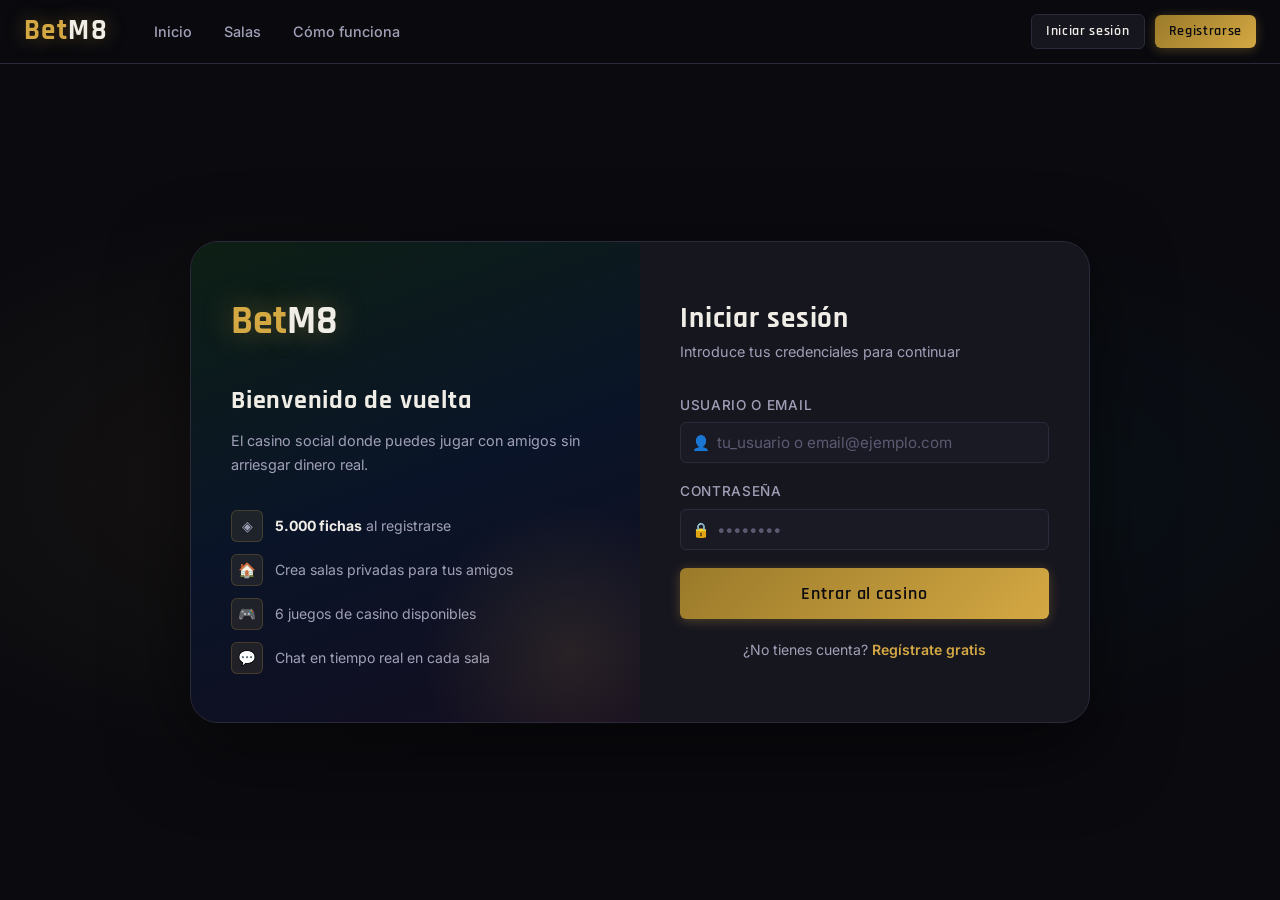
<file: frontend/login.html>
<!DOCTYPE html>
<html lang="es">
<head>
  <meta charset="UTF-8">
  <meta name="viewport" content="width=device-width, initial-scale=1.0">
  <title>Iniciar sesión — BetM8</title>
  <link rel="stylesheet" href="css/global.css">
  <style>
    body { display: flex; flex-direction: column; min-height: 100vh; }

    .auth-page {
      flex: 1;
      display: flex;
      align-items: center;
      justify-content: center;
      padding: 40px 24px;
      position: relative;
      overflow: hidden;
    }

    .auth-bg {
      position: absolute; inset: 0;
      background:
        radial-gradient(ellipse 60% 60% at 20% 50%, rgba(212,168,67,0.06) 0%, transparent 60%),
        radial-gradient(ellipse 50% 50% at 80% 50%, rgba(0,207,255,0.04) 0%, transparent 60%);
      pointer-events: none;
    }

    .auth-wrap {
      display: grid;
      grid-template-columns: 1fr 1fr;
      max-width: 900px;
      width: 100%;
      background: var(--bg-card);
      border: 1px solid var(--border);
      border-radius: var(--radius-xl);
      overflow: hidden;
      position: relative;
      z-index: 1;
      box-shadow: 0 24px 80px rgba(0,0,0,0.5);
    }

    .auth-promo {
      background: linear-gradient(160deg, #0d1f14 0%, #0a1428 50%, #130d1f 100%);
      padding: 48px 40px;
      display: flex;
      flex-direction: column;
      justify-content: center;
      position: relative;
      overflow: hidden;
    }

    .auth-promo::before {
      content: '';
      position: absolute;
      width: 300px; height: 300px;
      background: radial-gradient(circle, rgba(212,168,67,0.12), transparent 70%);
      bottom: -80px; right: -80px;
      border-radius: 50%;
    }

    .auth-promo-brand {
      font-family: var(--font-display);
      font-size: 2.5rem;
      font-weight: 700;
      color: var(--gold);
      margin-bottom: 32px;
      text-shadow: 0 0 30px rgba(212,168,67,0.4);
    }

    .auth-promo-brand span { color: var(--text-primary); }

    .auth-promo h2 {
      font-family: var(--font-display);
      font-size: 1.6rem;
      margin-bottom: 12px;
      line-height: 1.2;
    }

    .auth-promo p { color: var(--text-secondary); font-size: 0.9rem; line-height: 1.7; margin-bottom: 32px; }

    .promo-perks { display: flex; flex-direction: column; gap: 12px; }

    .promo-perk {
      display: flex;
      align-items: center;
      gap: 12px;
      font-size: 0.88rem;
      color: var(--text-secondary);
    }

    .promo-perk-icon {
      width: 32px; height: 32px;
      background: rgba(212,168,67,0.1);
      border: 1px solid rgba(212,168,67,0.2);
      border-radius: var(--radius-sm);
      display: flex; align-items: center; justify-content: center;
      font-size: 0.9rem;
      flex-shrink: 0;
    }

    .auth-form-panel {
      padding: 48px 40px;
      display: flex;
      flex-direction: column;
      justify-content: center;
    }

    .auth-form-panel h1 {
      font-family: var(--font-display);
      font-size: 1.8rem;
      margin-bottom: 4px;
    }

    .auth-subtitle { color: var(--text-secondary); font-size: 0.9rem; margin-bottom: 32px; }

    .form-stack { display: flex; flex-direction: column; gap: 18px; }

    .input-icon-wrap { position: relative; }

    .input-icon {
      position: absolute;
      left: 12px; top: 50%; transform: translateY(-50%);
      color: var(--text-muted);
      font-size: 0.9rem;
      pointer-events: none;
    }

    .input-icon-wrap .form-control { padding-left: 36px; }

    .auth-switch {
      text-align: center;
      font-size: 0.88rem;
      color: var(--text-secondary);
      margin-top: 20px;
    }

    .auth-switch a { color: var(--gold); text-decoration: none; font-weight: 600; }
    .auth-switch a:hover { text-decoration: underline; }

    @media (max-width: 680px) {
      .auth-wrap { grid-template-columns: 1fr; }
      .auth-promo { display: none; }
    }
  </style>
</head>
<body>
  <nav class="navbar" id="betm8-nav"></nav>

  <main class="auth-page">
    <div class="auth-bg"></div>
    <div class="auth-wrap">
      <div class="auth-promo">
        <div class="auth-promo-brand">Bet<span>M8</span></div>
        <h2>Bienvenido de vuelta</h2>
        <p>El casino social donde puedes jugar con amigos sin arriesgar dinero real.</p>
        <div class="promo-perks">
          <div class="promo-perk">
            <div class="promo-perk-icon">◈</div>
            <span><strong style="color:var(--text-primary)">5.000 fichas</strong> al registrarse</span>
          </div>
          <div class="promo-perk">
            <div class="promo-perk-icon">🏠</div>
            <span>Crea salas privadas para tus amigos</span>
          </div>
          <div class="promo-perk">
            <div class="promo-perk-icon">🎮</div>
            <span>6 juegos de casino disponibles</span>
          </div>
          <div class="promo-perk">
            <div class="promo-perk-icon">💬</div>
            <span>Chat en tiempo real en cada sala</span>
          </div>
        </div>
      </div>

      <div class="auth-form-panel">
        <h1>Iniciar sesión</h1>
        <p class="auth-subtitle">Introduce tus credenciales para continuar</p>

        <form class="form-stack" id="login-form" onsubmit="handleLogin(event)">
          <div class="form-group">
            <label class="form-label">Usuario o email</label>
            <div class="input-icon-wrap">
              <span class="input-icon">👤</span>
              <input type="text" class="form-control" id="login-user" placeholder="tu_usuario o email@ejemplo.com" required autocomplete="username">
            </div>
          </div>

          <div class="form-group">
            <label class="form-label">Contraseña</label>
            <div class="input-icon-wrap">
              <span class="input-icon">🔒</span>
              <input type="password" class="form-control" id="login-pass" placeholder="••••••••" required autocomplete="current-password">
            </div>
          </div>

          <div id="login-error" style="color:var(--neon-red);font-size:0.85rem;display:none;padding:10px 12px;background:rgba(255,51,85,0.08);border:1px solid rgba(255,51,85,0.2);border-radius:var(--radius-sm)"></div>

          <button type="submit" class="btn btn-primary btn-full btn-lg" id="login-btn">
            Entrar al casino
          </button>
        </form>

        <p class="auth-switch">
          ¿No tienes cuenta? <a href="register.html">Regístrate gratis</a>
        </p>
      </div>
    </div>
  </main>

  <script src="js/app.js"></script>
  <script>
    if (BetM8.getUser()) window.location.href = 'lobby.html';

    // Crear usuario demo en localStorage (fallback sin backend)
    (function() {
      const users = BetM8.getUsers();
      if (!users.find(u => u.username === 'demo')) {
        BetM8.registerUser({ username: 'demo', email: 'demo@betm8.com', password: 'demo123' });
      }
    })();

    async function handleLogin(e) {
      e.preventDefault();
      const userVal = document.getElementById('login-user').value.trim();
      const passVal = document.getElementById('login-pass').value;
      const errEl = document.getElementById('login-error');
      const btn = document.getElementById('login-btn');

      btn.disabled = true;
      btn.textContent = 'Verificando...';
      errEl.style.display = 'none';

      // Intentamos API, si falla usamos localStorage
      const result = await BetM8.login(userVal, passVal);

      if (result.ok) {
        BetM8.toast('¡Bienvenido, ' + result.user.username + '!', 'success');
        setTimeout(() => window.location.href = 'lobby.html', 600);
      } else {
        errEl.textContent = result.error || 'Credenciales incorrectas';
        errEl.style.display = 'block';
        btn.disabled = false;
        btn.textContent = 'Entrar al casino';
      }
    }
  </script>
</body>
</html>
</file>
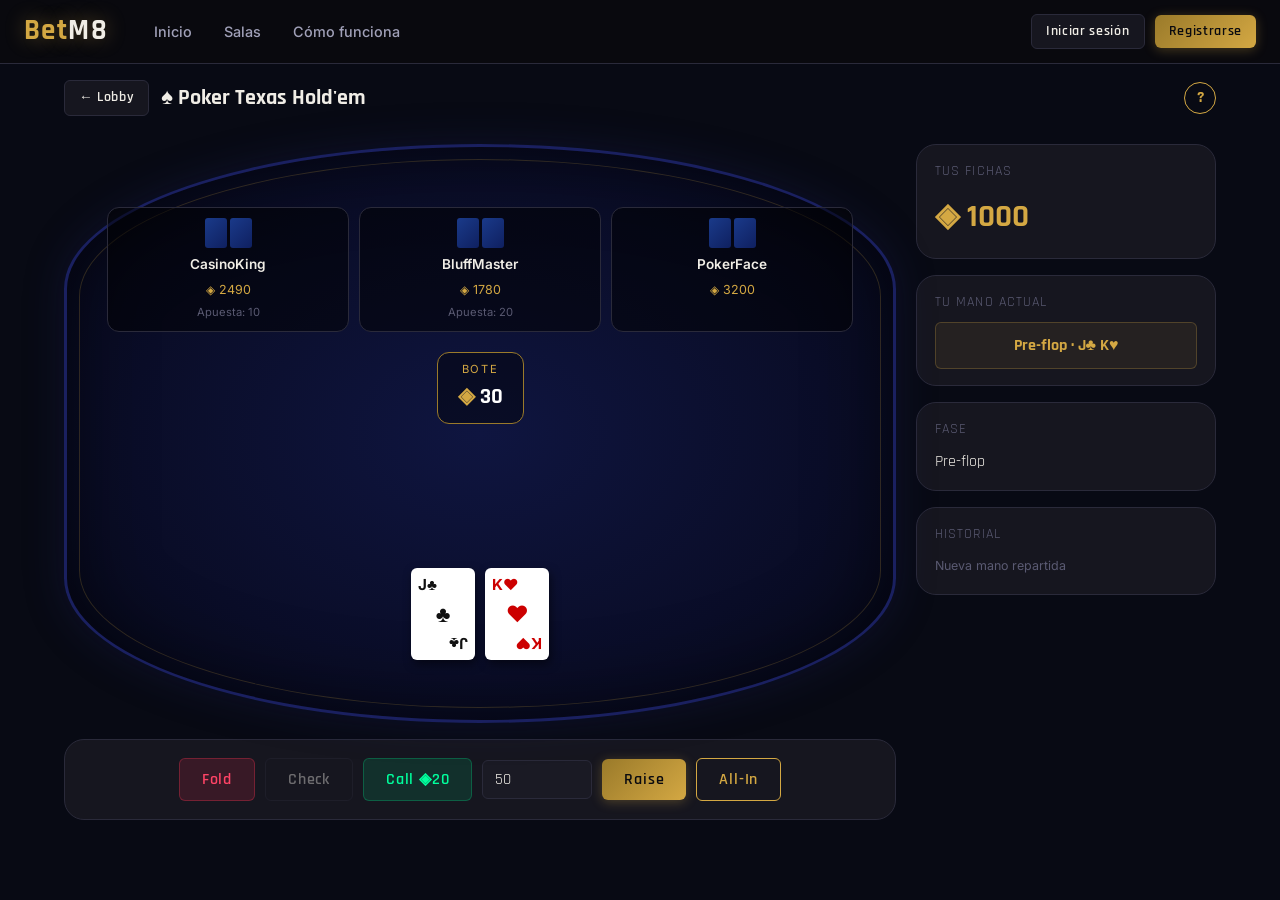
<file: frontend/poker.html>
<!DOCTYPE html>
<html lang="es">
<head>
<meta charset="UTF-8">
<meta name="viewport" content="width=device-width, initial-scale=1.0">
<title>Poker — BetM8</title>
<link rel="stylesheet" href="css/global.css">
<style>
body { background:#080a14; }
.game-layout { display:grid; grid-template-columns:1fr 300px; gap:20px; padding:20px 0 40px; align-items:start; }
.poker-table {
  background: radial-gradient(ellipse at 50% 50%, #0f1540 0%, #0a0d28 60%, #050715 100%);
  border: 3px solid #1a2060;
  border-radius: 50% / 25%;
  padding: 60px 40px;
  min-height: 480px;
  position: relative;
  box-shadow: inset 0 0 80px rgba(0,0,0,0.6), 0 0 40px rgba(26,32,96,0.3);
}
.poker-table::before {
  content: '';
  position: absolute; inset: 12px;
  border: 1px solid rgba(212,168,67,0.2);
  border-radius: 50% / 25%;
  pointer-events: none;
}
.community {
  display: flex; gap: 10px; justify-content: center; margin-bottom: 24px; min-height: 100px;
}
.poker-card {
  width: 64px; height: 92px;
  background: #fff;
  border-radius: 6px;
  display: flex; flex-direction: column; justify-content: space-between;
  padding: 5px 7px;
  font-size: 0.95rem; font-weight: 700;
  color: #111;
  box-shadow: 2px 4px 10px rgba(0,0,0,0.5);
  position: relative;
  animation: cardDeal 0.3s ease;
}
@keyframes cardDeal { from { transform: scale(0.5) translateY(-20px); } to { transform: scale(1); } }
.poker-card.red { color: #cc0000; }
.poker-card.back { background: linear-gradient(135deg,#1a3a8a,#0f2060); }
.poker-card.back::after { content: '♦'; position: absolute; inset: 0; display: flex; align-items: center; justify-content: center; font-size: 2rem; color: rgba(255,255,255,0.15); }
.poker-card .center { position: absolute; top: 50%; left: 50%; transform: translate(-50%,-50%); font-size: 1.4rem; }

.pot-display {
  text-align: center;
  background: rgba(0,0,0,0.4);
  border: 1px solid var(--gold-dark);
  border-radius: var(--radius-md);
  padding: 8px 20px;
  display: inline-block;
  margin: 0 auto 20px;
}
.pot-display-label { font-size: 0.7rem; color: var(--gold); text-transform: uppercase; letter-spacing: 0.15em; }
.pot-display-amount { font-family: var(--font-display); font-size: 1.4rem; font-weight: 700; color: #fff; }
.pot-display-amount::before { content: '◈ '; color: var(--gold); }

.players-ring {
  display: grid;
  grid-template-columns: repeat(auto-fit, minmax(140px, 1fr));
  gap: 10px;
  margin-bottom: 20px;
}
.poker-player {
  background: rgba(0,0,0,0.5);
  border: 1px solid var(--border);
  border-radius: var(--radius-md);
  padding: 10px;
  text-align: center;
  position: relative;
}
.poker-player.active { border-color: var(--gold); box-shadow: 0 0 16px rgba(212,168,67,0.3); }
.poker-player.folded { opacity: 0.4; }
.pp-name { font-size: 0.85rem; font-weight: 600; margin-bottom: 4px; }
.pp-coins { font-size: 0.78rem; color: var(--gold); }
.pp-bet { font-size: 0.7rem; color: var(--text-muted); margin-top: 4px; }
.pp-cards { display: flex; gap: 3px; justify-content: center; margin-bottom: 6px; }
.pp-mini-card { width: 22px; height: 30px; background: linear-gradient(135deg,#1a3a8a,#0f2060); border-radius: 3px; }

.player-hand {
  display: flex; gap: 10px; justify-content: center; margin-top: 24px;
}

.action-bar {
  background: var(--bg-card);
  border: 1px solid var(--border);
  border-radius: var(--radius-lg);
  padding: 18px;
  margin-top: 16px;
  display: flex;
  gap: 10px;
  flex-wrap: wrap;
  align-items: center;
  justify-content: center;
}
.raise-input {
  background: var(--bg-input);
  border: 1px solid var(--border);
  border-radius: var(--radius-sm);
  color: var(--text-primary);
  padding: 8px 12px;
  width: 110px;
  font-family: var(--font-display);
  font-size: 1rem;
}
.side-panel { display:flex; flex-direction:column; gap:16px; }
.info-card { background: var(--bg-card); border: 1px solid var(--border); border-radius: var(--radius-lg); padding: 16px 18px; }
.info-card-title { font-family: var(--font-display); font-size: 0.85rem; color: var(--text-muted); text-transform: uppercase; letter-spacing: 0.08em; margin-bottom: 8px; }
.hand-rank { background: rgba(212,168,67,0.08); border: 1px solid rgba(212,168,67,0.25); border-radius: var(--radius-sm); padding: 10px 14px; font-family: var(--font-display); font-weight: 700; color: var(--gold); text-align: center; }

.help-btn {
  width: 32px; height: 32px;
  border-radius: 50%;
  border: 1px solid var(--gold);
  background: transparent;
  color: var(--gold);
  font-family: var(--font-display);
  font-size: 1rem;
  font-weight: 700;
  cursor: pointer;
  transition: background 0.15s;
}
.help-btn:hover { background: var(--gold-glow); }
.help-modal-overlay {
  position: fixed; inset: 0;
  background: rgba(0,0,0,0.7);
  backdrop-filter: blur(4px);
  display: none; align-items: center; justify-content: center;
  z-index: 300;
}
.help-modal-overlay.show { display: flex; }
.help-modal {
  background: var(--bg-card);
  border: 1px solid var(--border);
  border-radius: var(--radius-xl);
  padding: 28px 32px;
  max-width: 520px;
  width: 90%;
  position: relative;
  max-height: 80vh;
  overflow-y: auto;
}
.help-modal-title {
  font-family: var(--font-display);
  font-size: 1.2rem;
  color: var(--gold);
  margin-bottom: 14px;
}
.help-modal-body {
  font-size: 0.88rem;
  color: var(--text-secondary);
  line-height: 1.6;
}
.help-modal-close {
  position: absolute;
  top: 12px; right: 16px;
  background: none; border: none;
  color: var(--text-muted);
  font-size: 1.4rem;
  cursor: pointer;
}
.help-modal-close:hover { color: #fff; }
.hands-table { width: 100%; border-collapse: collapse; margin-top: 12px; }
.hands-table th { text-align: left; font-size: 0.78rem; color: var(--text-muted); text-transform: uppercase; letter-spacing: 0.05em; padding: 6px 8px; border-bottom: 1px solid var(--border); }
.hands-table td { padding: 7px 8px; font-size: 0.84rem; border-bottom: 1px solid rgba(255,255,255,0.04); }
.hands-table td:first-child { color: var(--gold); font-weight: 600; white-space: nowrap; }
.hands-table td:last-child { color: var(--text-muted); font-size: 0.8rem; }

@media (max-width: 768px) { .game-layout { grid-template-columns: 1fr; } }
</style>
</head>
<body>
<nav class="navbar" id="betm8-nav"></nav>
<div class="container">
<div style="padding:16px 0 8px;display:flex;align-items:center;gap:12px;flex-wrap:wrap">
<a href="lobby.html" class="btn btn-ghost btn-sm">← Lobby</a>
<div style="font-family:var(--font-display);font-size:1.4rem;font-weight:700;white-space:nowrap">♠️ Poker Texas Hold'em</div>
<div id="room-info-bar" style="margin-left:auto"></div>
<button class="help-btn" onclick="document.getElementById('help-modal').classList.add('show')">?</button>
</div>

<div class="game-layout">
<div>
<div class="poker-table">
<div class="players-ring" id="players-ring"></div>
<div style="text-align:center"><div class="pot-display">
<div class="pot-display-label">Bote</div>
<div class="pot-display-amount" id="pot-amount">0</div>
</div></div>
<div class="community" id="community"></div>
<div class="player-hand" id="player-hand"></div>
</div>

<div class="action-bar" id="action-bar">
<button class="btn btn-danger" onclick="action('fold')">Fold</button>
<button class="btn btn-ghost" id="check-btn" onclick="action('check')">Check</button>
<button class="btn btn-success" id="call-btn" onclick="action('call')">Call</button>
<input type="number" class="raise-input" id="raise-amount" min="10" step="10" value="50">
<button class="btn btn-primary" onclick="action('raise')">Raise</button>
<button class="btn btn-outline" onclick="action('allin')">All-In</button>
</div>
</div>

<div class="side-panel">
<div class="info-card">
<div class="info-card-title">Tus fichas</div>
<div style="font-family:var(--font-display);font-size:2rem;font-weight:700;color:var(--gold)">◈ <span id="balance-display">0</span></div>
</div>
<div class="info-card">
<div class="info-card-title">Tu mano actual</div>
<div class="hand-rank" id="hand-rank">—</div>
</div>
<div class="info-card">
<div class="info-card-title">Fase</div>
<div id="phase-label" style="font-family:var(--font-display);font-size:1rem;color:var(--text-primary)">Pre-flop</div>
</div>
<div class="info-card">
<div class="info-card-title">Historial</div>
<div id="action-log" style="font-size:0.78rem;color:var(--text-muted);max-height:120px;overflow-y:auto"></div>
</div>
<a href="gestion-sala.html" id="host-link" class="btn btn-outline btn-sm" style="display:none;text-align:center">Panel de anfitrión</a>
</div>
</div>
</div>

<div class="help-modal-overlay" id="help-modal">
  <div class="help-modal">
    <button class="help-modal-close" onclick="document.getElementById('help-modal').classList.remove('show')">&times;</button>
    <div class="help-modal-title">Cómo jugar — Poker Texas Hold'em</div>
    <div class="help-modal-body">
      Cada jugador recibe 2 cartas privadas. Se reparten 5 cartas comunitarias en tres fases (Flop, Turn, River). Combina tus cartas con las comunitarias para formar la mejor mano de 5 cartas. Puedes apostar, igualar, subir o retirarte en cada ronda.
      <table class="hands-table">
        <thead><tr><th>#</th><th>Mano</th><th>Ejemplo</th></tr></thead>
        <tbody>
          <tr><td>1</td><td>Escalera Real</td><td>A K Q J 10 del mismo palo</td></tr>
          <tr><td>2</td><td>Escalera de Color</td><td>5 6 7 8 9 del mismo palo</td></tr>
          <tr><td>3</td><td>Póker</td><td>4 cartas iguales (ej. 9♠ 9♥ 9♦ 9♣)</td></tr>
          <tr><td>4</td><td>Full House</td><td>Trío + pareja (ej. K K K 3 3)</td></tr>
          <tr><td>5</td><td>Color / Flush</td><td>5 cartas del mismo palo</td></tr>
          <tr><td>6</td><td>Escalera</td><td>5 cartas seguidas (ej. 4 5 6 7 8)</td></tr>
          <tr><td>7</td><td>Trío</td><td>3 cartas iguales (ej. J J J)</td></tr>
          <tr><td>8</td><td>Doble Pareja</td><td>Dos parejas (ej. 10 10 5 5)</td></tr>
          <tr><td>9</td><td>Pareja</td><td>2 cartas iguales (ej. A A)</td></tr>
          <tr><td>10</td><td>Carta Alta</td><td>La carta más alta de tu mano</td></tr>
        </tbody>
      </table>
    </div>
  </div>
</div>

<script src="js/app.js"></script>
<script>
const SUITS=['♠','♥','♦','♣']; const VALUES=['2','3','4','5','6','7','8','9','10','J','Q','K','A'];
const RED = new Set(['♥','♦']);
let deck=[], community=[], playerHand=[], pot=0, balance=0, currentBet=0, phase='Pre-flop';
let players = []; const log = [];

const params = new URLSearchParams(window.location.search);
const roomId = params.get('room');

async function init() {
  const user = BetM8.getUser();
  balance = user ? (user.coins || 1000) : 1000;
  if (roomId) {
    // Intentamos API, si falla usamos localStorage
    const room = await BetM8.getRoom(roomId);
    if (room) {
      const jugadores = room.jugadores || room.players || [];
      const me = jugadores.find(p => (p.usuario_id || p.id) === user?.id);
      if (me) balance = me.fichas || me.coins || balance;
      document.getElementById('room-info-bar').innerHTML = `<span class="badge badge-blue">${room.nombre || room.name}</span>`;
      players = jugadores.filter(p => (p.usuario_id || p.id) !== user?.id).slice(0,5).map(p => ({
        name: p.username, coins: p.fichas || p.coins || 1000, bet: 0, folded: false
      }));
      const hostId = room.host_id || room.hostId;
      if (hostId === user?.id) {
        const hl = document.getElementById('host-link');
        hl.href = 'gestion-sala.html?room=' + roomId;
        hl.style.display = 'block';
      }
    }
  }
  if (players.length === 0) {
    players = [
      {name:'CasinoKing', coins:2500, bet:0, folded:false},
      {name:'BluffMaster', coins:1800, bet:0, folded:false},
      {name:'PokerFace', coins:3200, bet:0, folded:false},
    ];
  }
  updateBalance();
  newHand();
}

function buildDeck() {
  deck = [];
  for (const s of SUITS) for (const v of VALUES) deck.push({s,v});
  for (let i=deck.length-1;i>0;i--) { const j=Math.floor(Math.random()*(i+1)); [deck[i],deck[j]]=[deck[j],deck[i]]; }
}
function draw() { return deck.pop(); }

function renderCard(c, hidden) {
  if (hidden) return `<div class="poker-card back"></div>`;
  const isRed = RED.has(c.s);
  return `<div class="poker-card ${isRed?'red':''}">
    <div>${c.v}${c.s}</div>
    <div class="center">${c.s}</div>
    <div style="transform:rotate(180deg)">${c.v}${c.s}</div>
  </div>`;
}

function renderAll() {
  document.getElementById('community').innerHTML = community.map(c => renderCard(c)).join('');
  document.getElementById('player-hand').innerHTML = playerHand.map(c => renderCard(c)).join('');
  document.getElementById('pot-amount').textContent = pot.toLocaleString('es-ES');
  document.getElementById('phase-label').textContent = phase;

  document.getElementById('players-ring').innerHTML = players.map(p => `
    <div class="poker-player ${p.folded?'folded':''}">
      <div class="pp-cards">
        <div class="pp-mini-card"></div><div class="pp-mini-card"></div>
      </div>
      <div class="pp-name">${p.name}</div>
      <div class="pp-coins">◈ ${p.coins.toLocaleString('es-ES')}</div>
      ${p.bet > 0 ? `<div class="pp-bet">Apuesta: ${p.bet}</div>` : ''}
    </div>
  `).join('');

  document.getElementById('hand-rank').textContent = evalHand([...playerHand, ...community]);
  updateActionButtons();
}

function evalHand(cards) {
  if (cards.length < 5) return cards.length === 2 ? 'Pre-flop · ' + cards.map(c=>c.v+c.s).join(' ') : 'Esperando...';
  const counts = {};
  cards.forEach(c => counts[c.v] = (counts[c.v]||0)+1);
  const vals = Object.values(counts).sort((a,b)=>b-a);
  const suits = {};
  cards.forEach(c => suits[c.s] = (suits[c.s]||0)+1);
  const flush = Object.values(suits).some(v => v>=5);
  if (vals[0] === 4) return 'Póker';
  if (vals[0] === 3 && vals[1] === 2) return 'Full House';
  if (flush) return 'Color';
  if (vals[0] === 3) return 'Trío';
  if (vals[0] === 2 && vals[1] === 2) return 'Doble pareja';
  if (vals[0] === 2) return 'Pareja';
  return 'Carta alta';
}

function newHand() {
  buildDeck();
  community = [];
  playerHand = [draw(), draw()];
  players.forEach(p => { p.bet = 0; p.folded = false; });
  pot = 0; currentBet = 20;
  phase = 'Pre-flop';
  if (players[0]) { players[0].coins -= 10; players[0].bet = 10; pot += 10; }
  if (players[1]) { players[1].coins -= 20; players[1].bet = 20; pot += 20; }
  addLog('Nueva mano repartida');
  renderAll();
}

function updateActionButtons() {
  const checkBtn = document.getElementById('check-btn');
  const callBtn = document.getElementById('call-btn');
  if (currentBet > 0) {
    checkBtn.disabled = true;
    checkBtn.style.opacity = '0.4';
    callBtn.textContent = 'Call ◈' + currentBet;
  } else {
    checkBtn.disabled = false;
    checkBtn.style.opacity = '1';
    callBtn.textContent = 'Call';
  }
}

function action(type) {
  const ra = parseInt(document.getElementById('raise-amount').value) || 50;
  if (type === 'fold') { addLog('Te has retirado'); BetM8.toast('Te has retirado','info'); aiTurn(); return; }
  if (type === 'check') {
    if (currentBet > 0) { BetM8.toast('No puedes hacer check, hay una apuesta activa','warning'); return; }
    addLog('Has hecho check'); aiTurn(); return;
  }
  if (type === 'call') {
    if (currentBet > balance) { BetM8.toast('Fichas insuficientes','warning'); return; }
    balance -= currentBet; pot += currentBet;
    addLog('Has igualado ◈' + currentBet);
    aiTurn();
  }
  if (type === 'raise') {
    if (ra > balance) { BetM8.toast('Fichas insuficientes','warning'); return; }
    balance -= ra; pot += ra; currentBet = ra;
    addLog('Has subido a ◈' + ra);
    aiTurn();
  }
  if (type === 'allin') {
    pot += balance;
    addLog('All-in! ◈' + balance);
    balance = 0;
    aiTurn();
  }
  updateBalance();
  saveBalance();
  renderAll();
}

function aiTurn() {
  setTimeout(() => {
    players.forEach(p => {
      if (p.folded) return;
      if (p.coins <= 0) { p.folded = true; addLog(p.name + ' se retira (sin fichas)'); return; }
      const r = Math.random();
      if (r < 0.15) {
        p.folded = true; addLog(p.name + ' se retira');
      } else if (r < 0.7) {
        const c = Math.min(p.coins, currentBet);
        p.coins -= c; pot += c; p.bet += c;
        addLog(p.name + ' iguala');
      } else {
        const raise = Math.min(p.coins, currentBet * 2);
        p.coins -= raise; pot += raise; p.bet += raise;
        currentBet = raise;
        addLog(p.name + ' sube a ◈' + raise);
      }
    });
    const activos = players.filter(p => !p.folded);
    if (activos.length === 0) {
      balance += pot;
      addLog('Todos se retiran — ¡ganas el bote de ◈' + pot + '!');
      BetM8.toast('¡Ganas ◈' + pot + '!', 'success');
      pot = 0;
      updateBalance();
      saveBalance();
      renderAll();
      setTimeout(newHand, 2500);
      return;
    }
    advancePhase();
    renderAll();
  }, 600);
}

function advancePhase() {
  if (phase === 'Pre-flop') { community.push(draw(),draw(),draw()); phase = 'Flop'; currentBet = 0; addLog('Flop revelado'); }
  else if (phase === 'Flop') { community.push(draw()); phase = 'Turn'; currentBet = 0; addLog('Turn revelado'); }
  else if (phase === 'Turn') { community.push(draw()); phase = 'River'; currentBet = 0; addLog('River revelado'); }
  else if (phase === 'River') { showdown(); }
}

function showdown() {
  phase = 'Showdown';
  const won = Math.random() > 0.5;
  if (won) { balance += pot; addLog('¡Ganas el bote de ◈' + pot + '!'); BetM8.toast('¡Ganas ◈' + pot + '!', 'success'); }
  else { addLog('El bote va para otro jugador'); BetM8.toast('Has perdido el bote', 'info'); }
  pot = 0;
  updateBalance();
  saveBalance();
  setTimeout(newHand, 2500);
}

function addLog(msg) {
  log.unshift(msg);
  if (log.length > 12) log.pop();
  document.getElementById('action-log').innerHTML = log.map(l => `<div style="padding:2px 0">${l}</div>`).join('');
}

function updateBalance() { document.getElementById('balance-display').textContent = balance.toLocaleString('es-ES'); }

async function saveBalance() {
  const user = BetM8.getUser();
  if (!user) return;
  user.coins = balance; BetM8.setUser(user);
  BetM8.syncCoinsToServer(balance);
  if (roomId) {
    const room = await BetM8.getRoom(roomId);
    if (room) {
      const jugadores = room.jugadores || room.players || [];
      const me = jugadores.find(p => (p.usuario_id || p.id) === user.id);
      if (me) { me.fichas = balance; me.coins = balance; BetM8.updateRoom(roomId, { players: jugadores }); }
    }
  }
  BetM8.renderNavbar();
}

document.addEventListener('DOMContentLoaded', init);

document.getElementById('help-modal').addEventListener('click', function(e) {
  if (e.target === this) this.classList.remove('show');
});
</script>
</body>
</html>
</file>
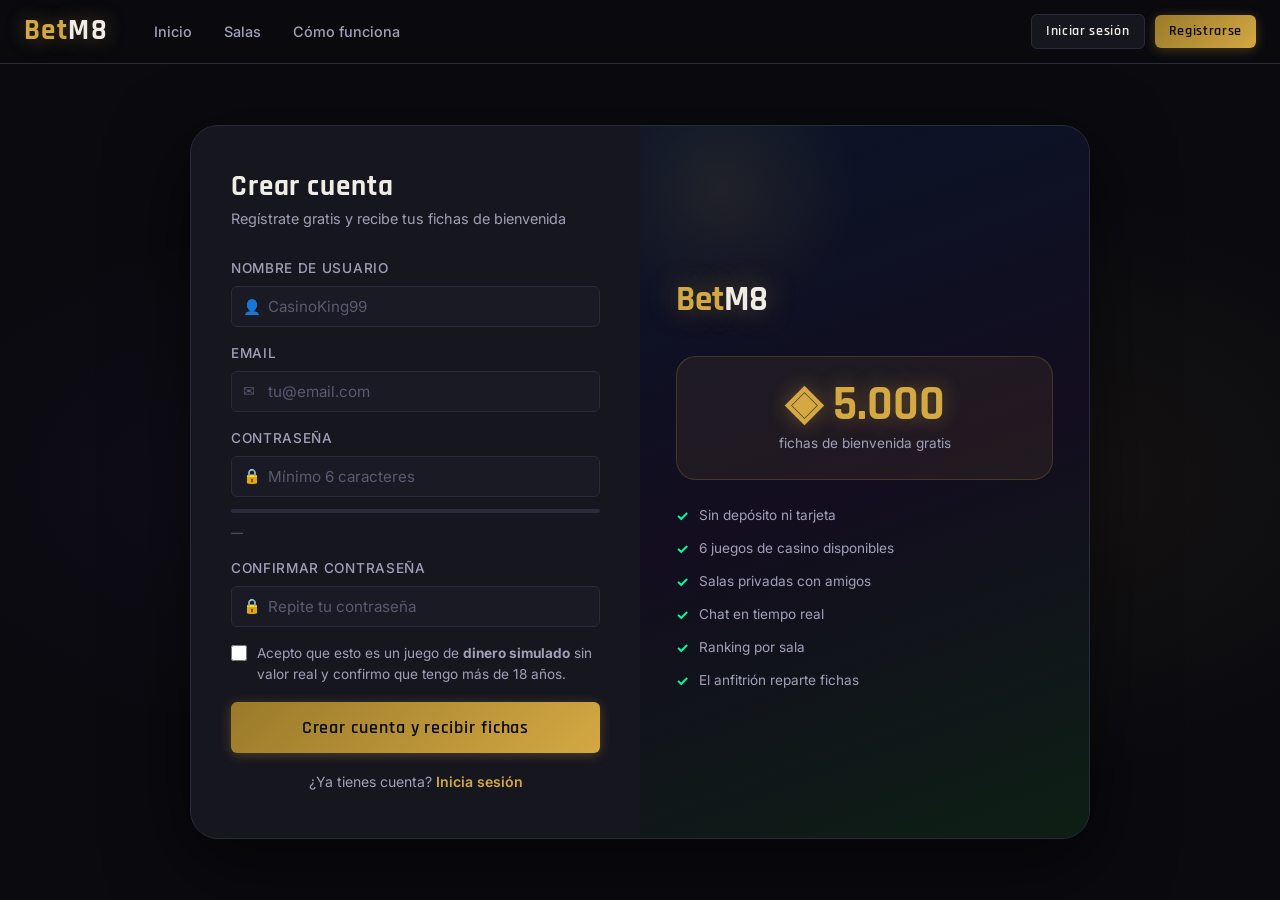
<file: frontend/register.html>
<!DOCTYPE html>
<html lang="es">
<head>
  <meta charset="UTF-8">
  <meta name="viewport" content="width=device-width, initial-scale=1.0">
  <title>Registrarse — BetM8</title>
  <link rel="stylesheet" href="css/global.css">
  <style>
    body { display: flex; flex-direction: column; min-height: 100vh; }

    .auth-page {
      flex: 1;
      display: flex;
      align-items: center;
      justify-content: center;
      padding: 40px 24px;
      position: relative;
      overflow: hidden;
    }

    .auth-bg {
      position: absolute; inset: 0;
      background:
        radial-gradient(ellipse 60% 60% at 80% 50%, rgba(212,168,67,0.06) 0%, transparent 60%),
        radial-gradient(ellipse 50% 50% at 20% 50%, rgba(168,85,247,0.04) 0%, transparent 60%);
      pointer-events: none;
    }

    .auth-wrap {
      display: grid;
      grid-template-columns: 1fr 1fr;
      max-width: 900px;
      width: 100%;
      background: var(--bg-card);
      border: 1px solid var(--border);
      border-radius: var(--radius-xl);
      overflow: hidden;
      position: relative;
      z-index: 1;
      box-shadow: 0 24px 80px rgba(0,0,0,0.5);
    }

    .auth-form-panel {
      padding: 44px 40px;
      display: flex;
      flex-direction: column;
      justify-content: center;
    }

    .auth-form-panel h1 {
      font-family: var(--font-display);
      font-size: 1.8rem;
      margin-bottom: 4px;
    }

    .auth-subtitle { color: var(--text-secondary); font-size: 0.9rem; margin-bottom: 28px; }

    .form-stack { display: flex; flex-direction: column; gap: 16px; }

    .input-icon-wrap { position: relative; }
    .input-icon {
      position: absolute; left: 12px; top: 50%; transform: translateY(-50%);
      color: var(--text-muted); font-size: 0.9rem; pointer-events: none;
    }
    .input-icon-wrap .form-control { padding-left: 36px; }

    .password-strength {
      height: 4px;
      border-radius: 2px;
      background: var(--border);
      margin-top: 6px;
      overflow: hidden;
    }

    .password-strength-bar {
      height: 100%;
      border-radius: 2px;
      transition: width 0.3s, background 0.3s;
      width: 0;
    }

    .strength-label {
      font-size: 0.75rem;
      color: var(--text-muted);
      margin-top: 4px;
    }

    .terms-check {
      display: flex;
      align-items: flex-start;
      gap: 10px;
      font-size: 0.85rem;
      color: var(--text-secondary);
    }

    .terms-check input[type="checkbox"] {
      accent-color: var(--gold);
      width: 16px;
      height: 16px;
      margin-top: 2px;
      flex-shrink: 0;
      cursor: pointer;
    }

    .auth-switch {
      text-align: center;
      font-size: 0.88rem;
      color: var(--text-secondary);
      margin-top: 18px;
    }
    .auth-switch a { color: var(--gold); text-decoration: none; font-weight: 600; }
    .auth-switch a:hover { text-decoration: underline; }

    .auth-bonus {
      background: linear-gradient(160deg, #0a1428 0%, #130d1f 50%, #0d1f14 100%);
      padding: 48px 36px;
      display: flex;
      flex-direction: column;
      justify-content: center;
      position: relative;
      overflow: hidden;
    }

    .auth-bonus::before {
      content: '';
      position: absolute;
      width: 280px; height: 280px;
      background: radial-gradient(circle, rgba(212,168,67,0.1), transparent 70%);
      top: -80px; left: -60px;
      border-radius: 50%;
    }

    .bonus-brand {
      font-family: var(--font-display);
      font-size: 2.2rem;
      font-weight: 700;
      color: var(--gold);
      margin-bottom: 28px;
      text-shadow: 0 0 30px rgba(212,168,67,0.4);
    }
    .bonus-brand span { color: var(--text-primary); }

    .bonus-card {
      background: rgba(212,168,67,0.08);
      border: 1px solid rgba(212,168,67,0.2);
      border-radius: var(--radius-lg);
      padding: 24px;
      margin-bottom: 24px;
      text-align: center;
    }

    .bonus-amount {
      font-family: var(--font-display);
      font-size: 3rem;
      font-weight: 700;
      color: var(--gold);
      text-shadow: 0 0 20px rgba(212,168,67,0.4);
      line-height: 1;
      margin-bottom: 4px;
    }

    .bonus-label { font-size: 0.85rem; color: var(--text-secondary); }

    .bonus-features { display: flex; flex-direction: column; gap: 10px; }

    .bonus-feature {
      display: flex;
      align-items: center;
      gap: 10px;
      font-size: 0.85rem;
      color: var(--text-secondary);
    }

    .bonus-feature::before {
      content: '✓';
      color: var(--neon-green);
      font-weight: 700;
      font-size: 0.9rem;
    }

    @media (max-width: 680px) {
      .auth-wrap { grid-template-columns: 1fr; }
      .auth-bonus { display: none; }
    }
  </style>
</head>
<body>
  <nav class="navbar" id="betm8-nav"></nav>

  <main class="auth-page">
    <div class="auth-bg"></div>
    <div class="auth-wrap">

      <div class="auth-form-panel">
        <h1>Crear cuenta</h1>
        <p class="auth-subtitle">Regístrate gratis y recibe tus fichas de bienvenida</p>

        <form class="form-stack" id="register-form" onsubmit="handleRegister(event)">
          <div class="form-group">
            <label class="form-label">Nombre de usuario</label>
            <div class="input-icon-wrap">
              <span class="input-icon">👤</span>
              <input type="text" class="form-control" id="reg-username"
                placeholder="CasinoKing99" required minlength="3" maxlength="20"
                autocomplete="username" oninput="checkUsername(this.value)">
            </div>
            <div id="username-feedback" style="font-size:0.75rem;margin-top:4px;display:none"></div>
          </div>

          <div class="form-group">
            <label class="form-label">Email</label>
            <div class="input-icon-wrap">
              <span class="input-icon">✉</span>
              <input type="email" class="form-control" id="reg-email"
                placeholder="tu@email.com" required autocomplete="email">
            </div>
          </div>

          <div class="form-group">
            <label class="form-label">Contraseña</label>
            <div class="input-icon-wrap">
              <span class="input-icon">🔒</span>
              <input type="password" class="form-control" id="reg-pass"
                placeholder="Mínimo 6 caracteres" required minlength="6"
                autocomplete="new-password" oninput="checkStrength(this.value)">
            </div>
            <div class="password-strength">
              <div class="password-strength-bar" id="strength-bar"></div>
            </div>
            <div class="strength-label" id="strength-label">—</div>
          </div>

          <div class="form-group">
            <label class="form-label">Confirmar contraseña</label>
            <div class="input-icon-wrap">
              <span class="input-icon">🔒</span>
              <input type="password" class="form-control" id="reg-pass2"
                placeholder="Repite tu contraseña" required autocomplete="new-password">
            </div>
          </div>

          <label class="terms-check">
            <input type="checkbox" id="reg-terms" required>
            <span>Acepto que esto es un juego de <strong>dinero simulado</strong> sin valor real y confirmo que tengo más de 18 años.</span>
          </label>

          <div id="reg-error" style="color:var(--neon-red);font-size:0.85rem;display:none;padding:10px 12px;background:rgba(255,51,85,0.08);border:1px solid rgba(255,51,85,0.2);border-radius:var(--radius-sm)"></div>

          <button type="submit" class="btn btn-primary btn-full btn-lg" id="reg-btn">
            Crear cuenta y recibir fichas
          </button>
        </form>

        <p class="auth-switch">¿Ya tienes cuenta? <a href="login.html">Inicia sesión</a></p>
      </div>

      <div class="auth-bonus">
        <div class="bonus-brand">Bet<span>M8</span></div>
        <div class="bonus-card">
          <div class="bonus-amount">◈ 5.000</div>
          <div class="bonus-label">fichas de bienvenida gratis</div>
        </div>
        <div class="bonus-features">
          <div class="bonus-feature">Sin depósito ni tarjeta</div>
          <div class="bonus-feature">6 juegos de casino disponibles</div>
          <div class="bonus-feature">Salas privadas con amigos</div>
          <div class="bonus-feature">Chat en tiempo real</div>
          <div class="bonus-feature">Ranking por sala</div>
          <div class="bonus-feature">El anfitrión reparte fichas</div>
        </div>
      </div>
    </div>
  </main>

  <script src="js/app.js"></script>
  <script>
    if (BetM8.getUser()) window.location.href = 'lobby.html';

    function checkUsername(val) {
      const fb = document.getElementById('username-feedback');
      if (val.length < 3) { fb.style.display = 'none'; return; }
      const ok = /^[a-zA-Z0-9_]+$/.test(val);
      fb.style.display = 'block';
      if (!ok) {
        fb.style.color = 'var(--neon-red)';
        fb.textContent = 'Solo letras, números y guiones bajos';
      } else {
        fb.style.color = 'var(--neon-green)';
        fb.textContent = '✓ Nombre de usuario válido';
      }
    }

    function checkStrength(pass) {
      const bar = document.getElementById('strength-bar');
      const label = document.getElementById('strength-label');
      let score = 0;
      if (pass.length >= 6) score++;
      if (pass.length >= 10) score++;
      if (/[A-Z]/.test(pass)) score++;
      if (/[0-9]/.test(pass)) score++;
      if (/[^a-zA-Z0-9]/.test(pass)) score++;
      const pct = (score / 5) * 100;
      bar.style.width = pct + '%';
      if (score <= 1) { bar.style.background = 'var(--neon-red)'; label.textContent = 'Muy débil'; }
      else if (score <= 2) { bar.style.background = 'var(--warning)'; label.textContent = 'Débil'; }
      else if (score <= 3) { bar.style.background = 'var(--gold)'; label.textContent = 'Media'; }
      else if (score <= 4) { bar.style.background = 'var(--neon-green)'; label.textContent = 'Fuerte'; }
      else { bar.style.background = 'var(--neon-blue)'; label.textContent = 'Muy fuerte'; }
      label.style.color = bar.style.background;
    }

    async function handleRegister(e) {
      e.preventDefault();
      const username = document.getElementById('reg-username').value.trim();
      const email = document.getElementById('reg-email').value.trim();
      const pass = document.getElementById('reg-pass').value;
      const pass2 = document.getElementById('reg-pass2').value;
      const errEl = document.getElementById('reg-error');
      const btn = document.getElementById('reg-btn');

      errEl.style.display = 'none';

      if (!/^[a-zA-Z0-9_]+$/.test(username)) {
        errEl.textContent = 'El nombre de usuario solo puede tener letras, números y guiones bajos';
        errEl.style.display = 'block'; return;
      }

      if (pass !== pass2) {
        errEl.textContent = 'Las contraseñas no coinciden';
        errEl.style.display = 'block'; return;
      }

      btn.disabled = true;
      btn.textContent = 'Creando cuenta...';

      // Intentamos API, si falla usamos localStorage
      const result = await BetM8.register({ username, email, password: pass });

      if (result.ok) {
        BetM8.toast('¡Cuenta creada! Bienvenido, ' + username + ' 🎉', 'success', 4000);
        setTimeout(() => window.location.href = 'lobby.html', 800);
      } else {
        errEl.textContent = result.error || 'Error al crear la cuenta';
        errEl.style.display = 'block';
        btn.disabled = false;
        btn.textContent = 'Crear cuenta y recibir fichas';
      }
    }
  </script>
</body>
</html>
</file>
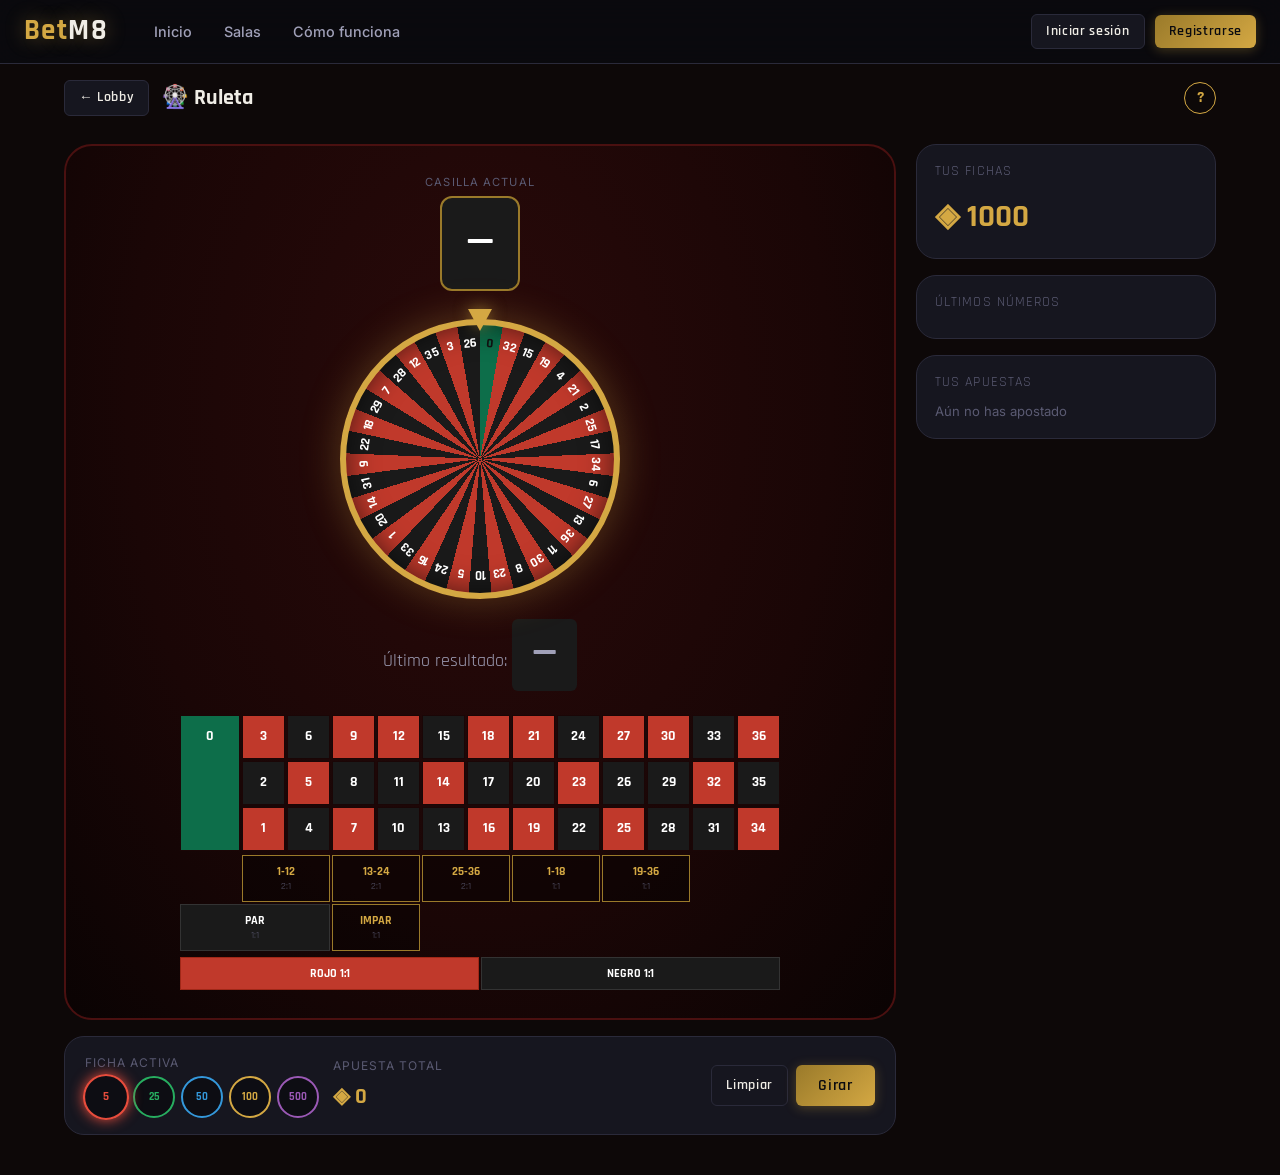
<file: frontend/ruleta.html>
<!DOCTYPE html>
<html lang="es">
<head>
  <meta charset="UTF-8">
  <meta name="viewport" content="width=device-width, initial-scale=1.0">
  <title>Ruleta — BetM8</title>
  <link rel="stylesheet" href="css/global.css">
  <style>
    body { background: #0d0808; }

    .game-layout {
      display: grid;
      grid-template-columns: 1fr 300px;
      gap: 20px;
      padding: 20px 0 40px;
      align-items: start;
    }

    .roulette-area {
      background: radial-gradient(ellipse at 50% 30%, #2a0a0a 0%, #1a0606 60%, #0a0303 100%);
      border: 2px solid #4a1010;
      border-radius: var(--radius-xl);
      padding: 28px;
      position: relative;
      overflow: hidden;
    }

    /* Wheel */
    .wheel-wrap {
      display: flex;
      flex-direction: column;
      align-items: center;
      gap: 16px;
      margin-bottom: 24px;
    }

    .wheel {
      width: 280px; height: 280px;
      border-radius: 50%;
      position: relative;
      background: conic-gradient(from 0deg,
        #0d6e4a 0deg 9.73deg, #c0392b 9.73deg 19.46deg, #1a1a1a 19.46deg 29.19deg,
        #c0392b 29.19deg 38.92deg, #1a1a1a 38.92deg 48.65deg, #c0392b 48.65deg 58.38deg,
        #1a1a1a 58.38deg 68.11deg, #c0392b 68.11deg 77.84deg, #1a1a1a 77.84deg 87.57deg,
        #c0392b 87.57deg 97.30deg, #1a1a1a 97.30deg 107.03deg, #c0392b 107.03deg 116.76deg,
        #1a1a1a 116.76deg 126.49deg, #c0392b 126.49deg 136.22deg, #1a1a1a 136.22deg 145.95deg,
        #c0392b 145.95deg 155.68deg, #1a1a1a 155.68deg 165.41deg, #c0392b 165.41deg 175.14deg,
        #1a1a1a 175.14deg 184.86deg, #c0392b 184.86deg 194.59deg, #1a1a1a 194.59deg 204.32deg,
        #c0392b 204.32deg 214.05deg, #1a1a1a 214.05deg 223.78deg, #c0392b 223.78deg 233.51deg,
        #1a1a1a 233.51deg 243.24deg, #c0392b 243.24deg 252.97deg, #1a1a1a 252.97deg 262.70deg,
        #c0392b 262.70deg 272.43deg, #1a1a1a 272.43deg 282.16deg, #c0392b 282.16deg 291.89deg,
        #1a1a1a 291.89deg 301.62deg, #c0392b 301.62deg 311.35deg, #1a1a1a 311.35deg 321.08deg,
        #c0392b 321.08deg 330.81deg, #1a1a1a 330.81deg 340.54deg, #c0392b 340.54deg 350.27deg,
        #1a1a1a 350.27deg 360deg);
      border: 6px solid var(--gold);
      box-shadow: 0 0 40px rgba(212,168,67,0.3), inset 0 0 30px rgba(0,0,0,0.6);
      transition: transform 4s cubic-bezier(0.17, 0.67, 0.21, 1);
      transform: rotate(0deg);
    }

    .wheel-number {
      position: absolute;
      width: 100%;
      height: 100%;
      top: 0; left: 0;
      display: flex;
      align-items: flex-start;
      justify-content: center;
      padding-top: 8px;
      font-family: var(--font-display);
      font-size: 0.82rem;
      font-weight: 700;
      color: #fff;
      pointer-events: none;
    }
    .wheel-number.green-num { color: #111; }


    .live-counter {
      text-align: center;
      margin-bottom: 12px;
    }
    .live-counter-box {
      display: inline-block;
      min-width: 80px;
      padding: 10px 24px;
      border-radius: var(--radius-md);
      font-family: var(--font-display);
      font-size: 2.8rem;
      font-weight: 700;
      color: #fff;
      background: #1a1a1a;
      border: 2px solid var(--gold-dark);
      transition: background 0.05s;
    }
    .live-counter-label {
      font-size: 0.7rem;
      color: var(--text-muted);
      text-transform: uppercase;
      letter-spacing: 0.1em;
      margin-bottom: 4px;
    }

    .wheel-pointer {
      position: absolute;
      top: -10px; left: 50%;
      transform: translateX(-50%);
      width: 0; height: 0;
      border-left: 12px solid transparent;
      border-right: 12px solid transparent;
      border-top: 22px solid var(--gold);
      filter: drop-shadow(0 0 8px rgba(212,168,67,0.6));
      z-index: 2;
    }

    .last-result {
      font-family: var(--font-display);
      font-size: 1.1rem;
      color: var(--text-secondary);
      text-align: center;
    }

    .last-result-num {
      font-size: 2.5rem;
      font-weight: 700;
      padding: 4px 20px;
      border-radius: var(--radius-sm);
      display: inline-block;
      margin-top: 4px;
    }

    /* Betting board */
    .board {
      max-width: 600px;
      margin: 0 auto;
    }

    .board-numbers {
      display: grid;
      grid-template-columns: 60px repeat(12, 1fr);
      gap: 2px;
      margin-bottom: 4px;
    }

    .board-cell {
      background: #c0392b;
      color: #fff;
      font-family: var(--font-display);
      font-weight: 700;
      font-size: 0.85rem;
      text-align: center;
      padding: 10px 2px;
      cursor: pointer;
      border: 1px solid #1a0606;
      position: relative;
      transition: filter 0.15s;
    }
    .board-cell:hover { filter: brightness(1.3); }
    .board-cell.black { background: #1a1a1a; }
    .board-cell.green { background: #0d6e4a; grid-row: span 3; }

    .board-bottom {
      display: grid;
      grid-template-columns: 60px repeat(3, 1fr) repeat(3, 1fr);
      gap: 2px;
      margin-top: 4px;
    }

    .board-bet-btn {
      background: rgba(0,0,0,0.4);
      border: 1px solid var(--gold-dark);
      color: var(--gold);
      font-family: var(--font-display);
      font-weight: 700;
      font-size: 0.75rem;
      padding: 8px 4px;
      cursor: pointer;
      text-align: center;
      transition: background 0.15s;
      position: relative;
    }
    .board-bet-btn:hover { background: var(--gold-glow); }
    .board-bet-btn .ratio { display:block; font-size:0.65rem; color: var(--text-muted); font-weight: 400; }

    .chip-on-cell {
      position: absolute;
      top: 50%; left: 50%;
      transform: translate(-50%, -50%);
      width: 22px; height: 22px;
      border-radius: 50%;
      background: var(--gold);
      border: 2px solid #fff;
      display: flex; align-items: center; justify-content: center;
      font-size: 0.55rem;
      font-weight: 700;
      color: #000;
      pointer-events: none;
    }

    /* Bet controls */
    .bet-panel {
      background: var(--bg-card);
      border: 1px solid var(--border);
      border-radius: var(--radius-lg);
      padding: 16px 20px;
      margin-top: 16px;
      display: flex;
      gap: 14px;
      flex-wrap: wrap;
      align-items: center;
    }

    .chip-selector {
      display: flex;
      gap: 6px;
    }

    .chip-btn-r {
      width: 42px; height: 42px;
      border-radius: 50%;
      border: 2px solid;
      cursor: pointer;
      font-family: var(--font-display);
      font-size: 0.7rem;
      font-weight: 700;
      background: rgba(0,0,0,0.4);
      transition: transform 0.15s;
    }
    .chip-btn-r:hover { transform: scale(1.1); }
    .chip-btn-r.selected { box-shadow: 0 0 12px currentColor; transform: scale(1.1); }

    /* Sidebar */
    .side-panel { display: flex; flex-direction: column; gap: 16px; }
    .info-card {
      background: var(--bg-card);
      border: 1px solid var(--border);
      border-radius: var(--radius-lg);
      padding: 16px 18px;
    }
    .info-card-title {
      font-family: var(--font-display);
      font-size: 0.85rem;
      color: var(--text-muted);
      text-transform: uppercase;
      letter-spacing: 0.08em;
      margin-bottom: 8px;
    }

    /* History dots */
    .history-dots {
      display: flex;
      gap: 4px;
      flex-wrap: wrap;
    }
    .h-dot {
      width: 26px; height: 26px;
      border-radius: 50%;
      display: flex; align-items: center; justify-content: center;
      font-size: 0.7rem;
      font-weight: 700;
      color: #fff;
    }
    .h-dot.red { background: #c0392b; }
    .h-dot.black { background: #1a1a1a; border: 1px solid var(--border); }
    .h-dot.green { background: #0d6e4a; }

    @media (max-width: 768px) {
      .game-layout { grid-template-columns: 1fr; }
      .wheel { width: 220px; height: 220px; }
      .board-numbers, .board-bottom { font-size: 0.7rem; }
    }
    .help-btn {
      width: 32px; height: 32px;
      border-radius: 50%;
      border: 1px solid var(--gold);
      background: transparent;
      color: var(--gold);
      font-family: var(--font-display);
      font-size: 1rem;
      font-weight: 700;
      cursor: pointer;
      transition: background 0.15s;
    }
    .help-btn:hover { background: var(--gold-glow); }
    .help-modal-overlay {
      position: fixed; inset: 0;
      background: rgba(0,0,0,0.7);
      backdrop-filter: blur(4px);
      display: none; align-items: center; justify-content: center;
      z-index: 300;
    }
    .help-modal-overlay.show { display: flex; }
    .help-modal {
      background: var(--bg-card);
      border: 1px solid var(--border);
      border-radius: var(--radius-xl);
      padding: 28px 32px;
      max-width: 480px;
      width: 90%;
      position: relative;
      max-height: 80vh;
      overflow-y: auto;
    }
    .help-modal-title {
      font-family: var(--font-display);
      font-size: 1.2rem;
      color: var(--gold);
      margin-bottom: 14px;
    }
    .help-modal-body {
      font-size: 0.88rem;
      color: var(--text-secondary);
      line-height: 1.6;
    }
    .help-modal-close {
      position: absolute;
      top: 12px; right: 16px;
      background: none; border: none;
      color: var(--text-muted);
      font-size: 1.4rem;
      cursor: pointer;
    }
    .help-modal-close:hover { color: #fff; }
  </style>
</head>
<body>
  <nav class="navbar" id="betm8-nav"></nav>

  <div class="container">
    <div style="padding:16px 0 8px;display:flex;align-items:center;gap:12px;flex-wrap:wrap">
      <a href="lobby.html" class="btn btn-ghost btn-sm">← Lobby</a>
      <div style="font-family:var(--font-display);font-size:1.4rem;font-weight:700;white-space:nowrap">🎡 Ruleta</div>
      <div id="room-info-bar" style="margin-left:auto"></div>
      <button class="help-btn" onclick="document.getElementById('help-modal').classList.add('show')">?</button>
    </div>

    <div class="game-layout">
      <div>
        <div class="roulette-area">
          <div class="wheel-wrap">
            <div class="live-counter">
              <div class="live-counter-label">Casilla actual</div>
              <div class="live-counter-box" id="live-counter">—</div>
            </div>
            <div style="position:relative;display:inline-block">
              <div class="wheel-pointer"></div>
              <div class="wheel" id="wheel">
              </div>
            </div>
            <div class="last-result">
              Último resultado:
              <span class="last-result-num" id="last-num" style="background:#1a1a1a">—</span>
            </div>
          </div>

          <!-- Board -->
          <div class="board" id="board"></div>
        </div>

        <div class="bet-panel">
          <div style="display:flex;flex-direction:column;gap:4px">
            <div style="font-size:0.75rem;color:var(--text-muted);text-transform:uppercase;letter-spacing:0.08em">Ficha activa</div>
            <div class="chip-selector">
              <button class="chip-btn-r selected" style="border-color:#e74c3c;color:#e74c3c" onclick="selChip(5,this)">5</button>
              <button class="chip-btn-r" style="border-color:#27ae60;color:#27ae60" onclick="selChip(25,this)">25</button>
              <button class="chip-btn-r" style="border-color:#3498db;color:#3498db" onclick="selChip(50,this)">50</button>
              <button class="chip-btn-r" style="border-color:var(--gold);color:var(--gold)" onclick="selChip(100,this)">100</button>
              <button class="chip-btn-r" style="border-color:#9b59b6;color:#9b59b6" onclick="selChip(500,this)">500</button>
            </div>
          </div>
          <div style="display:flex;flex-direction:column;gap:4px;flex:1;min-width:120px">
            <div style="font-size:0.75rem;color:var(--text-muted);text-transform:uppercase;letter-spacing:0.08em">Apuesta total</div>
            <div style="font-family:var(--font-display);font-size:1.4rem;font-weight:700;color:var(--gold)">◈ <span id="total-bet">0</span></div>
          </div>
          <div style="display:flex;gap:8px">
            <button class="btn btn-ghost btn-sm" onclick="clearBets()">Limpiar</button>
            <button class="btn btn-primary" id="spin-btn" onclick="spin()">Girar</button>
          </div>
        </div>
      </div>

      <!-- Sidebar -->
      <div class="side-panel">
        <div class="info-card">
          <div class="info-card-title">Tus fichas</div>
          <div style="font-family:var(--font-display);font-size:2rem;font-weight:700;color:var(--gold)">◈ <span id="balance-display">0</span></div>
        </div>
        <div class="info-card">
          <div class="info-card-title">Últimos números</div>
          <div class="history-dots" id="history-dots"></div>
        </div>
        <div class="info-card">
          <div class="info-card-title">Tus apuestas</div>
          <div id="bets-list" style="font-size:0.82rem;color:var(--text-muted)">Aún no has apostado</div>
        </div>
        <a href="gestion-sala.html" id="host-link" class="btn btn-outline btn-sm" style="display:none;text-align:center">Panel de anfitrión</a>
      </div>
    </div>
  </div>

  <div class="help-modal-overlay" id="help-modal">
    <div class="help-modal">
      <button class="help-modal-close" onclick="document.getElementById('help-modal').classList.remove('show')">&times;</button>
      <div class="help-modal-title">Cómo jugar — Ruleta</div>
      <div class="help-modal-body">Apuesta a números (0-36), colores (rojo/negro) o grupos (par/impar, docenas, columnas). La bola cae en un número y ganan las apuestas que lo cubran. El 0 es verde y solo gana la apuesta directa al 0.</div>
    </div>
  </div>

  <script src="js/app.js"></script>
  <script>
    // European roulette numbers
    const RED = new Set([1,3,5,7,9,12,14,16,18,19,21,23,25,27,30,32,34,36]);
    const colorOf = n => n === 0 ? 'green' : (RED.has(n) ? 'red' : 'black');
    const WHEEL_ORDER = [0,32,15,19,4,21,2,25,17,34,6,27,13,36,11,30,8,23,10,5,24,16,33,1,20,14,31,9,22,18,29,7,28,12,35,3,26];
    const SEG_DEG = 360 / 37;

    function renderWheelNumbers() {
      const wheel = document.getElementById('wheel');
      WHEEL_ORDER.forEach((num, i) => {
        const el = document.createElement('div');
        el.className = 'wheel-number' + (num === 0 ? ' green-num' : '');
        el.textContent = num;
        el.style.transform = `rotate(${i * SEG_DEG + SEG_DEG / 2}deg)`;
        wheel.appendChild(el);
      });
    }

    let liveAnimId = null;
    function angleToNumber(angle) {
      let normalized = ((angle % 360) + 360) % 360;
      let pointerAngle = (360 - normalized) % 360;
      let idx = Math.floor(pointerAngle / SEG_DEG);
      if (idx >= 37) idx = 0;
      return WHEEL_ORDER[idx];
    }

    function startLiveCounter() {
      const wheel = document.getElementById('wheel');
      const counter = document.getElementById('live-counter');
      function tick() {
        const style = getComputedStyle(wheel);
        const tr = style.transform;
        let angle = 0;
        if (tr && tr !== 'none') {
          const vals = tr.match(/matrix\((.+)\)/);
          if (vals) {
            const parts = vals[1].split(',').map(Number);
            angle = Math.atan2(parts[1], parts[0]) * (180 / Math.PI);
          }
        }
        const num = angleToNumber(angle);
        counter.textContent = num;
        const bg = colorOf(num) === 'red' ? '#c0392b' : colorOf(num) === 'green' ? '#0d6e4a' : '#1a1a1a';
        counter.style.background = bg;
        liveAnimId = requestAnimationFrame(tick);
      }
      tick();
    }

    function stopLiveCounter() {
      if (liveAnimId) { cancelAnimationFrame(liveAnimId); liveAnimId = null; }
    }

    let balance = 0;
    let activeChip = 5;
    let bets = []; // {type, target, amount, payout}
    let history = [];
    let lastWheelAngle = 0;

    const params = new URLSearchParams(window.location.search);
    const roomId = params.get('room');

    async function init() {
      const user = BetM8.getUser();
      balance = user ? (user.coins || 1000) : 1000;
      if (roomId) {
        // Intentamos API, si falla usamos localStorage
        const room = await BetM8.getRoom(roomId);
        if (room) {
          const jugadores = room.jugadores || room.players || [];
          const me = jugadores.find(p => (p.usuario_id || p.id) === user?.id);
          if (me) balance = me.fichas || me.coins || balance;
          document.getElementById('room-info-bar').innerHTML = `<span class="badge badge-blue">${room.nombre || room.name}</span>`;
          const hostId = room.host_id || room.hostId;
          if (hostId === user?.id) {
            const hl = document.getElementById('host-link');
            hl.href = 'gestion-sala.html?room=' + roomId;
            hl.style.display = 'block';
          }
        }
      }
      updateBalance();
      buildBoard();
      renderWheelNumbers();
    }

    function buildBoard() {
      const b = document.getElementById('board');
      let html = '<div class="board-numbers">';
      // Zero
      html += `<div class="board-cell green" onclick="placeBet('number',0,this,35)">0<div id="cell-0"></div></div>`;

      // Numbers 1-36 in 3 rows × 12 cols
      // Standard layout: Row top = 3,6,9...36; mid = 2,5,...35; bot = 1,4,...34
      const rows = [
        [3,6,9,12,15,18,21,24,27,30,33,36],
        [2,5,8,11,14,17,20,23,26,29,32,35],
        [1,4,7,10,13,16,19,22,25,28,31,34],
      ];
      for (const row of rows) {
        for (const n of row) {
          html += `<div class="board-cell ${colorOf(n)}" onclick="placeBet('number',${n},this,35)">${n}<div id="cell-${n}"></div></div>`;
        }
      }
      html += '</div>';

      // Bottom: dozens, columns, even/odd, etc
      html += '<div class="board-bottom">';
      html += '<div></div>';
      html += `<button class="board-bet-btn" onclick="placeBet('dozen',1,this,2)">1-12 <span class="ratio">2:1</span></button>`;
      html += `<button class="board-bet-btn" onclick="placeBet('dozen',2,this,2)">13-24 <span class="ratio">2:1</span></button>`;
      html += `<button class="board-bet-btn" onclick="placeBet('dozen',3,this,2)">25-36 <span class="ratio">2:1</span></button>`;
      html += `<button class="board-bet-btn" onclick="placeBet('low',null,this,1)">1-18 <span class="ratio">1:1</span></button>`;
      html += `<button class="board-bet-btn" onclick="placeBet('high',null,this,1)">19-36 <span class="ratio">1:1</span></button>`;
      html += `<button class="board-bet-btn" onclick="placeBet('even',null,this,1)" style="grid-column:span 2;background:#1a1a1a;border-color:#333;color:#fff">PAR <span class="ratio">1:1</span></button>`;
      html += `<button class="board-bet-btn" onclick="placeBet('odd',null,this,1)" style="grid-column:span 1">IMPAR <span class="ratio">1:1</span></button>`;

      html += '</div>';
      // Color row
      html += '<div style="display:grid;grid-template-columns:1fr 1fr;gap:2px;margin-top:6px">';
      html += `<button class="board-bet-btn" style="background:#c0392b;border-color:#a02818;color:#fff" onclick="placeBet('color','red',this,1)">ROJO 1:1</button>`;
      html += `<button class="board-bet-btn" style="background:#1a1a1a;border-color:#333;color:#fff" onclick="placeBet('color','black',this,1)">NEGRO 1:1</button>`;
      html += '</div>';

      b.innerHTML = html;
    }

    function selChip(amount, btn) {
      activeChip = amount;
      document.querySelectorAll('.chip-btn-r').forEach(b => b.classList.remove('selected'));
      btn.classList.add('selected');
    }

    function placeBet(type, target, el, payout) {
      if (activeChip > balance) { BetM8.toast('Fichas insuficientes', 'warning'); return; }
      balance -= activeChip;
      updateBalance();
      bets.push({ type, target, amount: activeChip, payout });

      const existing = el.querySelector('.chip-on-cell');
      if (existing) {
        const key = type + (target !== null ? ':' + target : '');
        const total = bets.filter(b => (b.type + (b.target !== null ? ':' + b.target : '')) === key)
                         .reduce((s, b) => s + b.amount, 0);
        existing.textContent = total;
      } else {
        const chip = document.createElement('div');
        chip.className = 'chip-on-cell';
        chip.textContent = activeChip;
        el.appendChild(chip);
      }

      updateBetTotals();
    }

    function updateBetTotals() {
      const total = bets.reduce((s,b) => s + b.amount, 0);
      document.getElementById('total-bet').textContent = total.toLocaleString('es-ES');
      const list = document.getElementById('bets-list');
      if (bets.length === 0) { list.textContent = 'Aún no has apostado'; return; }
      // Group by type+target
      const grouped = {};
      bets.forEach(b => {
        const key = b.type + (b.target !== null ? ':' + b.target : '');
        grouped[key] = (grouped[key] || 0) + b.amount;
      });
      list.innerHTML = Object.entries(grouped).map(([k,v]) =>
        `<div style="display:flex;justify-content:space-between;padding:3px 0;color:var(--text-secondary);font-size:0.82rem">
          <span>${k.replace(':', ' ')}</span><span style="color:var(--gold);font-weight:600">◈${v}</span>
        </div>`).join('');
    }

    function clearBets() {
      bets.forEach(b => balance += b.amount);
      bets = [];
      updateBalance();
      updateBetTotals();
      document.querySelectorAll('.chip-on-cell').forEach(c => c.remove());
    }

    function spin() {
      if (bets.length === 0) { BetM8.toast('Haz una apuesta primero', 'warning'); return; }
      const result = Math.floor(Math.random() * 37); // 0-36
      const idx = WHEEL_ORDER.indexOf(result);

      const targetMod = ((-(idx * SEG_DEG + SEG_DEG / 2)) % 360 + 360) % 360;
      const currentMod = ((lastWheelAngle % 360) + 360) % 360;
      lastWheelAngle += 360 * 5 + ((targetMod - currentMod + 360) % 360);

      const wheel = document.getElementById('wheel');
      wheel.style.transform = `rotate(${lastWheelAngle}deg)`;
      document.getElementById('spin-btn').disabled = true;
      startLiveCounter();

      setTimeout(() => {
        stopLiveCounter();

        const counter = document.getElementById('live-counter');
        counter.textContent = result;
        counter.style.background = colorOf(result) === 'red' ? '#c0392b' : colorOf(result) === 'green' ? '#0d6e4a' : '#1a1a1a';

        const lastNumEl = document.getElementById('last-num');
        lastNumEl.textContent = result;
        lastNumEl.style.background = colorOf(result) === 'red' ? '#c0392b' : colorOf(result) === 'black' ? '#1a1a1a' : '#0d6e4a';
        lastNumEl.style.color = '#fff';

        // History
        history.unshift(result);
        if (history.length > 12) history.pop();
        document.getElementById('history-dots').innerHTML = history.map(n =>
          `<div class="h-dot ${colorOf(n)}">${n}</div>`).join('');

        // Resolve bets
        let totalWon = 0;
        bets.forEach(b => {
          if (didWin(b, result)) {
            totalWon += b.amount * (b.payout + 1);
          }
        });

        if (totalWon > 0) {
          balance += totalWon;
          BetM8.toast('¡Ganas ◈ ' + totalWon.toLocaleString('es-ES') + '!', 'success');
        } else {
          BetM8.toast('No has ganado esta vez', 'info');
        }
        updateBalance();
        saveBalance();
        bets = [];
        document.querySelectorAll('.chip-on-cell').forEach(c => c.remove());
        updateBetTotals();
        document.getElementById('spin-btn').disabled = false;
      }, 4200);
    }

    function didWin(b, n) {
      if (b.type === 'number') return b.target === n;
      if (b.type === 'color')  return n !== 0 && colorOf(n) === b.target;
      if (b.type === 'even')   return n !== 0 && n % 2 === 0;
      if (b.type === 'odd')    return n !== 0 && n % 2 === 1;
      if (b.type === 'low')    return n >= 1 && n <= 18;
      if (b.type === 'high')   return n >= 19 && n <= 36;
      if (b.type === 'dozen') {
        if (b.target === 1) return n >= 1 && n <= 12;
        if (b.target === 2) return n >= 13 && n <= 24;
        if (b.target === 3) return n >= 25 && n <= 36;
      }
      return false;
    }

    function updateBalance() {
      document.getElementById('balance-display').textContent = balance.toLocaleString('es-ES');
    }

    async function saveBalance() {
      const user = BetM8.getUser();
      if (!user) return;
      user.coins = balance;
      BetM8.setUser(user);
      BetM8.syncCoinsToServer(balance);
      if (roomId) {
        const room = await BetM8.getRoom(roomId);
        if (room) {
          const jugadores = room.jugadores || room.players || [];
          const me = jugadores.find(p => (p.usuario_id || p.id) === user.id);
          if (me) { me.fichas = balance; me.coins = balance; BetM8.updateRoom(roomId, { players: jugadores }); }
        }
      }
      BetM8.renderNavbar();
    }

    document.addEventListener('DOMContentLoaded', init);

    document.getElementById('help-modal').addEventListener('click', function(e) {
      if (e.target === this) this.classList.remove('show');
    });
  </script>
</body>
</html>
</file>
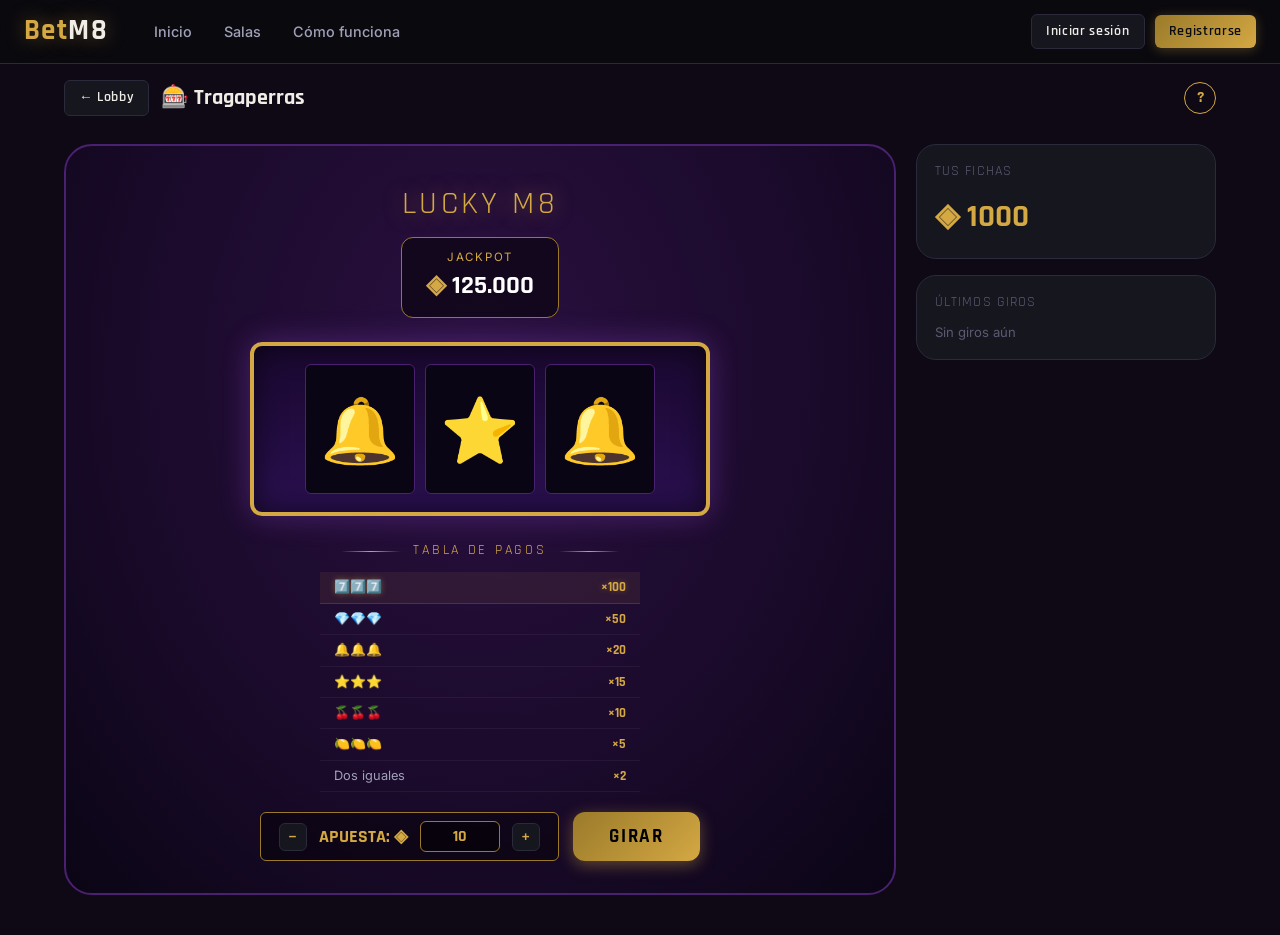
<file: frontend/slots.html>
<!DOCTYPE html>
<html lang="es">
<head>
<meta charset="UTF-8">
<meta name="viewport" content="width=device-width, initial-scale=1.0">
<title>Tragaperras — BetM8</title>
<link rel="stylesheet" href="css/global.css">
<style>
body { background:#0f0815; }
.game-layout { display:grid; grid-template-columns:1fr 300px; gap:20px; padding:20px 0 40px; align-items:start; }
.slots-area {
  background: radial-gradient(ellipse at 50% 30%, #2a1040 0%, #1a0a2a 60%, #0a0515 100%);
  border: 2px solid #4a2070;
  border-radius: var(--radius-xl);
  padding:32px 28px;
  text-align:center;
}
.slots-title {
  font-family: var(--font-display);
  font-size: 2rem;
  color: var(--gold);
  text-shadow: 0 0 20px rgba(212,168,67,0.5);
  margin-bottom: 8px;
  letter-spacing: 0.1em;
}
.jackpot {
  background: rgba(0,0,0,0.5);
  border: 1px solid var(--gold-dark);
  border-radius: var(--radius-md);
  padding: 10px 24px;
  display: inline-flex;
  flex-direction: column;
  margin-bottom: 24px;
}
.jackpot-label { font-size: 0.72rem; color: var(--gold); letter-spacing: 0.15em; text-transform: uppercase; }
.jackpot-amount { font-family: var(--font-display); font-size: 1.6rem; font-weight: 700; color: #fff; }
.jackpot-amount::before { content: '◈ '; color: var(--gold); }

.reels-frame {
  background: linear-gradient(180deg, #1a0830 0%, #2a1050 100%);
  border: 4px solid var(--gold);
  border-radius: var(--radius-md);
  padding: 18px;
  display: flex;
  gap: 10px;
  justify-content: center;
  margin: 0 auto 24px;
  max-width: 460px;
  box-shadow: inset 0 0 30px rgba(0,0,0,0.6), 0 0 30px rgba(168,85,247,0.3);
}
.reel {
  background: #0a0515;
  border: 1px solid #4a2070;
  border-radius: var(--radius-sm);
  width: 110px; height: 130px;
  overflow: hidden;
  position: relative;
}
.reel-strip {
  display: flex;
  flex-direction: column;
  transition: transform 2s cubic-bezier(0.17, 0.67, 0.21, 1);
}
.reel-symbol {
  height: 130px;
  display: flex; align-items: center; justify-content: center;
  font-size: 4rem;
  flex-shrink: 0;
}

.paytable {
  max-width: 320px;
  margin: 0 auto 20px;
  border-collapse: collapse;
}
.paytable-title {
  font-family: var(--font-display);
  font-size: 0.85rem;
  color: var(--gold);
  text-transform: uppercase;
  letter-spacing: 0.2em;
  text-align: center;
  margin-bottom: 10px;
  display: flex;
  align-items: center;
  justify-content: center;
  gap: 12px;
}
.paytable-title::before,
.paytable-title::after {
  content: '';
  flex: 1;
  max-width: 60px;
  height: 1px;
  background: linear-gradient(90deg, transparent, var(--gold), transparent);
}
.paytable td {
  padding: 5px 14px;
  font-size: 0.8rem;
  color: var(--text-secondary);
  border-bottom: 1px solid rgba(255,255,255,0.05);
}
.paytable td:first-child { text-align: left; }
.paytable td:last-child { text-align: right; font-family: var(--font-display); font-weight: 700; color: var(--gold); }
.paytable tr.jackpot-row td {
  color: var(--gold);
  background: rgba(212,168,67,0.08);
  border-bottom: 1px solid rgba(212,168,67,0.25);
  font-weight: 700;
  text-shadow: 0 0 6px rgba(212,168,67,0.4);
}

.bet-controls {
  display: flex; gap: 14px; justify-content: center; align-items: center; flex-wrap: wrap;
}
.bet-display-slots {
  background: rgba(0,0,0,0.4);
  border: 1px solid var(--gold-dark);
  border-radius: var(--radius-sm);
  padding: 8px 18px;
  font-family: var(--font-display);
  font-size: 1.1rem;
  font-weight: 700;
  color: var(--gold);
  display: flex; align-items: center; gap: 12px;
}
.bet-step-btn {
  background: var(--bg-card);
  border: 1px solid var(--border);
  color: var(--gold);
  width: 28px; height: 28px;
  border-radius: var(--radius-sm);
  cursor: pointer;
  font-weight: 700;
}
.bet-input {
  background: rgba(0,0,0,0.5);
  border: 1px solid var(--gold-dark);
  border-radius: var(--radius-sm);
  color: var(--gold);
  font-family: var(--font-display);
  font-size: 1rem;
  font-weight: 700;
  width: 80px;
  padding: 4px 8px;
  text-align: center;
  -moz-appearance: textfield;
}
.bet-input::-webkit-outer-spin-button,
.bet-input::-webkit-inner-spin-button { -webkit-appearance: none; margin: 0; }

.spin-btn-big {
  font-family: var(--font-display);
  font-size: 1.2rem;
  padding: 12px 36px;
  background: linear-gradient(135deg, var(--gold-dark), var(--gold));
  color: #000;
  border: none;
  border-radius: var(--radius-md);
  cursor: pointer;
  font-weight: 700;
  letter-spacing: 0.1em;
  box-shadow: 0 4px 16px rgba(212,168,67,0.4);
}
.spin-btn-big:hover { box-shadow: 0 0 24px rgba(212,168,67,0.6); }
.spin-btn-big:disabled { opacity: 0.5; cursor: not-allowed; }

.win-banner {
  position: fixed;
  top: 50%; left: 50%;
  transform: translate(-50%, -50%);
  background: var(--bg-card);
  border: 2px solid var(--gold);
  border-radius: var(--radius-xl);
  padding: 32px 48px;
  text-align: center;
  z-index: 200;
  box-shadow: 0 0 60px rgba(212,168,67,0.6);
  display: none;
}
.win-banner.show { display: block; animation: winPop 0.4s ease; }
@keyframes winPop {
  from { transform: translate(-50%,-50%) scale(0.6); opacity: 0; }
  to   { transform: translate(-50%,-50%) scale(1); opacity: 1; }
}
.win-banner h2 {
  font-family: var(--font-display);
  font-size: 2.5rem;
  color: var(--gold);
  text-shadow: 0 0 24px rgba(212,168,67,0.6);
  margin-bottom: 6px;
}

.side-panel { display:flex; flex-direction:column; gap:16px; }
.info-card { background: var(--bg-card); border: 1px solid var(--border); border-radius: var(--radius-lg); padding: 16px 18px; }
.info-card-title { font-family: var(--font-display); font-size: 0.85rem; color: var(--text-muted); text-transform: uppercase; letter-spacing: 0.08em; margin-bottom: 8px; }

@media (max-width: 768px) { .game-layout { grid-template-columns: 1fr; } }
.help-btn {
  width: 32px; height: 32px;
  border-radius: 50%;
  border: 1px solid var(--gold);
  background: transparent;
  color: var(--gold);
  font-family: var(--font-display);
  font-size: 1rem;
  font-weight: 700;
  cursor: pointer;
  transition: background 0.15s;
}
.help-btn:hover { background: var(--gold-glow); }
.help-modal-overlay {
  position: fixed; inset: 0;
  background: rgba(0,0,0,0.7);
  backdrop-filter: blur(4px);
  display: none; align-items: center; justify-content: center;
  z-index: 300;
}
.help-modal-overlay.show { display: flex; }
.help-modal {
  background: var(--bg-card);
  border: 1px solid var(--border);
  border-radius: var(--radius-xl);
  padding: 28px 32px;
  max-width: 480px;
  width: 90%;
  position: relative;
  max-height: 80vh;
  overflow-y: auto;
}
.help-modal-title {
  font-family: var(--font-display);
  font-size: 1.2rem;
  color: var(--gold);
  margin-bottom: 14px;
}
.help-modal-body {
  font-size: 0.88rem;
  color: var(--text-secondary);
  line-height: 1.6;
}
.help-modal-close {
  position: absolute;
  top: 12px; right: 16px;
  background: none; border: none;
  color: var(--text-muted);
  font-size: 1.4rem;
  cursor: pointer;
}
.help-modal-close:hover { color: #fff; }
</style>
</head>
<body>
<nav class="navbar" id="betm8-nav"></nav>
<div class="container">
<div style="padding:16px 0 8px;display:flex;align-items:center;gap:12px;flex-wrap:wrap">
<a href="lobby.html" class="btn btn-ghost btn-sm">← Lobby</a>
<div style="font-family:var(--font-display);font-size:1.4rem;font-weight:700;white-space:nowrap">🎰 Tragaperras</div>
<div id="room-info-bar" style="margin-left:auto"></div>
<button class="help-btn" onclick="document.getElementById('help-modal').classList.add('show')">?</button>
</div>

<div class="game-layout">
<div>
<div class="slots-area">
<div class="slots-title">LUCKY M8</div>
<div class="jackpot">
<span class="jackpot-label">Jackpot</span>
<span class="jackpot-amount" id="jackpot-amount">125.000</span>
</div>

<div class="reels-frame">
<div class="reel"><div class="reel-strip" id="reel-0"></div></div>
<div class="reel"><div class="reel-strip" id="reel-1"></div></div>
<div class="reel"><div class="reel-strip" id="reel-2"></div></div>
</div>

<div class="paytable-title">Tabla de pagos</div>
<table class="paytable">
<tr class="jackpot-row"><td>7️⃣7️⃣7️⃣</td><td>×100</td></tr>
<tr><td>💎💎💎</td><td>×50</td></tr>
<tr><td>🔔🔔🔔</td><td>×20</td></tr>
<tr><td>⭐⭐⭐</td><td>×15</td></tr>
<tr><td>🍒🍒🍒</td><td>×10</td></tr>
<tr><td>🍋🍋🍋</td><td>×5</td></tr>
<tr><td>Dos iguales</td><td>×2</td></tr>
</table>

<div class="bet-controls">
<div class="bet-display-slots">
<button class="bet-step-btn" onclick="changeBet(-10)">−</button>
APUESTA: ◈ <input type="number" class="bet-input" id="bet-input" value="10" min="10" max="1000" step="10" oninput="onBetInput()" onchange="onBetInput()">
<button class="bet-step-btn" onclick="changeBet(10)">+</button>
</div>
<button class="spin-btn-big" id="spin-btn" onclick="spinReels()">GIRAR</button>
</div>
</div>
</div>

<div class="side-panel">
<div class="info-card">
<div class="info-card-title">Tus fichas</div>
<div style="font-family:var(--font-display);font-size:2rem;font-weight:700;color:var(--gold)">◈ <span id="balance-display">0</span></div>
</div>
<div class="info-card">
<div class="info-card-title">Últimos giros</div>
<div id="spin-history" style="font-size:0.82rem;color:var(--text-muted)">Sin giros aún</div>
</div>
<a href="gestion-sala.html" id="host-link" class="btn btn-outline btn-sm" style="display:none;text-align:center">Panel de anfitrión</a>
</div>
</div>
</div>

<div class="win-banner" id="win-banner">
<h2 id="win-title">¡GANAS!</h2>
<div style="font-family:var(--font-display);font-size:1.6rem;color:#fff" id="win-amount">+◈ 0</div>
<button class="btn btn-primary" style="margin-top:14px" onclick="document.getElementById('win-banner').classList.remove('show')">Continuar</button>
</div>

<div class="help-modal-overlay" id="help-modal">
<div class="help-modal">
<button class="help-modal-close" onclick="document.getElementById('help-modal').classList.remove('show')">&times;</button>
<div class="help-modal-title">Cómo jugar — Tragaperras</div>
<div class="help-modal-body">Elige tu apuesta y pulsa Girar. Los 3 rodillos giran y si coinciden símbolos en la línea central ganas. 3 iguales paga según la tabla de pagos. 2 iguales paga ×2. El jackpot se activa con tres 7️⃣.</div>
</div>
</div>

<script src="js/app.js"></script>
<script>
const SYMBOLS = ['🍒','🍋','🔔','💎','7️⃣','⭐'];
const PAYOUTS = { '7️⃣':100, '💎':50, '🔔':20, '🍒':10, '🍋':5, '⭐':15 };

let balance = 0, bet = 10, jackpot = 125000;
let history = [];

const params = new URLSearchParams(window.location.search);
const roomId = params.get('room');

async function init() {
  const user = BetM8.getUser();
  balance = user ? (user.coins || 1000) : 1000;
  if (roomId) {
    // Intentamos API, si falla usamos localStorage
    const room = await BetM8.getRoom(roomId);
    if (room) {
      const jugadores = room.jugadores || room.players || [];
      const me = jugadores.find(p => (p.usuario_id || p.id) === user?.id);
      if (me) balance = me.fichas || me.coins || balance;
      document.getElementById('room-info-bar').innerHTML = `<span class="badge badge-blue">${room.nombre || room.name}</span>`;
      const hostId = room.host_id || room.hostId;
      if (hostId === user?.id) {
        const hl = document.getElementById('host-link');
        hl.href = 'gestion-sala.html?room=' + roomId;
        hl.style.display = 'block';
      }
    }
  }
  updateBalance();
  buildReels();
}

function buildReels() {
  for (let i = 0; i < 3; i++) {
    const reel = document.getElementById('reel-' + i);
    let html = '';
    for (let j = 0; j < 30; j++) {
      html += `<div class="reel-symbol">${SYMBOLS[Math.floor(Math.random()*SYMBOLS.length)]}</div>`;
    }
    reel.innerHTML = html;
    reel.style.transform = 'translateY(0)';
  }
}

function changeBet(delta) {
  bet = Math.max(10, Math.min(balance, bet + delta));
  document.getElementById('bet-input').value = bet;
}

function onBetInput() {
  const input = document.getElementById('bet-input');
  let val = parseInt(input.value, 10);
  if (isNaN(val) || val < 10) val = 10;
  if (val > balance) val = balance;
  val = Math.round(val / 10) * 10;
  bet = val;
  input.value = bet;
}

function updateBalance() {
  document.getElementById('balance-display').textContent = balance.toLocaleString('es-ES');
  const input = document.getElementById('bet-input');
  input.max = balance;
  if (bet > balance) { bet = Math.max(10, balance); input.value = bet; }
}

function spinReels() {
  onBetInput();
  if (bet > balance) { BetM8.toast('Fichas insuficientes', 'warning'); return; }
  if (balance <= 0) { BetM8.toast('No te quedan fichas', 'warning'); return; }
  balance -= bet;
  jackpot += Math.floor(bet * 0.1);
  document.getElementById('jackpot-amount').textContent = jackpot.toLocaleString('es-ES');
  updateBalance();
  saveBalance();
  document.getElementById('spin-btn').disabled = true;

  const result = [SYMBOLS[Math.floor(Math.random()*SYMBOLS.length)], SYMBOLS[Math.floor(Math.random()*SYMBOLS.length)], SYMBOLS[Math.floor(Math.random()*SYMBOLS.length)]];

  for (let i = 0; i < 3; i++) {
    const reel = document.getElementById('reel-' + i);
    let html = '';
    for (let j = 0; j < 25; j++) {
      html += `<div class="reel-symbol">${SYMBOLS[Math.floor(Math.random()*SYMBOLS.length)]}</div>`;
    }
    html += `<div class="reel-symbol">${result[i]}</div>`;
    reel.innerHTML = html;
    reel.style.transition = 'none';
    reel.style.transform = 'translateY(0)';
    setTimeout(() => {
      reel.style.transition = `transform ${1.6 + i*0.4}s cubic-bezier(0.17,0.67,0.21,1)`;
      reel.style.transform = `translateY(-${25 * 130}px)`;
    }, 30);
  }

  setTimeout(() => {
    resolveSpin(result);
  }, 2200);
}

function resolveSpin(result) {
  bet = parseInt(document.getElementById('bet-input').value, 10) || 10;
  let win = 0, label = '';
  if (result[0] === result[1] && result[1] === result[2]) {
    if (result[0] === '7️⃣') {
      win = jackpot;
      label = '¡JACKPOT!';
      jackpot = 100000;
    } else {
      win = bet * (PAYOUTS[result[0]] || 5);
      label = '¡TRIPLE ' + result[0] + '!';
    }
  } else if (result[0] === result[1] || result[1] === result[2] || result[0] === result[2]) {
    win = bet * 2;
    label = 'Doble';
  }

  console.log('bet:', bet, 'resultado:', result, 'win:', win, 'balance antes:', balance);
  if (win > 0) {
    balance += win;
    document.getElementById('win-title').textContent = label;
    document.getElementById('win-amount').textContent = '+◈ ' + win.toLocaleString('es-ES');
    document.getElementById('win-banner').classList.add('show');
  }

  history.unshift({ result, win });
  if (history.length > 8) history.pop();
  document.getElementById('spin-history').innerHTML = history.map(h =>
    `<div style="display:flex;justify-content:space-between;padding:4px 0">
      <span>${h.result.join(' ')}</span>
      <span style="color:${h.win>0?'var(--neon-green)':'var(--text-muted)'};font-weight:600">${h.win>0?'+':''}${h.win}</span>
    </div>`).join('');

  updateBalance();
  saveBalance();
  document.getElementById('jackpot-amount').textContent = jackpot.toLocaleString('es-ES');
  document.getElementById('spin-btn').disabled = false;
}

async function saveBalance() {
  const user = BetM8.getUser();
  if (!user) return;
  user.coins = balance;
  BetM8.setUser(user);
  BetM8.syncCoinsToServer(balance);
  if (roomId) {
    const room = await BetM8.getRoom(roomId);
    if (room) {
      const jugadores = room.jugadores || room.players || [];
      const me = jugadores.find(p => (p.usuario_id || p.id) === user.id);
      if (me) { me.fichas = balance; me.coins = balance; BetM8.updateRoom(roomId, { players: jugadores }); }
    }
  }
  BetM8.renderNavbar();
}

document.addEventListener('DOMContentLoaded', init);

document.getElementById('help-modal').addEventListener('click', function(e) {
  if (e.target === this) this.classList.remove('show');
});
</script>
</body>
</html>
</file>
<file: frontend/css/global.css>
/* ============================================
   BetM8 — Global Design System
   Dark / Gold / Neon aesthetic
   ============================================ */

@import url('https://fonts.googleapis.com/css2?family=Rajdhani:wght@400;500;600;700&family=Inter:wght@300;400;500;600&display=swap');

:root {
  /* Colors */
  --bg-base:        #0a0a0f;
  --bg-surface:     #111118;
  --bg-card:        #16161f;
  --bg-card-hover:  #1e1e2a;
  --bg-input:       #1a1a24;
  --border:         #2a2a3a;
  --border-light:   #3a3a50;

  --gold:           #d4a843;
  --gold-light:     #f0c060;
  --gold-dark:      #9a7a2a;
  --gold-glow:      rgba(212, 168, 67, 0.15);

  --neon-green:     #00ff9d;
  --neon-blue:      #00cfff;
  --neon-purple:    #a855f7;
  --neon-red:       #ff4466;

  --text-primary:   #f0ede6;
  --text-secondary: #a0a0b8;
  --text-muted:     #5a5a72;
  --text-gold:      #d4a843;

  --success:        #00c97a;
  --danger:         #ff3355;
  --warning:        #f5a623;

  /* Typography */
  --font-display:   'Rajdhani', sans-serif;
  --font-body:      'Inter', sans-serif;

  /* Spacing */
  --radius-sm:      6px;
  --radius-md:      12px;
  --radius-lg:      20px;
  --radius-xl:      28px;

  /* Shadows */
  --shadow-gold:    0 0 20px rgba(212, 168, 67, 0.3);
  --shadow-card:    0 4px 24px rgba(0, 0, 0, 0.4);
  --shadow-input:   0 2px 8px rgba(0, 0, 0, 0.3);
}

*, *::before, *::after { box-sizing: border-box; margin: 0; padding: 0; }

html { scroll-behavior: smooth; }

body {
  font-family: var(--font-body);
  background: var(--bg-base);
  color: var(--text-primary);
  min-height: 100vh;
  overflow-x: hidden;
  line-height: 1.6;
}

/* ---- TYPOGRAPHY ---- */
h1, h2, h3, h4, h5, h6 {
  font-family: var(--font-display);
  font-weight: 700;
  letter-spacing: 0.03em;
  line-height: 1.15;
}

.display { font-size: clamp(2.5rem, 6vw, 5rem); }
.h1 { font-size: clamp(2rem, 4vw, 3.5rem); }
.h2 { font-size: clamp(1.5rem, 3vw, 2.5rem); }
.h3 { font-size: clamp(1.2rem, 2vw, 1.8rem); }

.gold { color: var(--gold); }
.neon-green { color: var(--neon-green); }
.neon-blue { color: var(--neon-blue); }
.muted { color: var(--text-secondary); }

/* ---- LAYOUT ---- */
.container {
  max-width: 1200px;
  margin: 0 auto;
  padding: 0 24px;
}

.container-wide {
  max-width: 1400px;
  margin: 0 auto;
  padding: 0 24px;
}

/* ---- NAVBAR ---- */
.navbar {
  position: sticky;
  top: 0;
  z-index: 100;
  background: rgba(10, 10, 15, 0.92);
  backdrop-filter: blur(16px);
  border-bottom: 1px solid var(--border);
  padding: 0 24px;
  height: 64px;
  display: flex;
  align-items: center;
  gap: 32px;
}

.navbar-brand {
  font-family: var(--font-display);
  font-size: 1.8rem;
  font-weight: 700;
  color: var(--gold);
  text-decoration: none;
  letter-spacing: 0.05em;
  text-shadow: 0 0 20px rgba(212,168,67,0.4);
  flex-shrink: 0;
}

.navbar-brand span { color: var(--text-primary); }

.navbar-nav {
  display: flex;
  gap: 4px;
  align-items: center;
  list-style: none;
  flex: 1;
}

.navbar-nav a {
  color: var(--text-secondary);
  text-decoration: none;
  font-size: 0.9rem;
  font-weight: 500;
  padding: 8px 14px;
  border-radius: var(--radius-sm);
  transition: color 0.2s, background 0.2s;
}

.navbar-nav a:hover,
.navbar-nav a.active {
  color: var(--text-primary);
  background: var(--bg-card);
}

.navbar-nav a.active { color: var(--gold); }

.navbar-actions {
  display: flex;
  gap: 10px;
  align-items: center;
  margin-left: auto;
}

.navbar-coins {
  display: flex;
  align-items: center;
  gap: 6px;
  background: var(--bg-card);
  border: 1px solid var(--border);
  border-radius: var(--radius-sm);
  padding: 6px 12px;
  font-size: 0.85rem;
  font-weight: 600;
  color: var(--gold);
}

.navbar-coins::before { content: '◈'; font-size: 1rem; }

.navbar-avatar {
  width: 36px;
  height: 36px;
  border-radius: 50%;
  background: linear-gradient(135deg, var(--gold-dark), var(--gold));
  display: flex;
  align-items: center;
  justify-content: center;
  font-size: 0.8rem;
  font-weight: 700;
  color: var(--bg-base);
  cursor: pointer;
  border: 2px solid var(--gold);
  transition: box-shadow 0.2s;
}

.navbar-avatar:hover { box-shadow: var(--shadow-gold); }

.navbar-user-wrap {
  position: relative;
}

.navbar-dropdown {
  display: none;
  position: absolute;
  top: calc(100% + 8px);
  right: 0;
  background: var(--bg-card);
  border: 1px solid var(--border);
  border-radius: var(--radius-md);
  min-width: 170px;
  box-shadow: 0 12px 40px rgba(0,0,0,0.5);
  z-index: 500;
  overflow: hidden;
}

.navbar-dropdown.open { display: block; }

.navbar-dropdown-item {
  display: flex;
  align-items: center;
  gap: 10px;
  padding: 11px 16px;
  font-size: 0.88rem;
  color: var(--text-secondary);
  cursor: pointer;
  transition: background 0.12s, color 0.12s;
  border: none;
  background: none;
  width: 100%;
  font-family: var(--font-body);
  text-align: left;
}

.navbar-dropdown-item:hover {
  background: var(--bg-surface);
  color: var(--text-primary);
}

.navbar-dropdown-item.danger:hover {
  background: rgba(255,51,85,0.08);
  color: var(--neon-red);
}

.navbar-dropdown-sep {
  height: 1px;
  background: var(--border);
  margin: 0;
}

/* Mobile hamburger */
.navbar-toggle {
  display: none;
  background: none;
  border: 1px solid var(--border);
  color: var(--text-primary);
  width: 36px;
  height: 36px;
  border-radius: var(--radius-sm);
  cursor: pointer;
  font-size: 1.2rem;
  align-items: center;
  justify-content: center;
}

/* ---- BUTTONS ---- */
.btn {
  display: inline-flex;
  align-items: center;
  justify-content: center;
  gap: 8px;
  font-family: var(--font-display);
  font-weight: 600;
  font-size: 1rem;
  letter-spacing: 0.05em;
  border: none;
  border-radius: var(--radius-sm);
  cursor: pointer;
  transition: all 0.2s;
  text-decoration: none;
  white-space: nowrap;
  padding: 10px 22px;
}

.btn-primary {
  background: linear-gradient(135deg, var(--gold-dark), var(--gold));
  color: var(--bg-base);
  box-shadow: 0 2px 12px rgba(212,168,67,0.3);
}
.btn-primary:hover {
  background: linear-gradient(135deg, var(--gold), var(--gold-light));
  box-shadow: var(--shadow-gold);
  transform: translateY(-1px);
}

.btn-outline {
  background: transparent;
  color: var(--gold);
  border: 1px solid var(--gold);
}
.btn-outline:hover {
  background: var(--gold-glow);
  box-shadow: var(--shadow-gold);
}

.btn-ghost {
  background: var(--bg-card);
  color: var(--text-primary);
  border: 1px solid var(--border);
}
.btn-ghost:hover { background: var(--bg-card-hover); border-color: var(--border-light); }

.btn-danger {
  background: rgba(255,51,85,0.15);
  color: var(--neon-red);
  border: 1px solid rgba(255,51,85,0.3);
}
.btn-danger:hover { background: rgba(255,51,85,0.25); }

.btn-success {
  background: rgba(0,201,122,0.15);
  color: var(--neon-green);
  border: 1px solid rgba(0,201,122,0.3);
}
.btn-success:hover { background: rgba(0,201,122,0.25); }

.btn-sm { padding: 6px 14px; font-size: 0.85rem; }
.btn-lg { padding: 14px 32px; font-size: 1.15rem; }
.btn-full { width: 100%; }
.btn:disabled { opacity: 0.4; cursor: not-allowed; transform: none !important; }

/* ---- CARDS ---- */
.card {
  background: var(--bg-card);
  border: 1px solid var(--border);
  border-radius: var(--radius-md);
  padding: 24px;
  transition: border-color 0.2s, box-shadow 0.2s;
}

.card:hover { border-color: var(--border-light); }
.card-gold { border-color: var(--gold-dark); }
.card-gold:hover { border-color: var(--gold); box-shadow: var(--shadow-gold); }

/* ---- FORMS ---- */
.form-group { display: flex; flex-direction: column; gap: 6px; }

.form-label {
  font-size: 0.85rem;
  font-weight: 500;
  color: var(--text-secondary);
  letter-spacing: 0.05em;
  text-transform: uppercase;
}

.form-control {
  background: var(--bg-input);
  border: 1px solid var(--border);
  border-radius: var(--radius-sm);
  color: var(--text-primary);
  font-family: var(--font-body);
  font-size: 0.95rem;
  padding: 10px 14px;
  transition: border-color 0.2s, box-shadow 0.2s;
  width: 100%;
}

.form-control:focus {
  outline: none;
  border-color: var(--gold-dark);
  box-shadow: 0 0 0 3px rgba(212,168,67,0.1);
}

.form-control::placeholder { color: var(--text-muted); }

select.form-control { cursor: pointer; }

/* ---- BADGE ---- */
.badge {
  display: inline-flex;
  align-items: center;
  gap: 4px;
  font-size: 0.75rem;
  font-weight: 600;
  padding: 3px 10px;
  border-radius: 999px;
  letter-spacing: 0.04em;
  text-transform: uppercase;
}
.badge-gold { background: rgba(212,168,67,0.15); color: var(--gold); border: 1px solid rgba(212,168,67,0.3); }
.badge-green { background: rgba(0,255,157,0.1); color: var(--neon-green); border: 1px solid rgba(0,255,157,0.3); }
.badge-blue { background: rgba(0,207,255,0.1); color: var(--neon-blue); border: 1px solid rgba(0,207,255,0.3); }
.badge-red { background: rgba(255,68,102,0.1); color: var(--neon-red); border: 1px solid rgba(255,68,102,0.3); }
.badge-purple { background: rgba(168,85,247,0.1); color: var(--neon-purple); border: 1px solid rgba(168,85,247,0.3); }

/* ---- DIVIDER ---- */
.divider {
  height: 1px;
  background: var(--border);
  margin: 24px 0;
}

.divider-text {
  display: flex;
  align-items: center;
  gap: 12px;
  color: var(--text-muted);
  font-size: 0.85rem;
  margin: 20px 0;
}
.divider-text::before,
.divider-text::after {
  content: '';
  flex: 1;
  height: 1px;
  background: var(--border);
}

/* ---- TOAST NOTIFICATIONS ---- */
.toast-container {
  position: fixed;
  top: 80px;
  right: 24px;
  z-index: 9999;
  display: flex;
  flex-direction: column;
  gap: 8px;
}

.toast {
  background: var(--bg-card);
  border: 1px solid var(--border);
  border-radius: var(--radius-md);
  padding: 14px 18px;
  display: flex;
  align-items: center;
  gap: 10px;
  min-width: 280px;
  max-width: 400px;
  box-shadow: var(--shadow-card);
  animation: slideIn 0.3s ease;
  font-size: 0.9rem;
}

.toast.success { border-left: 3px solid var(--neon-green); }
.toast.error { border-left: 3px solid var(--neon-red); }
.toast.warning { border-left: 3px solid var(--warning); }
.toast.info { border-left: 3px solid var(--neon-blue); }

@keyframes slideIn {
  from { transform: translateX(120%); opacity: 0; }
  to   { transform: translateX(0);    opacity: 1; }
}

/* ---- SCROLLBAR ---- */
::-webkit-scrollbar { width: 6px; height: 6px; }
::-webkit-scrollbar-track { background: var(--bg-base); }
::-webkit-scrollbar-thumb { background: var(--border-light); border-radius: 3px; }
::-webkit-scrollbar-thumb:hover { background: var(--gold-dark); }

/* ---- PAGE HEADER ---- */
.page-header {
  padding: 48px 0 32px;
  border-bottom: 1px solid var(--border);
  margin-bottom: 40px;
}

.page-header h1 {
  font-family: var(--font-display);
  font-size: 2.2rem;
  color: var(--text-primary);
  margin-bottom: 6px;
}

.page-header p { color: var(--text-secondary); font-size: 1rem; }

/* ---- TABLES ---- */
.table-wrapper { overflow-x: auto; }

table {
  width: 100%;
  border-collapse: collapse;
  font-size: 0.9rem;
}

thead tr {
  border-bottom: 1px solid var(--border);
}

thead th {
  font-family: var(--font-display);
  font-weight: 600;
  text-align: left;
  padding: 10px 16px;
  color: var(--text-muted);
  font-size: 0.8rem;
  letter-spacing: 0.08em;
  text-transform: uppercase;
}

tbody tr {
  border-bottom: 1px solid rgba(42,42,58,0.5);
  transition: background 0.15s;
}

tbody tr:hover { background: var(--bg-card-hover); }

tbody td { padding: 12px 16px; color: var(--text-primary); }

/* ---- CHIP / COIN ---- */
.chip {
  display: inline-flex;
  align-items: center;
  gap: 5px;
  font-weight: 600;
  color: var(--gold);
}
.chip::before { content: '◈'; }

/* ---- RESPONSIVE ---- */
@media (max-width: 768px) {
  .navbar { gap: 16px; }
  .navbar-nav { display: none; }
  .navbar-nav.open {
    display: flex;
    flex-direction: column;
    position: absolute;
    top: 64px;
    left: 0;
    right: 0;
    background: var(--bg-surface);
    border-bottom: 1px solid var(--border);
    padding: 12px;
    gap: 4px;
  }
  .navbar-toggle { display: flex; }
  .container, .container-wide { padding: 0 16px; }
}
</file>
